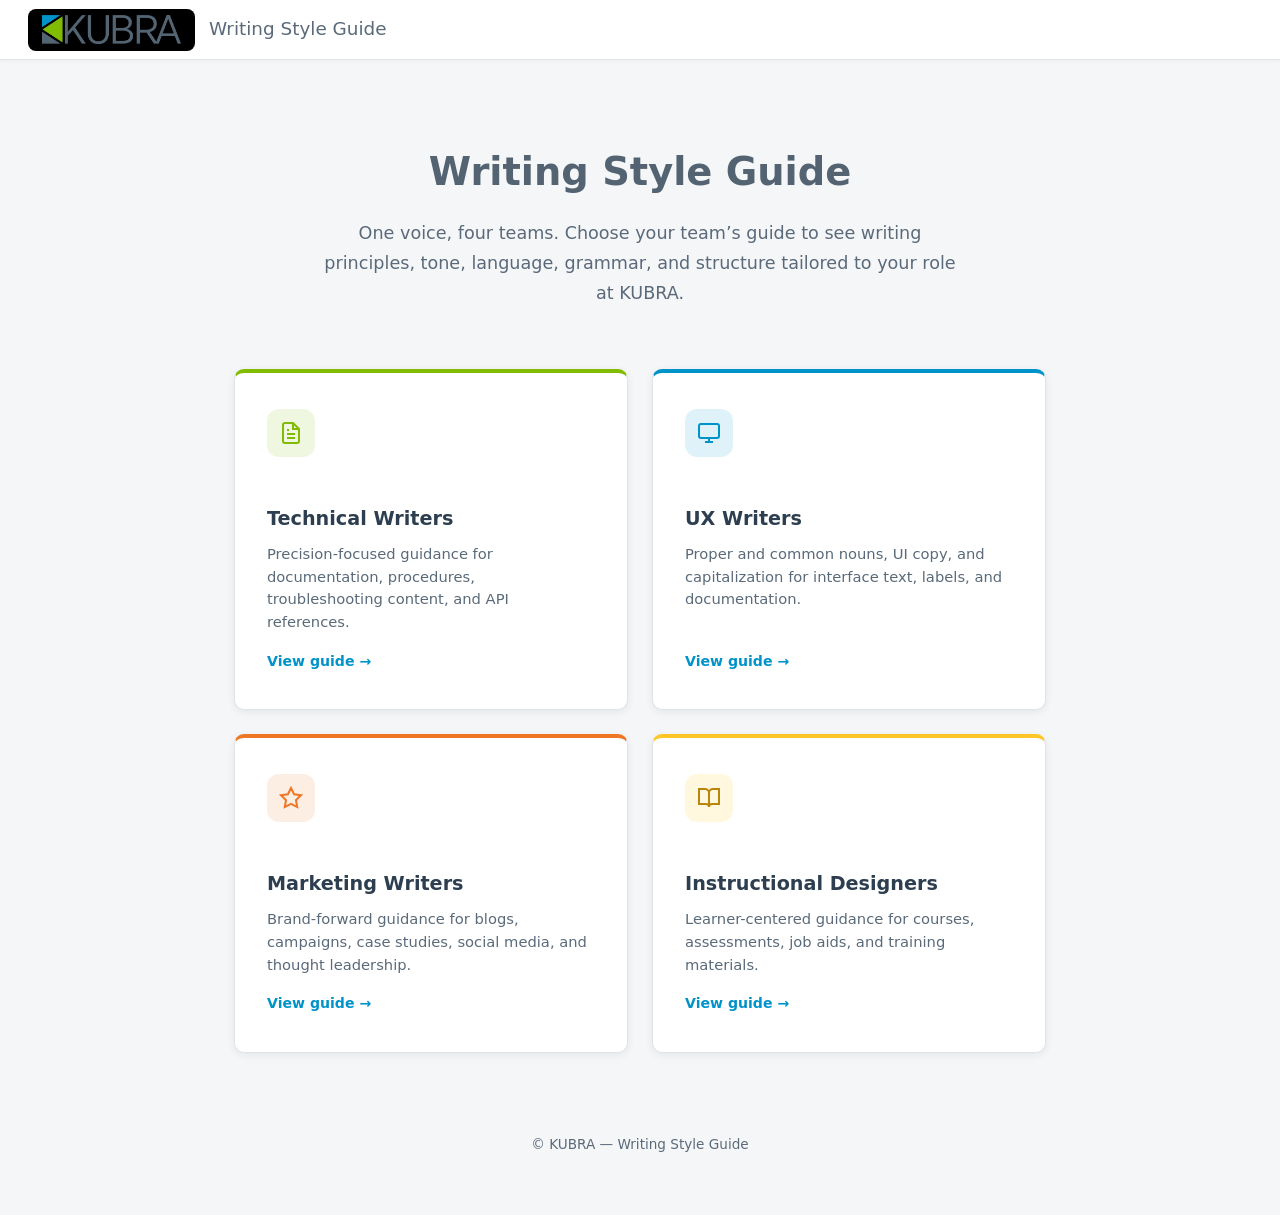
<file: index.html>
<!DOCTYPE html>
<html lang="en">
<head>
    <meta charset="UTF-8" />
    <meta name="viewport" content="width=device-width, initial-scale=1.0" />
    <title>KUBRA Writing Style Guide</title>
    <link rel="stylesheet" href="style.css" />
</head>
<body class="hub-body">
    <header class="hub-header">
        <div class="hub-header__logo">
            <span class="brand-logo-wrap">
                <img class="brand-logo" src="images/kubra-logo.png" alt="KUBRA" width="140" height="36" />
            </span>
            <span class="hub-header__title"><em>Writing Style Guide</em></span>
        </div>
    </header>

    <section class="hub-hero">
        <h1>Writing Style Guide</h1>
        <p>One voice, four teams. Choose your team&rsquo;s guide to see writing principles, tone, language, grammar, and structure tailored to your role at KUBRA.</p>
    </section>

    <div class="hub-grid">
        <a href="tw.html" class="hub-card hub-card--tw">
            <div class="hub-card__icon">
                <svg width="24" height="24" viewBox="0 0 24 24" fill="none" stroke="currentColor" stroke-width="2"><path d="M14 2H6a2 2 0 0 0-2 2v16a2 2 0 0 0 2 2h12a2 2 0 0 0 2-2V8z"/><polyline points="14 2 14 8 20 8"/><line x1="16" y1="13" x2="8" y2="13"/><line x1="16" y1="17" x2="8" y2="17"/><polyline points="10 9 9 9 8 9"/></svg>
            </div>
            <h2>Technical Writers</h2>
            <p>Precision-focused guidance for documentation, procedures, troubleshooting content, and API references.</p>
            <span class="hub-card__link">View guide &rarr;</span>
        </a>

        <a href="ux.html" class="hub-card hub-card--ux">
            <div class="hub-card__icon">
                <svg width="24" height="24" viewBox="0 0 24 24" fill="none" stroke="currentColor" stroke-width="2"><rect x="2" y="3" width="20" height="14" rx="2" ry="2"/><line x1="8" y1="21" x2="16" y2="21"/><line x1="12" y1="17" x2="12" y2="21"/></svg>
            </div>
            <h2>UX Writers</h2>
            <p>Proper and common nouns, UI copy, and capitalization for interface text, labels, and documentation.</p>
            <span class="hub-card__link">View guide &rarr;</span>
        </a>

        <a href="mktg.html" class="hub-card hub-card--mktg">
            <div class="hub-card__icon">
                <svg width="24" height="24" viewBox="0 0 24 24" fill="none" stroke="currentColor" stroke-width="2"><polygon points="12 2 15.09 8.26 22 9.27 17 14.14 18.18 21.02 12 17.77 5.82 21.02 7 14.14 2 9.27 8.91 8.26 12 2"/></svg>
            </div>
            <h2>Marketing Writers</h2>
            <p>Brand-forward guidance for blogs, campaigns, case studies, social media, and thought leadership.</p>
            <span class="hub-card__link">View guide &rarr;</span>
        </a>

        <a href="id.html" class="hub-card hub-card--id">
            <div class="hub-card__icon">
                <svg width="24" height="24" viewBox="0 0 24 24" fill="none" stroke="currentColor" stroke-width="2"><path d="M2 3h6a4 4 0 0 1 4 4v14a3 3 0 0 0-3-3H2z"/><path d="M22 3h-6a4 4 0 0 0-4 4v14a3 3 0 0 1 3-3h7z"/></svg>
            </div>
            <h2>Instructional Designers</h2>
            <p>Learner-centered guidance for courses, assessments, job aids, and training materials.</p>
            <span class="hub-card__link">View guide &rarr;</span>
        </a>
    </div>

    <footer class="hub-footer">
        <p>&copy; KUBRA &mdash; Writing Style Guide</p>
    </footer>
</body>
</html>
</file>
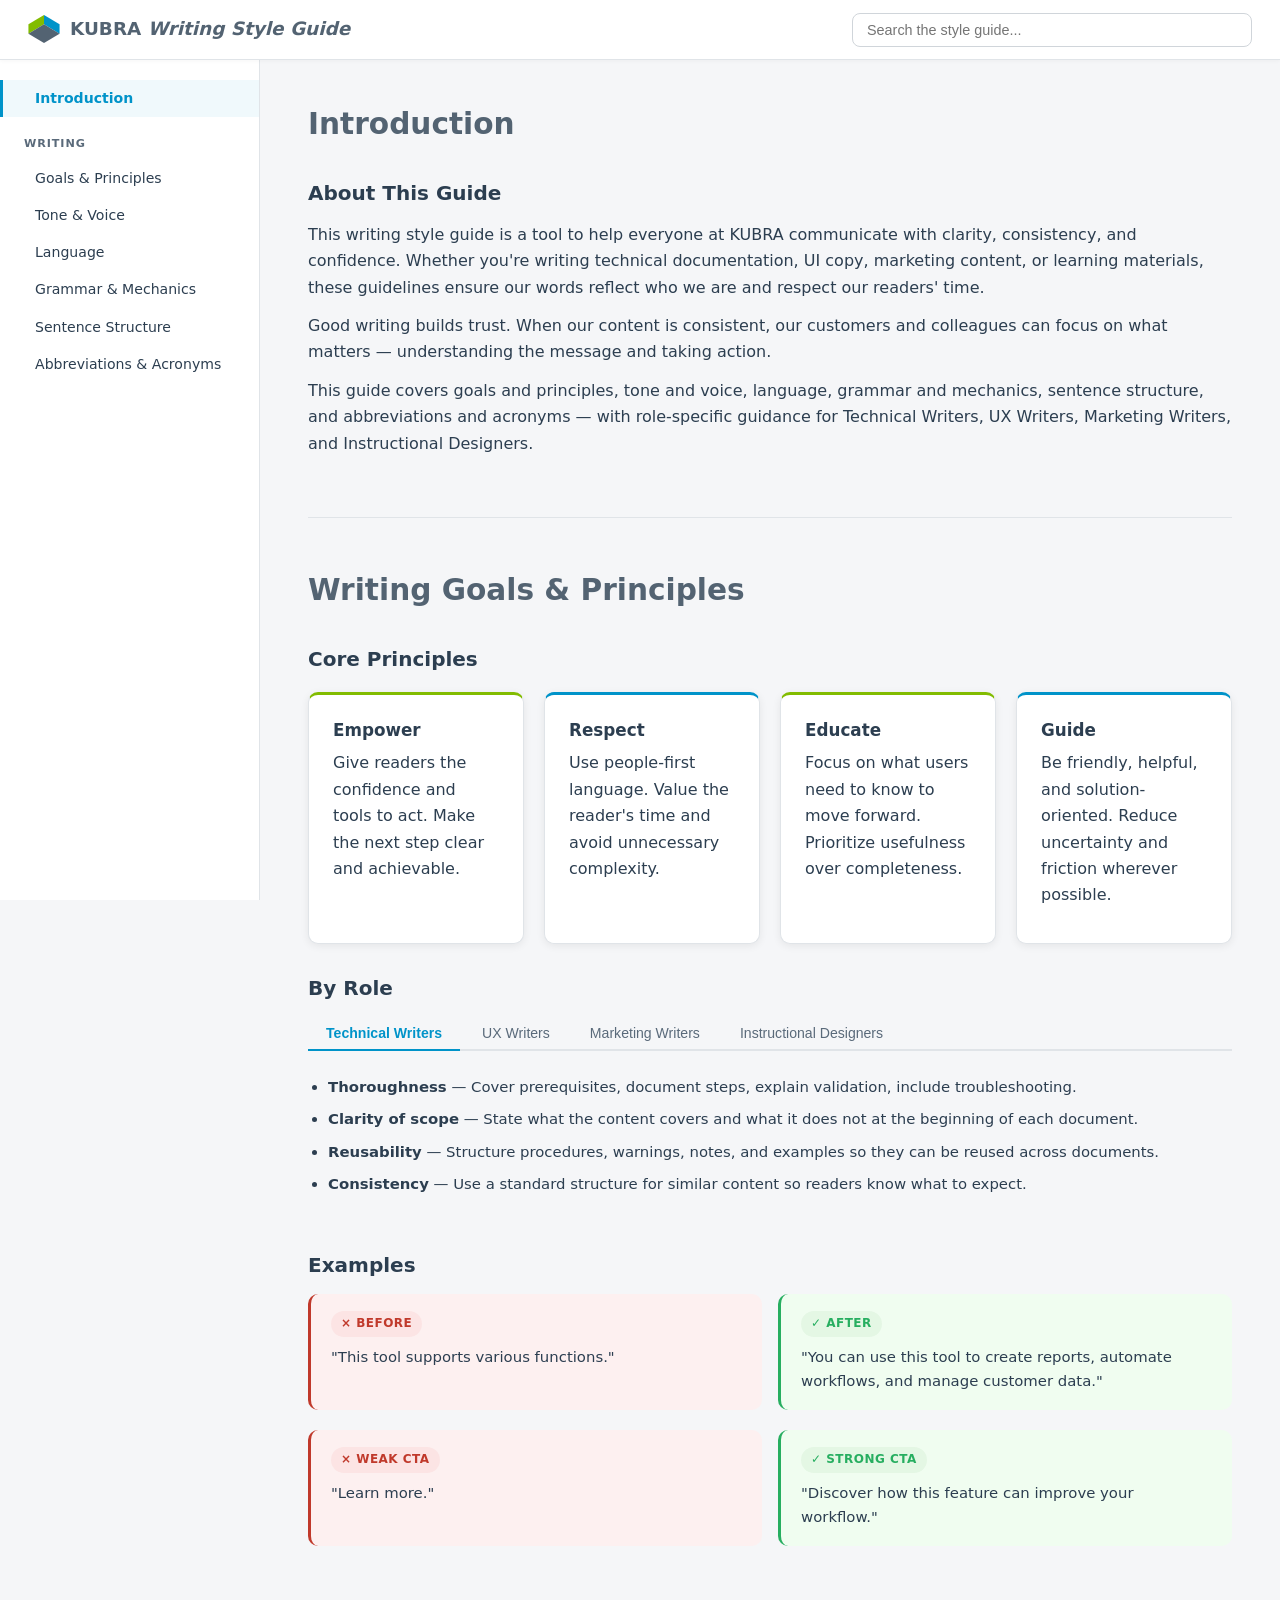
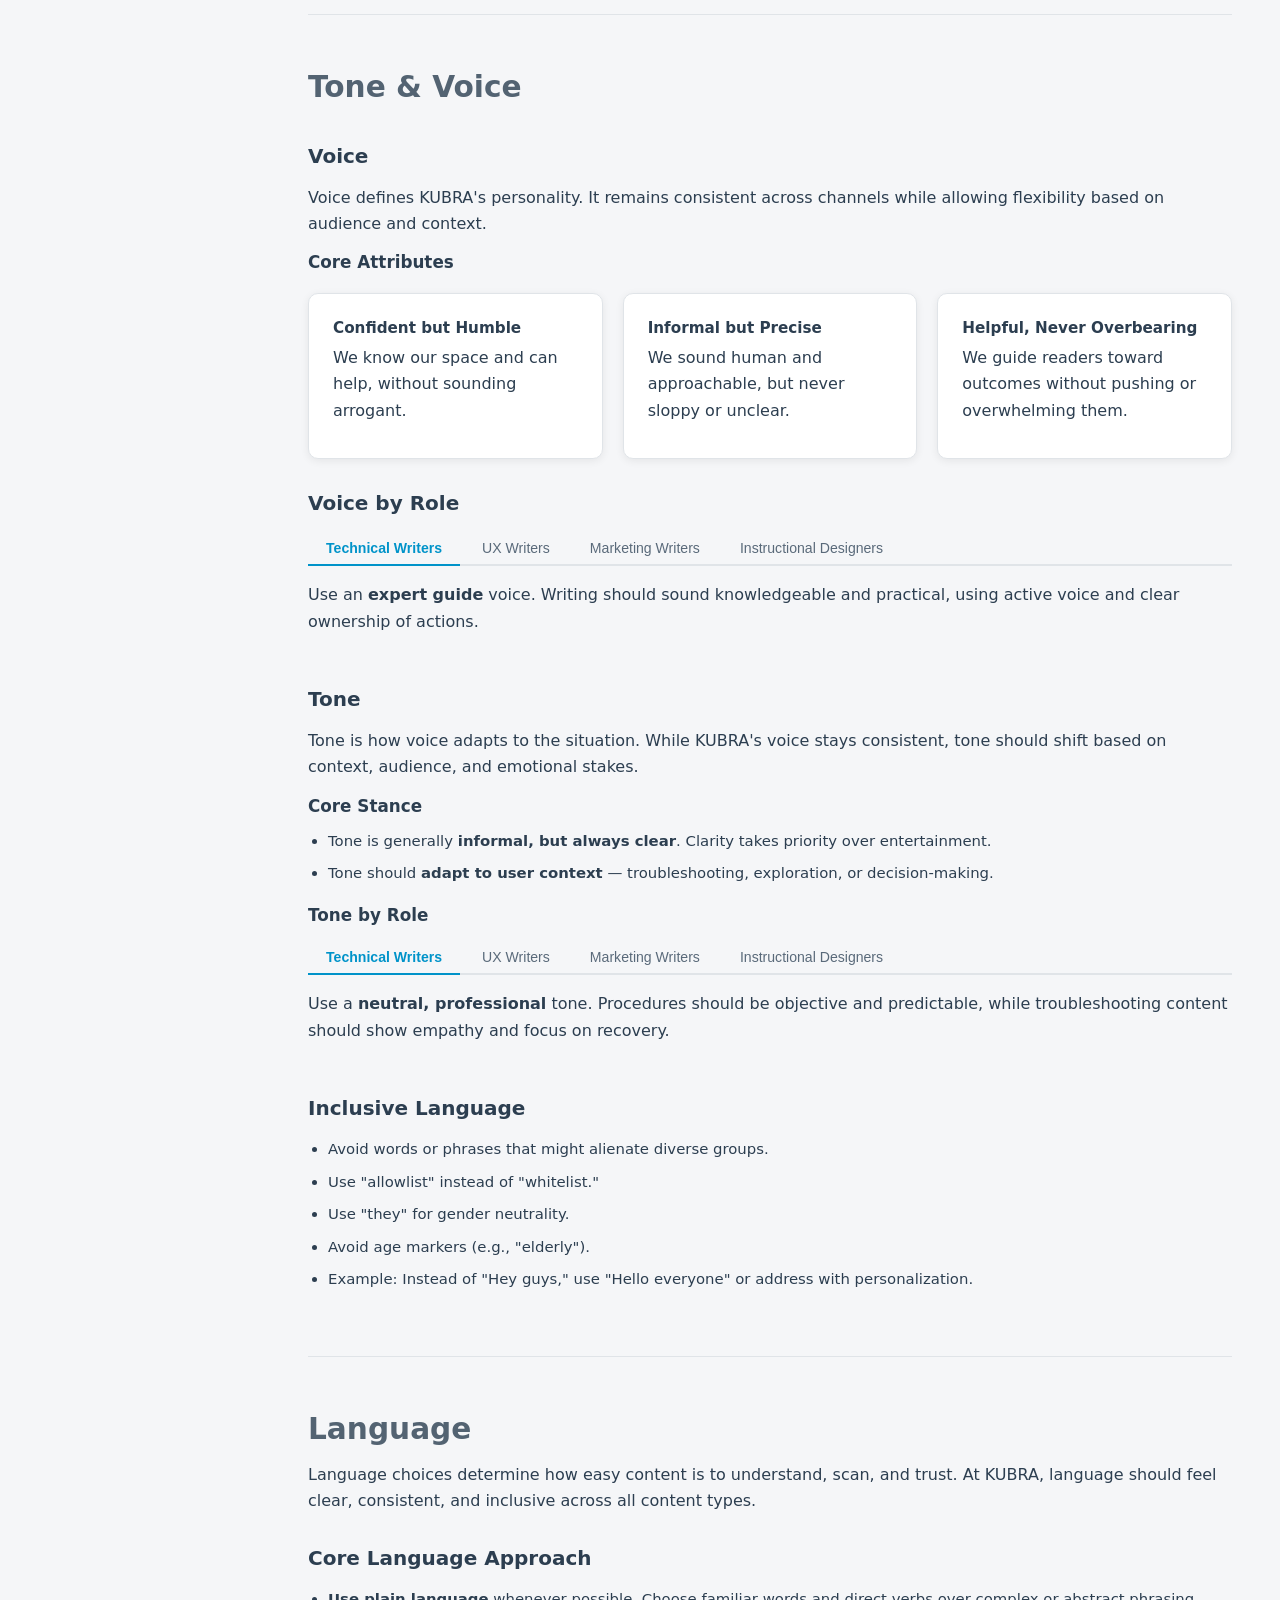
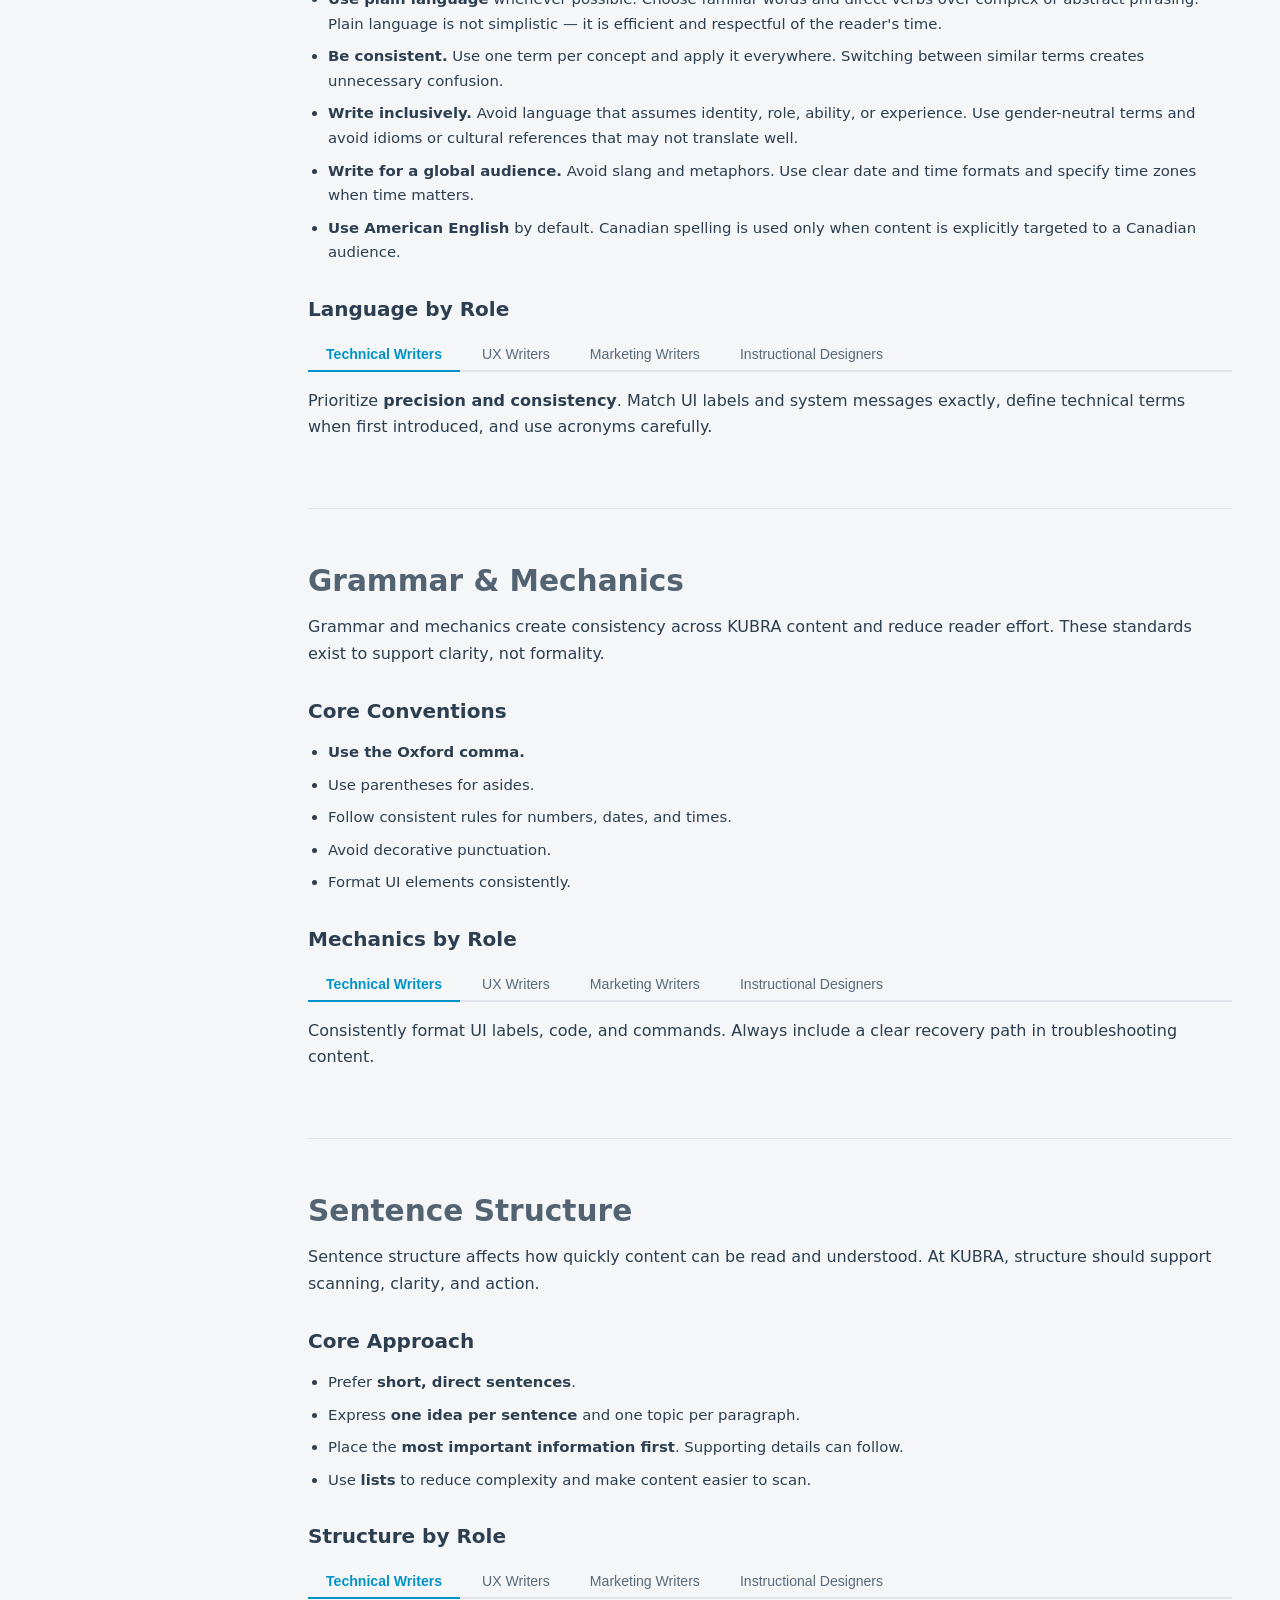
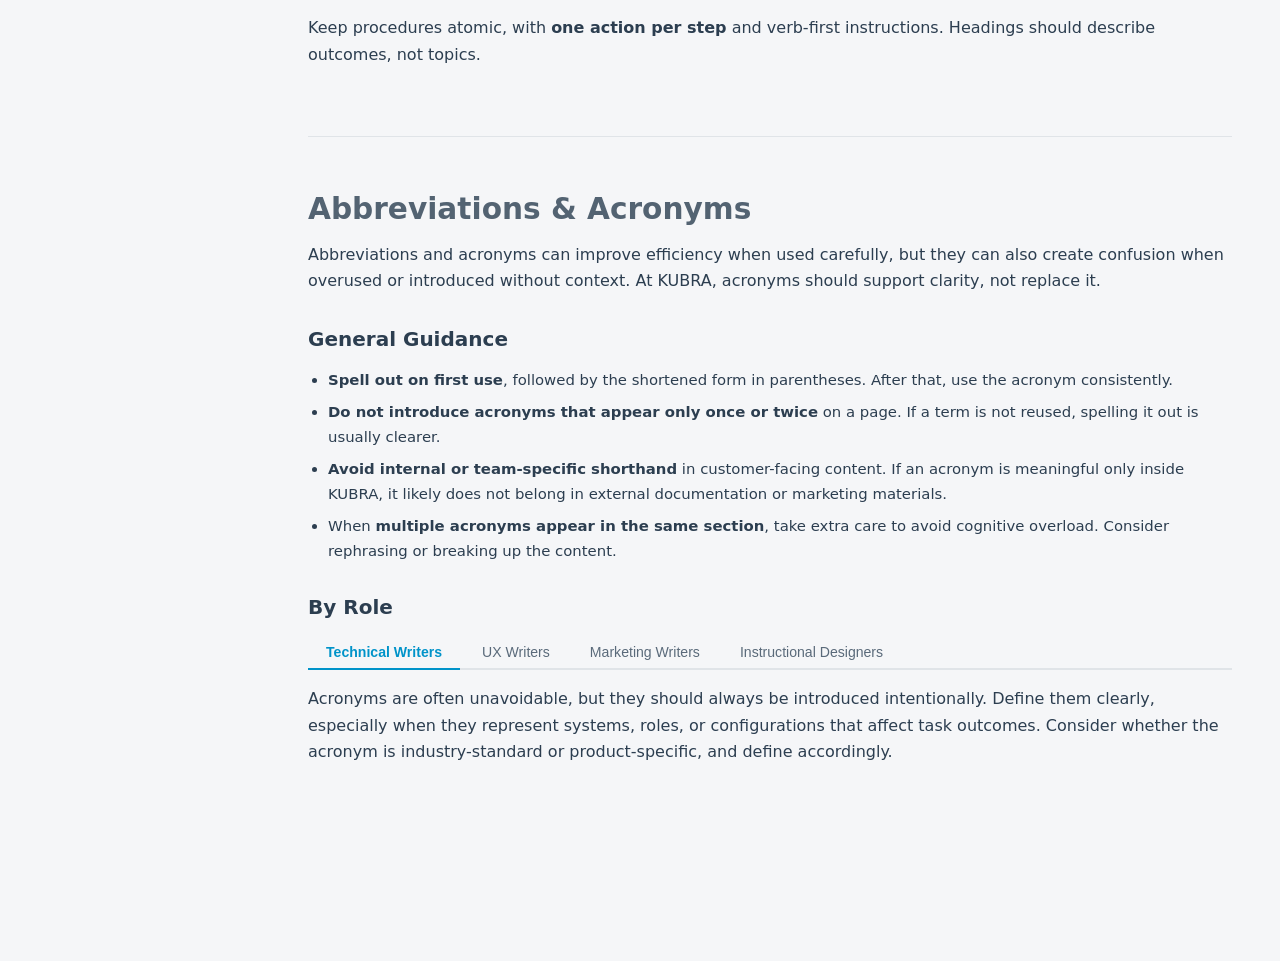
<file: final_index.html>
<!DOCTYPE html>
<html lang="en">
<head>
  <meta charset="UTF-8" />
  <meta name="viewport" content="width=device-width, initial-scale=1.0" />
  <title>KUBRA Writing Style Guide</title>
  <link rel="stylesheet" href="style.css" />
</head>
<body>
  <header class="top-bar">
    <div class="top-bar__logo">
      <svg viewBox="0 0 40 36" width="32" height="28" aria-hidden="true">
        <polygon points="20,0 0,12 0,24 20,12" fill="#82BC00"/>
        <polygon points="20,0 40,12 40,24 20,12" fill="#0093C9"/>
        <polygon points="20,12 0,24 20,36 40,24" fill="#536372"/>
      </svg>
      <span>KUBRA <em>Writing Style Guide</em></span>
    </div>
    <div class="top-bar__search">
      <input type="text" id="searchInput" placeholder="Search the style guide..." autocomplete="off" />
    </div>
  </header>
  <nav class="sidebar" id="sidebar">
    <ul>
      <li><a href="#introduction" class="nav-link active" data-section="introduction">Introduction</a></li>
      <li>
        <span class="nav-group-label">Writing</span>
        <ul>
          <li><a href="#writing-principles" class="nav-link" data-section="writing-principles">Goals &amp; Principles</a></li>
          <li><a href="#tone-voice" class="nav-link" data-section="tone-voice">Tone &amp; Voice</a></li>
          <li><a href="#language" class="nav-link" data-section="language">Language</a></li>
          <li><a href="#grammar" class="nav-link" data-section="grammar">Grammar &amp; Mechanics</a></li>
          <li><a href="#sentence-structure" class="nav-link" data-section="sentence-structure">Sentence Structure</a></li>
          <li><a href="#abbreviations" class="nav-link" data-section="abbreviations">Abbreviations &amp; Acronyms</a></li>
        </ul>
      </li>
    </ul>
  </nav>
  <main class="content" id="content">
    <section id="introduction" class="section">
      <h1>Introduction</h1>
      <h2>About This Guide</h2>
      <p>This writing style guide is a tool to help everyone at KUBRA communicate with clarity, consistency, and confidence. Whether you're writing technical documentation, UI copy, marketing content, or learning materials, these guidelines ensure our words reflect who we are and respect our readers' time.</p>
      <p>Good writing builds trust. When our content is consistent, our customers and colleagues can focus on what matters — understanding the message and taking action.</p>
      <p>This guide covers goals and principles, tone and voice, language, grammar and mechanics, sentence structure, and abbreviations and acronyms — with role-specific guidance for Technical Writers, UX Writers, Marketing Writers, and Instructional Designers.</p>
    </section>
    <section id="writing-principles" class="section">
      <h1>Writing Goals &amp; Principles</h1>
      <h2>Core Principles</h2>
      <div class="card-row card-row--quad">
        <div class="card card--accent-green"><h3>Empower</h3><p>Give readers the confidence and tools to act. Make the next step clear and achievable.</p></div>
        <div class="card card--accent-blue"><h3>Respect</h3><p>Use people-first language. Value the reader's time and avoid unnecessary complexity.</p></div>
        <div class="card card--accent-green"><h3>Educate</h3><p>Focus on what users need to know to move forward. Prioritize usefulness over completeness.</p></div>
        <div class="card card--accent-blue"><h3>Guide</h3><p>Be friendly, helpful, and solution-oriented. Reduce uncertainty and friction wherever possible.</p></div>
      </div>
      <h2>By Role</h2>
      <div class="role-tabs">
        <button class="role-tab active" data-role="tw-principles">Technical Writers</button>
        <button class="role-tab" data-role="ux-principles">UX Writers</button>
        <button class="role-tab" data-role="mktg-principles">Marketing Writers</button>
        <button class="role-tab" data-role="id-principles">Instructional Designers</button>
      </div>
      <div class="role-content" id="tw-principles"><ul class="styled-list"><li><strong>Thoroughness</strong> — Cover prerequisites, document steps, explain validation, include troubleshooting.</li><li><strong>Clarity of scope</strong> — State what the content covers and what it does not at the beginning of each document.</li><li><strong>Reusability</strong> — Structure procedures, warnings, notes, and examples so they can be reused across documents.</li><li><strong>Consistency</strong> — Use a standard structure for similar content so readers know what to expect.</li></ul></div>
      <div class="role-content hidden" id="ux-principles"><ul class="styled-list"><li><strong>Microcopy focus</strong> — Every label, tooltip, and message should help users understand what to do next.</li><li><strong>Context awareness</strong> — Reflect the current UI state and user progress in system messages.</li><li><strong>Brevity</strong> — Keep copy short and focused, especially in constrained spaces.</li><li><strong>Predictive assistance</strong> — Anticipate common questions and address them before they interrupt the flow.</li></ul></div>
      <div class="role-content hidden" id="mktg-principles"><ul class="styled-list"><li><strong>Benefit-first messaging</strong> — Lead with outcomes and value, not features.</li><li><strong>Audience awareness</strong> — Tailor language to the reader's role, goals, and stage in the journey.</li><li><strong>Credibility</strong> — Support claims with examples, data, or customer outcomes.</li><li><strong>Clear calls to action</strong> — Make the next step obvious and easy to take.</li></ul></div>
      <div class="role-content hidden" id="id-principles"><ul class="styled-list"><li><strong>Learning objectives</strong> — Clearly state what learners will be able to do by the end of a section or module.</li><li><strong>Scaffolded learning</strong> — Introduce concepts gradually and build through guided practice.</li><li><strong>Engagement</strong> — Reinforce learning with activities, scenarios, or reflection.</li><li><strong>Accessibility</strong> — Design content that supports different learning styles and abilities.</li></ul></div>
      <h2>Examples</h2>
      <div class="example-block"><div class="example example--dont"><span class="badge badge--dont">× Before</span><p>"This tool supports various functions."</p></div><div class="example example--do"><span class="badge badge--do">✓ After</span><p>"You can use this tool to create reports, automate workflows, and manage customer data."</p></div></div>
      <div class="example-block"><div class="example example--dont"><span class="badge badge--dont">× Weak CTA</span><p>"Learn more."</p></div><div class="example example--do"><span class="badge badge--do">✓ Strong CTA</span><p>"Discover how this feature can improve your workflow."</p></div></div>
    </section>
    <section id="tone-voice" class="section">
      <h1>Tone &amp; Voice</h1>
      <h2>Voice</h2>
      <p>Voice defines KUBRA's personality. It remains consistent across channels while allowing flexibility based on audience and context.</p>
      <h3>Core Attributes</h3>
      <div class="card-row card-row--triple">
        <div class="card"><h4>Confident but Humble</h4><p>We know our space and can help, without sounding arrogant.</p></div>
        <div class="card"><h4>Informal but Precise</h4><p>We sound human and approachable, but never sloppy or unclear.</p></div>
        <div class="card"><h4>Helpful, Never Overbearing</h4><p>We guide readers toward outcomes without pushing or overwhelming them.</p></div>
      </div>
      <h2>Voice by Role</h2>
      <div class="role-tabs">
        <button class="role-tab active" data-role="tw-voice">Technical Writers</button>
        <button class="role-tab" data-role="ux-voice">UX Writers</button>
        <button class="role-tab" data-role="mktg-voice">Marketing Writers</button>
        <button class="role-tab" data-role="id-voice">Instructional Designers</button>
      </div>
      <div class="role-content" id="tw-voice"><p>Use an <strong>expert guide</strong> voice. Writing should sound knowledgeable and practical, using active voice and clear ownership of actions.</p></div>
      <div class="role-content hidden" id="ux-voice"><p>Act as a <strong>friendly companion</strong> in the interface. Writing should feel conversational, supportive, and focused on helping users move forward.</p></div>
      <div class="role-content hidden" id="mktg-voice"><p>Act as <strong>brand ambassadors</strong>. Writing should reflect KUBRA's energy and confidence while staying grounded in real customer needs and outcomes.</p></div>
      <div class="role-content hidden" id="id-voice"><p>Act as <strong>encouraging coaches</strong>. Writing should build confidence, normalize challenge, and help learners feel capable as they progress.</p></div>
      <h2>Tone</h2>
      <p>Tone is how voice adapts to the situation. While KUBRA's voice stays consistent, tone should shift based on context, audience, and emotional stakes.</p>
      <h3>Core Stance</h3>
      <ul class="styled-list">
        <li>Tone is generally <strong>informal, but always clear</strong>. Clarity takes priority over entertainment.</li>
        <li>Tone should <strong>adapt to user context</strong> — troubleshooting, exploration, or decision-making.</li>
      </ul>
      <h3>Tone by Role</h3>
      <div class="role-tabs">
        <button class="role-tab active" data-role="tw-tone">Technical Writers</button>
        <button class="role-tab" data-role="ux-tone">UX Writers</button>
        <button class="role-tab" data-role="mktg-tone">Marketing Writers</button>
        <button class="role-tab" data-role="id-tone">Instructional Designers</button>
      </div>
      <div class="role-content" id="tw-tone"><p>Use a <strong>neutral, professional</strong> tone. Procedures should be objective and predictable, while troubleshooting content should show empathy and focus on recovery.</p></div>
      <div class="role-content hidden" id="ux-tone"><p>Use a <strong>conversational</strong> tone in normal flows, a <strong>calm and reassuring</strong> tone in error states, and a <strong>brief, positive</strong> tone in success messages.</p></div>
      <div class="role-content hidden" id="mktg-tone"><p>Vary tone by content type. Blogs, social posts, and most emails are <strong>informal and approachable</strong>. White papers are more <strong>formal and focused on thought leadership</strong>. Case studies are <strong>factual and client-approved</strong>. Press releases are <strong>concise, factual, and energetic</strong>.</p></div>
      <div class="role-content hidden" id="id-tone"><p>Use a <strong>supportive and motivational</strong> tone. Learning content should feel encouraging, while assessments should be clear and direct.</p><p><em>Example:</em> "Great start! Let's move on to more advanced techniques."</p></div>
      <h2>Inclusive Language</h2>
      <ul class="styled-list">
        <li>Avoid words or phrases that might alienate diverse groups.</li>
        <li>Use "allowlist" instead of "whitelist."</li>
        <li>Use "they" for gender neutrality.</li>
        <li>Avoid age markers (e.g., "elderly").</li>
        <li>Example: Instead of "Hey guys," use "Hello everyone" or address with personalization.</li>
      </ul>
    </section>
    <section id="language" class="section">
      <h1>Language</h1>
      <p>Language choices determine how easy content is to understand, scan, and trust. At KUBRA, language should feel clear, consistent, and inclusive across all content types.</p>
      <h2>Core Language Approach</h2>
      <ul class="styled-list">
        <li><strong>Use plain language</strong> whenever possible. Choose familiar words and direct verbs over complex or abstract phrasing. Plain language is not simplistic — it is efficient and respectful of the reader's time.</li>
        <li><strong>Be consistent.</strong> Use one term per concept and apply it everywhere. Switching between similar terms creates unnecessary confusion.</li>
        <li><strong>Write inclusively.</strong> Avoid language that assumes identity, role, ability, or experience. Use gender-neutral terms and avoid idioms or cultural references that may not translate well.</li>
        <li><strong>Write for a global audience.</strong> Avoid slang and metaphors. Use clear date and time formats and specify time zones when time matters.</li>
        <li><strong>Use American English</strong> by default. Canadian spelling is used only when content is explicitly targeted to a Canadian audience.</li>
      </ul>
      <h2>Language by Role</h2>
      <div class="role-tabs">
        <button class="role-tab active" data-role="tw-lang">Technical Writers</button>
        <button class="role-tab" data-role="ux-lang">UX Writers</button>
        <button class="role-tab" data-role="mktg-lang">Marketing Writers</button>
        <button class="role-tab" data-role="id-lang">Instructional Designers</button>
      </div>
      <div class="role-content" id="tw-lang"><p>Prioritize <strong>precision and consistency</strong>. Match UI labels and system messages exactly, define technical terms when first introduced, and use acronyms carefully.</p></div>
      <div class="role-content hidden" id="ux-lang"><p>Mirror how users <strong>think and speak</strong>. Use familiar language, clear action verbs, and concise phrasing that supports quick decision-making in the interface.</p></div>
      <div class="role-content hidden" id="mktg-lang"><p>Translate product capabilities into <strong>customer value</strong>. Language should be conversational, accurate, and empathetic — avoiding hype or unsupported claims.</p></div>
      <div class="role-content hidden" id="id-lang"><p>Use <strong>learner-centered language</strong>. Address learners directly, use consistent instructional verbs, and reinforce terminology through repetition and practice.</p></div>
    </section>
    <section id="grammar" class="section">
      <h1>Grammar &amp; Mechanics</h1>
      <p>Grammar and mechanics create consistency across KUBRA content and reduce reader effort. These standards exist to support clarity, not formality.</p>
      <h2>Core Conventions</h2>
      <ul class="styled-list">
        <li><strong>Use the Oxford comma.</strong></li>
        <li>Use parentheses for asides.</li>
        <li>Follow consistent rules for numbers, dates, and times.</li>
        <li>Avoid decorative punctuation.</li>
        <li>Format UI elements consistently.</li>
      </ul>
      <h2>Mechanics by Role</h2>
      <div class="role-tabs">
        <button class="role-tab active" data-role="tw-grammar">Technical Writers</button>
        <button class="role-tab" data-role="ux-grammar">UX Writers</button>
        <button class="role-tab" data-role="mktg-grammar">Marketing Writers</button>
        <button class="role-tab" data-role="id-grammar">Instructional Designers</button>
      </div>
      <div class="role-content" id="tw-grammar"><p>Consistently format UI labels, code, and commands. Always include a clear recovery path in troubleshooting content.</p></div>
      <div class="role-content hidden" id="ux-grammar"><p>Use sentence case for UI text, keep punctuation minimal, and maintain consistent message patterns across similar interactions.</p></div>
      <div class="role-content hidden" id="mktg-grammar"><p>Optimize mechanics for readability and scanning, using numerals and formatting where they improve clarity.</p></div>
      <div class="role-content hidden" id="id-grammar"><p>Use consistent labeling for modules and activities, parallel structure in objectives, and clear, supportive feedback.</p></div>
    </section>
    <section id="sentence-structure" class="section">
      <h1>Sentence Structure</h1>
      <p>Sentence structure affects how quickly content can be read and understood. At KUBRA, structure should support scanning, clarity, and action.</p>
      <h2>Core Approach</h2>
      <ul class="styled-list">
        <li>Prefer <strong>short, direct sentences</strong>.</li>
        <li>Express <strong>one idea per sentence</strong> and one topic per paragraph.</li>
        <li>Place the <strong>most important information first</strong>. Supporting details can follow.</li>
        <li>Use <strong>lists</strong> to reduce complexity and make content easier to scan.</li>
      </ul>
      <h2>Structure by Role</h2>
      <div class="role-tabs">
        <button class="role-tab active" data-role="tw-sentence">Technical Writers</button>
        <button class="role-tab" data-role="ux-sentence">UX Writers</button>
        <button class="role-tab" data-role="mktg-sentence">Marketing Writers</button>
        <button class="role-tab" data-role="id-sentence">Instructional Designers</button>
      </div>
      <div class="role-content" id="tw-sentence"><p>Keep procedures atomic, with <strong>one action per step</strong> and verb-first instructions. Headings should describe outcomes, not topics.</p></div>
      <div class="role-content hidden" id="ux-sentence"><p>Keep labels and messages short. <strong>Sentence fragments are acceptable</strong> when context makes meaning clear.</p></div>
      <div class="role-content hidden" id="mktg-sentence"><p>Favor <strong>short sentences, clear subheadings, and white space</strong>. Dense paragraphs should be avoided.</p></div>
      <div class="role-content hidden" id="id-sentence"><p>Introduce a concept briefly, then move quickly into application. <strong>Instructions and explanations should be clearly separated.</strong></p></div>
    </section>
    <section id="abbreviations" class="section">
      <h1>Abbreviations &amp; Acronyms</h1>
      <p>Abbreviations and acronyms can improve efficiency when used carefully, but they can also create confusion when overused or introduced without context. At KUBRA, acronyms should support clarity, not replace it.</p>
      <h2>General Guidance</h2>
      <ul class="styled-list">
        <li><strong>Spell out on first use</strong>, followed by the shortened form in parentheses. After that, use the acronym consistently.</li>
        <li><strong>Do not introduce acronyms that appear only once or twice</strong> on a page. If a term is not reused, spelling it out is usually clearer.</li>
        <li><strong>Avoid internal or team-specific shorthand</strong> in customer-facing content. If an acronym is meaningful only inside KUBRA, it likely does not belong in external documentation or marketing materials.</li>
        <li>When <strong>multiple acronyms appear in the same section</strong>, take extra care to avoid cognitive overload. Consider rephrasing or breaking up the content.</li>
      </ul>
      <h2>By Role</h2>
      <div class="role-tabs">
        <button class="role-tab active" data-role="tw-abbr">Technical Writers</button>
        <button class="role-tab" data-role="ux-abbr">UX Writers</button>
        <button class="role-tab" data-role="mktg-abbr">Marketing Writers</button>
        <button class="role-tab" data-role="id-abbr">Instructional Designers</button>
      </div>
      <div class="role-content" id="tw-abbr"><p>Acronyms are often unavoidable, but they should always be introduced intentionally. Define them clearly, especially when they represent systems, roles, or configurations that affect task outcomes. Consider whether the acronym is industry-standard or product-specific, and define accordingly.</p></div>
      <div class="role-content hidden" id="ux-abbr"><p>Avoid acronyms in UI text whenever possible. Short interface copy should prioritize immediate understanding. Acronyms may be appropriate in tables, advanced settings, or constrained spaces only when the audience is familiar with them.</p></div>
      <div class="role-content hidden" id="mktg-abbr"><p>Use acronyms sparingly and only when they are well known to the intended audience. When in doubt, spell it out. Acronyms should never make messaging feel exclusive or overly technical.</p></div>
      <div class="role-content hidden" id="id-abbr"><p>Introduce acronyms early in a course and reinforce them consistently. Avoid introducing multiple new acronyms at once. If learners must remember an acronym, ensure it is reused in activities and assessments.</p></div>
    </section>
    <div id="noResults" class="no-results hidden">
      <svg width="48" height="48" viewBox="0 0 24 24" fill="none" stroke="#536372" stroke-width="1.5"><circle cx="11" cy="11" r="8"/><line x1="21" y1="21" x2="16.65" y2="16.65"/></svg>
      <p>No sections match your search. Try a different keyword.</p>
    </div>
  </main>
  <button class="back-to-top" id="backToTop" title="Back to top" aria-label="Back to top">↑</button>
  <script src="script.js"></script>
</body>
</html>
</file>
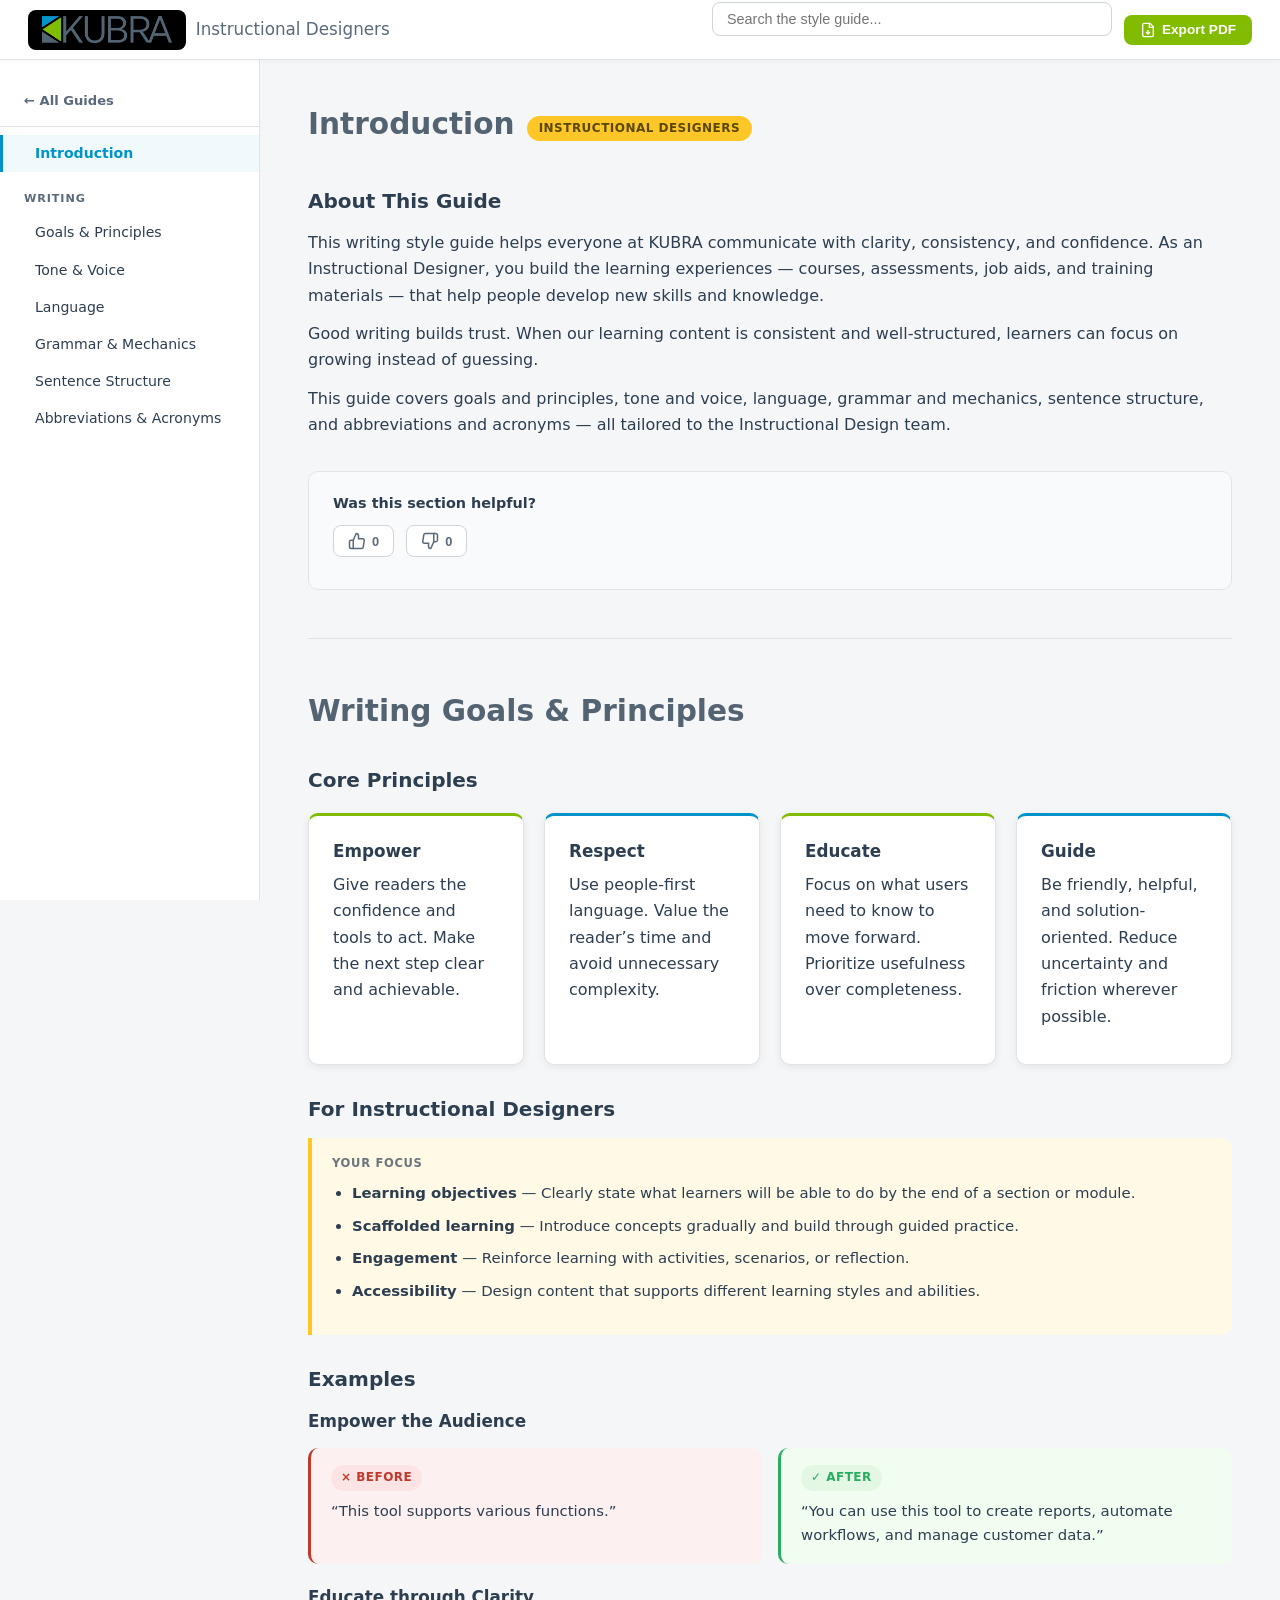
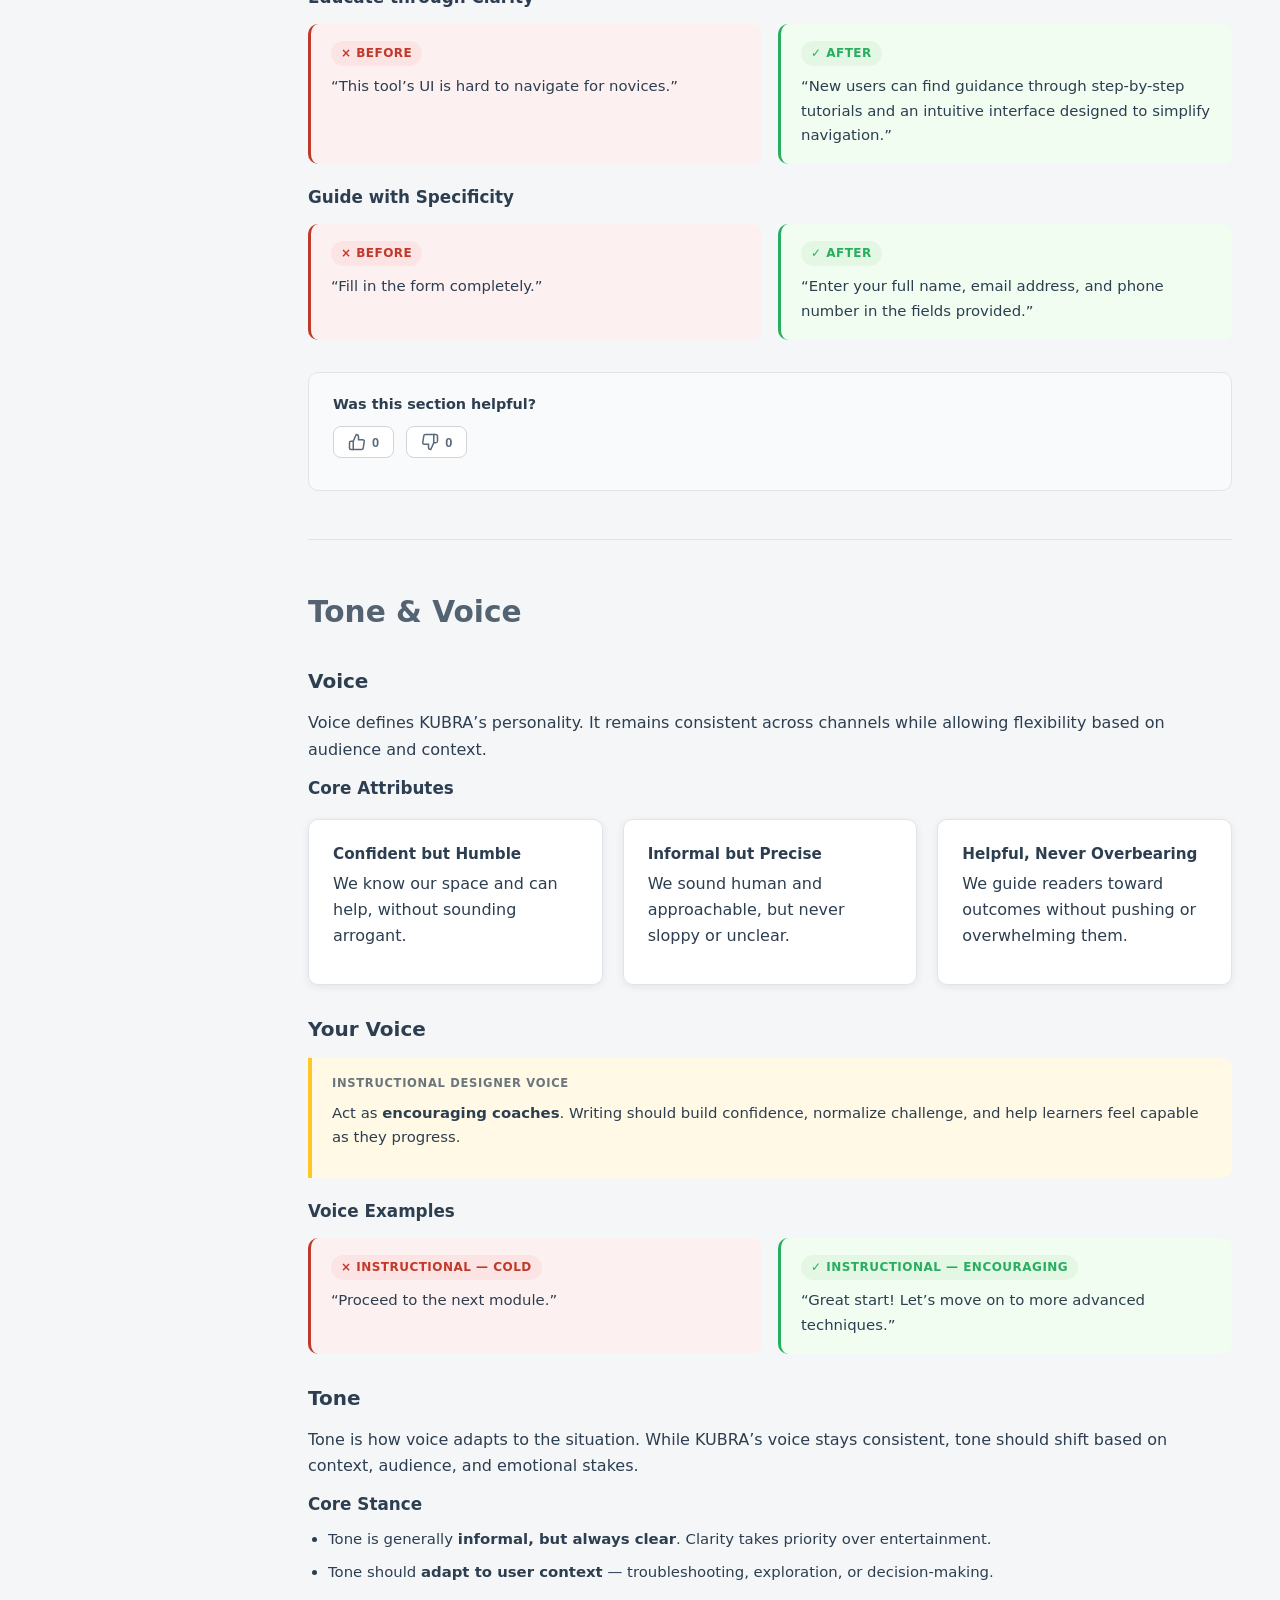
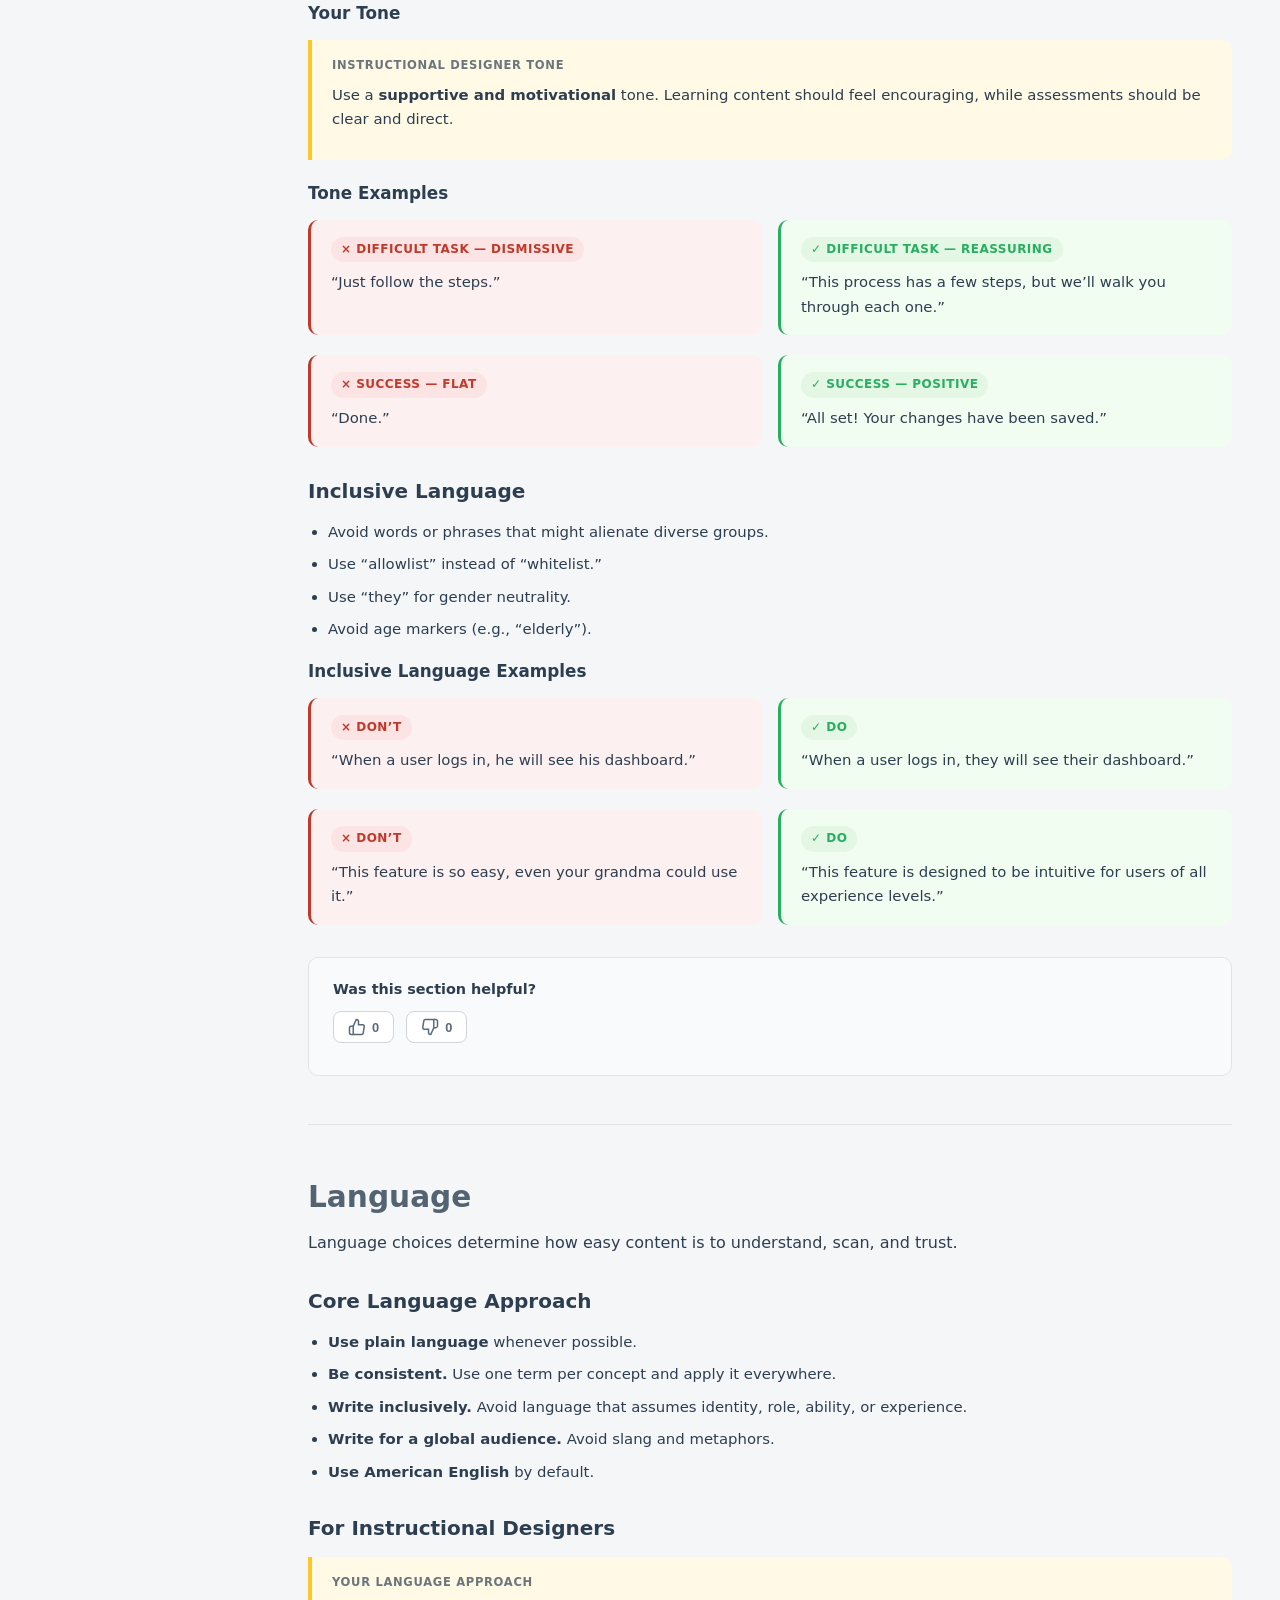
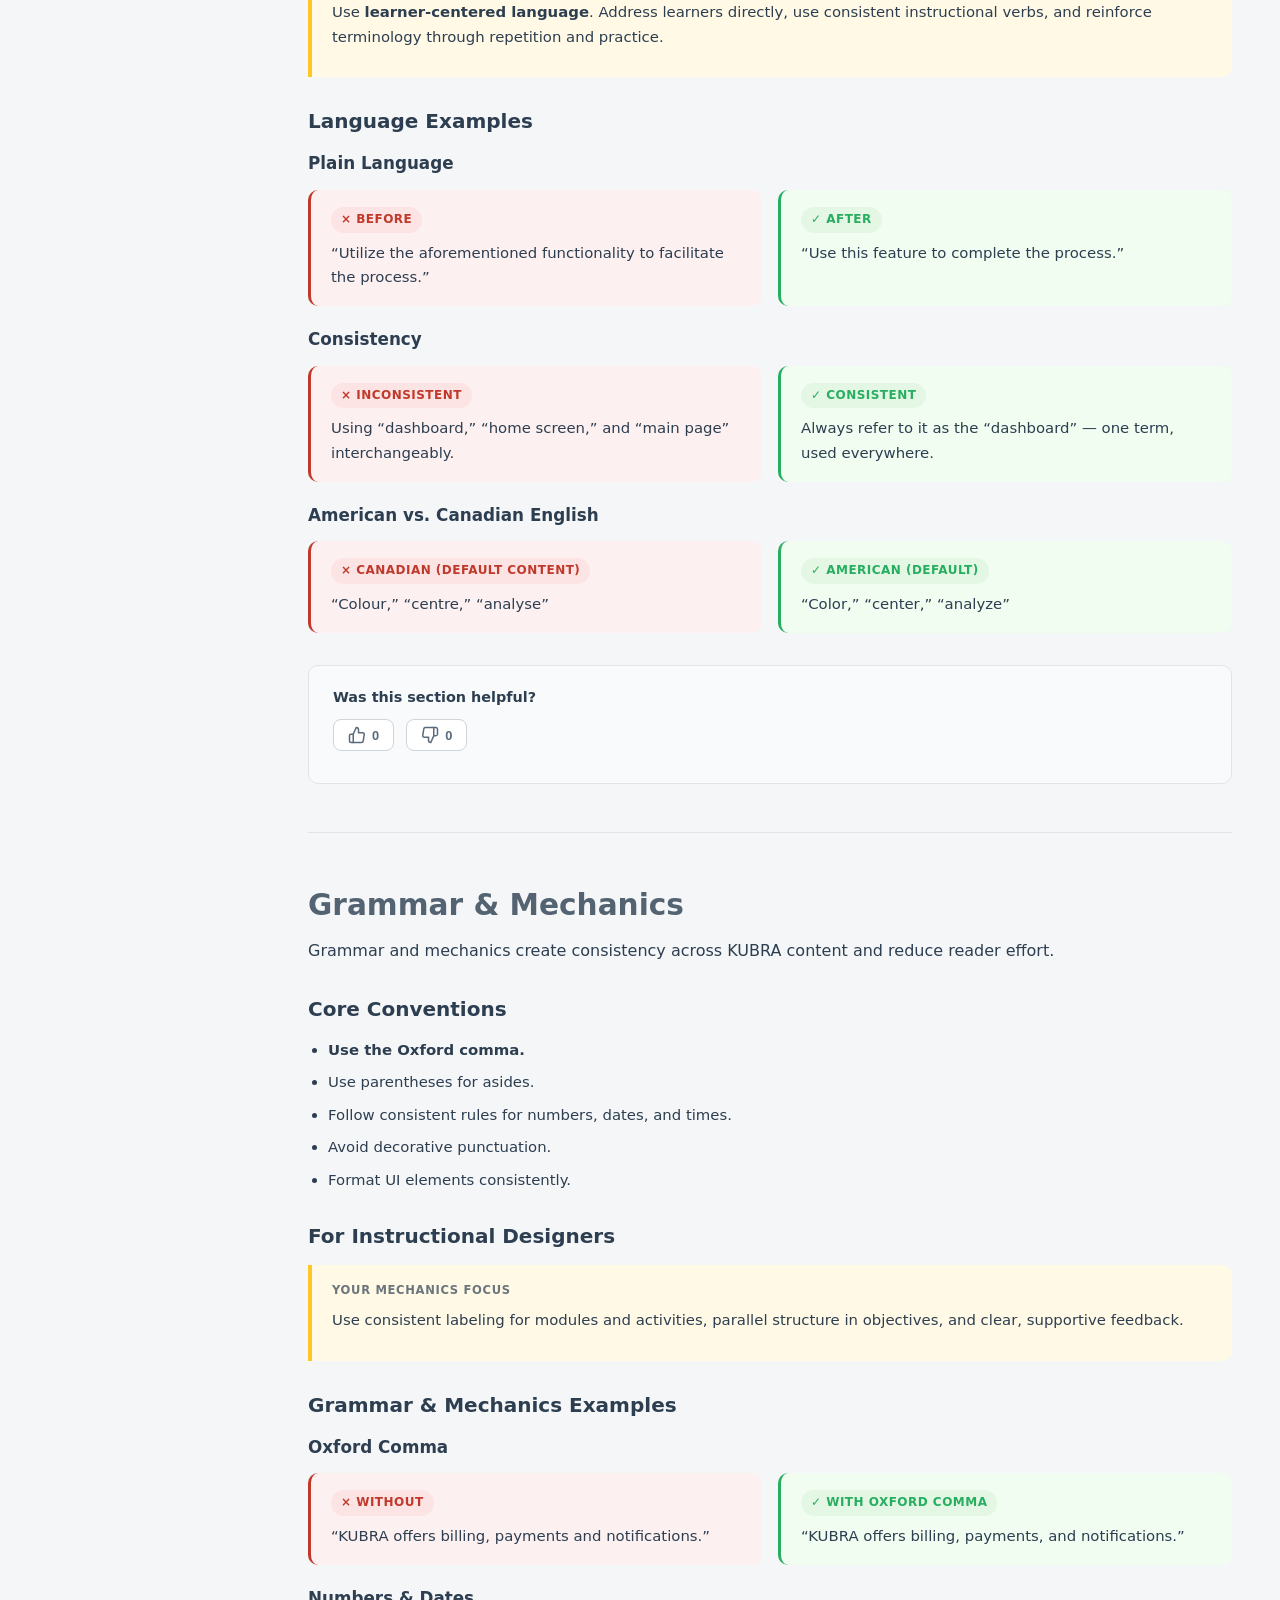
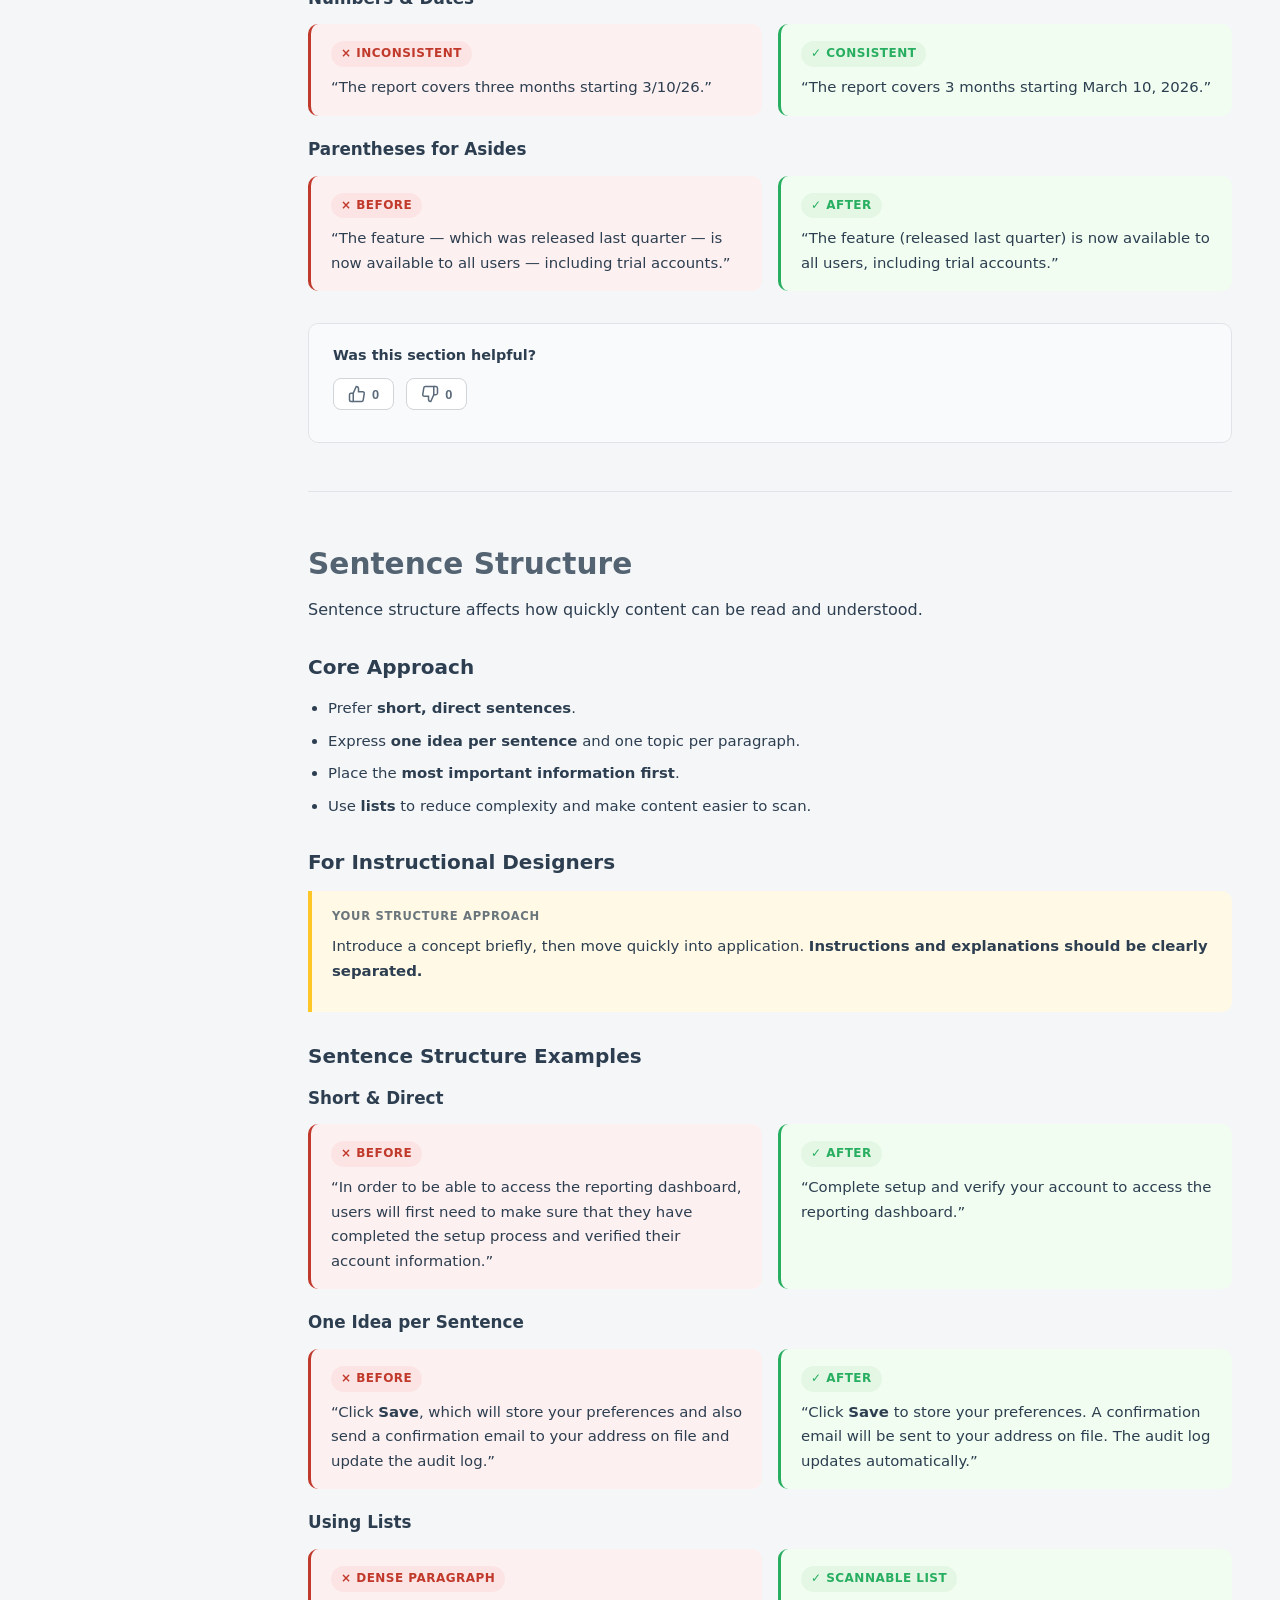
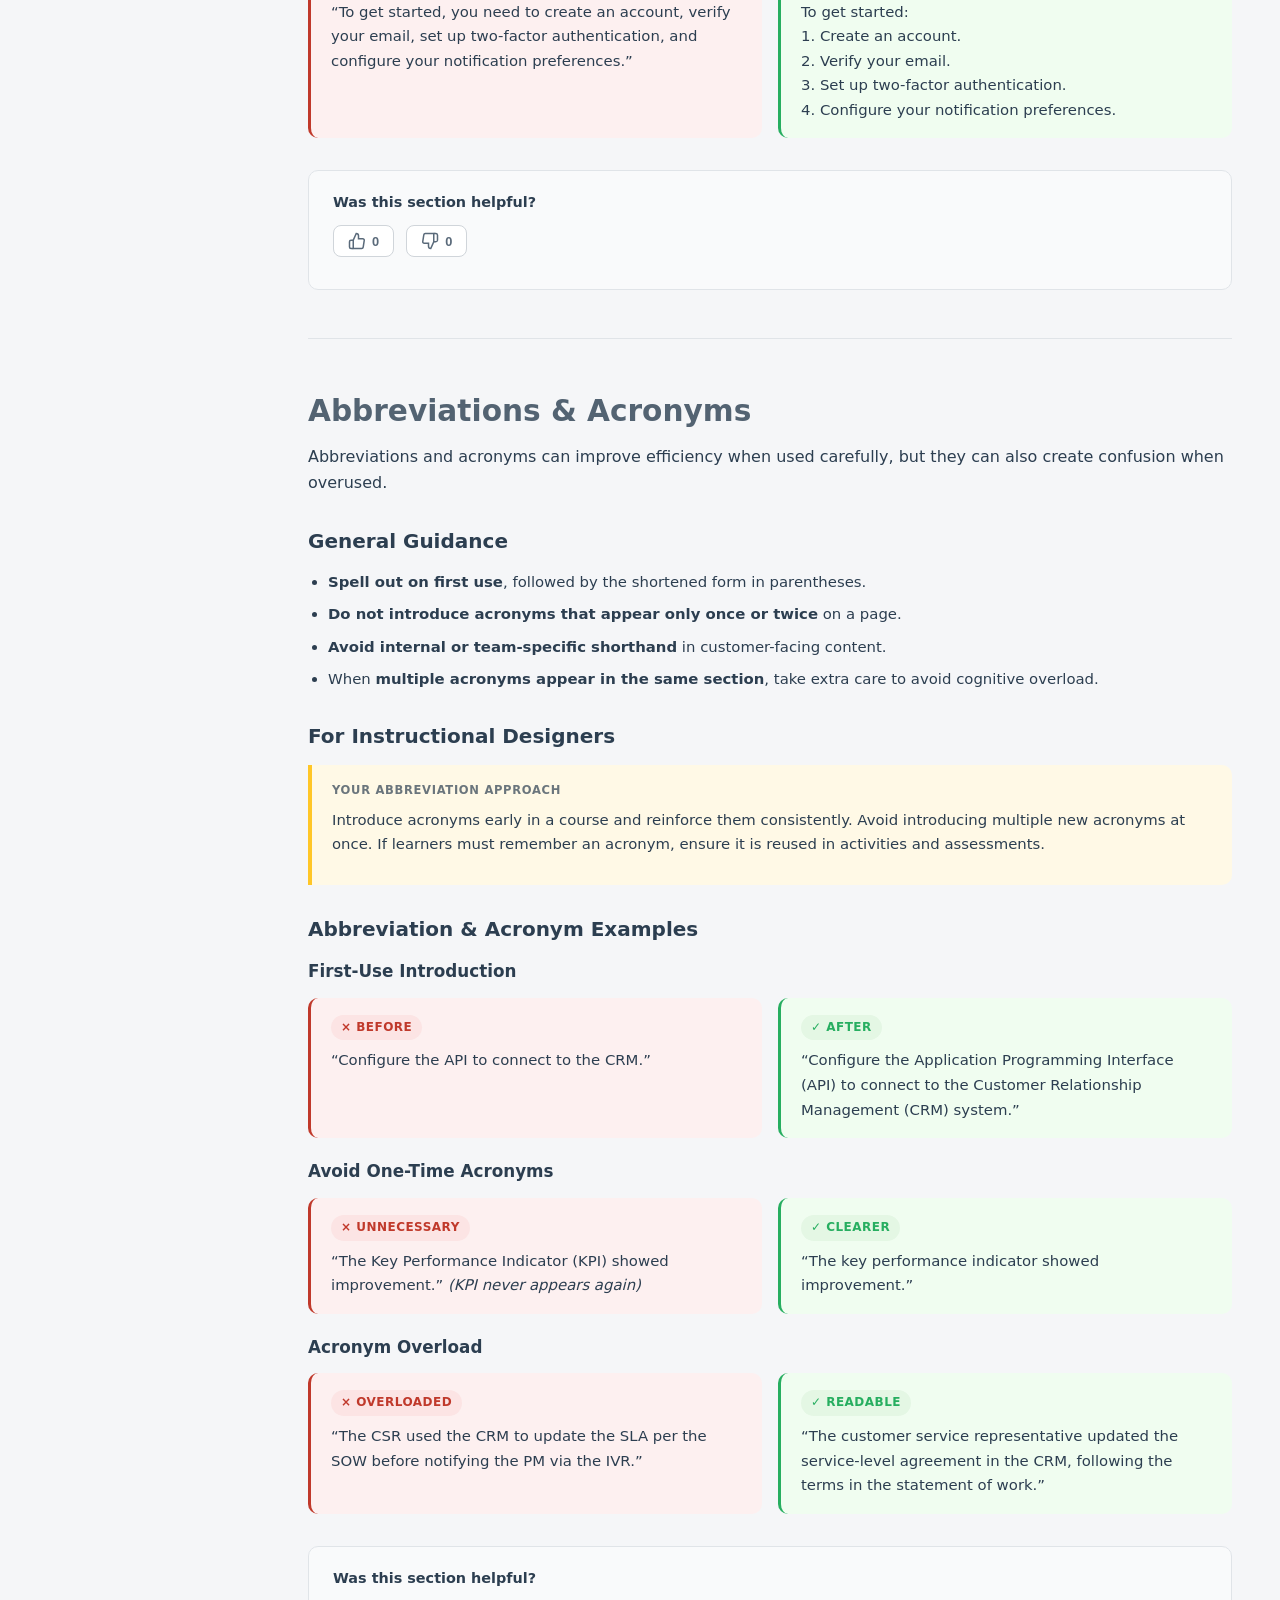
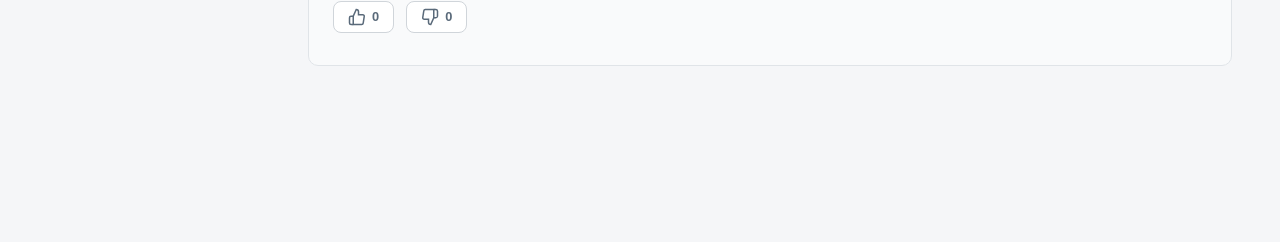
<file: id.html>
<!DOCTYPE html>
<html lang="en">
<head>
    <meta charset="UTF-8" />
    <meta name="viewport" content="width=device-width, initial-scale=1.0" />
    <title>KUBRA Style Guide &mdash; Instructional Designers</title>
    <link rel="stylesheet" href="style.css" />
</head>
<body>
    <div class="print-header">
        <div class="print-header__brand">
            <img src="images/kubra-logo.png" alt="KUBRA" class="print-header__logo" width="180" height="44" />
        </div>
        <h1>KUBRA Writing Style Guide</h1>
        <p>Instructional Designers</p>
    </div>

    <header class="top-bar">
        <a href="index.html" class="top-bar__logo">
            <span class="brand-logo-wrap">
                <img class="brand-logo" src="images/kubra-logo.png" alt="KUBRA" width="140" height="36" />
            </span>
            <span class="top-bar__team-label">Instructional Designers</span>
        </a>
        <div class="top-bar__actions">
            <div class="top-bar__search">
                <input type="text" id="searchInput" placeholder="Search the style guide..." autocomplete="off" />
                <button class="search-clear" id="searchClear" aria-label="Clear search">&times;</button>
                <div class="search-meta" id="searchMeta"></div>
            </div>
            <button class="export-pdf-btn" id="exportPdf" title="Export to PDF">
                <svg width="16" height="16" viewBox="0 0 24 24" fill="none" stroke="currentColor" stroke-width="2"><path d="M6 2h9l5 5v13a2 2 0 0 1-2 2H6a2 2 0 0 1-2-2V4a2 2 0 0 1 2-2z"/><polyline points="14 2 14 8 20 8"/><line x1="12" y1="18" x2="12" y2="12"/><polyline points="9 15 12 18 15 15"/></svg>
                <span>Export PDF</span>
            </button>
        </div>
    </header>

    <nav class="sidebar" id="sidebar">
        <a href="index.html" class="sidebar-back">&larr; All Guides</a>
        <ul>
            <li><a href="#introduction" class="nav-link active" data-section="introduction">Introduction</a></li>
            <li>
                <span class="nav-group-label">Writing</span>
                <ul>
                    <li><a href="#writing-principles" class="nav-link" data-section="writing-principles">Goals &amp; Principles</a></li>
                    <li><a href="#tone-voice" class="nav-link" data-section="tone-voice">Tone &amp; Voice</a></li>
                    <li><a href="#language" class="nav-link" data-section="language">Language</a></li>
                    <li><a href="#grammar" class="nav-link" data-section="grammar">Grammar &amp; Mechanics</a></li>
                    <li><a href="#sentence-structure" class="nav-link" data-section="sentence-structure">Sentence Structure</a></li>
                    <li><a href="#abbreviations" class="nav-link" data-section="abbreviations">Abbreviations &amp; Acronyms</a></li>
                </ul>
            </li>
        </ul>
    </nav>

    <main class="content" id="content">

        <!-- ===== INTRODUCTION ===== -->
        <section id="introduction" class="section">
            <div class="team-page-heading">
                <h1>Introduction</h1>
                <span class="team-badge team-badge--id">Instructional Designers</span>
            </div>
            <h2>About This Guide</h2>
            <p>This writing style guide helps everyone at KUBRA communicate with clarity, consistency, and confidence. As an Instructional Designer, you build the learning experiences &mdash; courses, assessments, job aids, and training materials &mdash; that help people develop new skills and knowledge.</p>
            <p>Good writing builds trust. When our learning content is consistent and well-structured, learners can focus on growing instead of guessing.</p>
            <p>This guide covers goals and principles, tone and voice, language, grammar and mechanics, sentence structure, and abbreviations and acronyms &mdash; all tailored to the Instructional Design team.</p>
            <div class="feedback-widget" data-section="id-introduction">
                <div class="feedback-prompt">Was this section helpful?</div>
                <div class="feedback-buttons">
                    <button class="feedback-btn feedback-btn--like" data-type="like" title="Helpful"><svg width="18" height="18" viewBox="0 0 24 24" fill="none" stroke="currentColor" stroke-width="2"><path d="M14 9V5a3 3 0 0 0-3-3l-4 9v11h11.28a2 2 0 0 0 2-1.7l1.38-9a2 2 0 0 0-2-2.3H14z" /><path d="M7 22H4a2 2 0 0 1-2-2v-7a2 2 0 0 1 2-2h3" /></svg><span class="feedback-count" data-count="like">0</span></button>
                    <button class="feedback-btn feedback-btn--dislike" data-type="dislike" title="Not helpful"><svg width="18" height="18" viewBox="0 0 24 24" fill="none" stroke="currentColor" stroke-width="2"><path d="M10 15v4a3 3 0 0 0 3 3l4-9V2H5.72a2 2 0 0 0-2 1.7l-1.38 9a2 2 0 0 0 2 2.3H10z" /><path d="M17 2h2.67A2.31 2.31 0 0 1 22 4v7a2.31 2.31 0 0 1-2.33 2H17" /></svg><span class="feedback-count" data-count="dislike">0</span></button>
                </div>
                <div class="feedback-comment-area hidden">
                    <textarea class="feedback-textarea" placeholder="Share your feedback on this section..." rows="3"></textarea>
                    <div class="feedback-comment-actions"><button class="feedback-submit">Submit</button><button class="feedback-cancel">Cancel</button></div>
                </div>
                <div class="feedback-comments-list"></div>
            </div>
        </section>

        <!-- ===== WRITING GOALS & PRINCIPLES ===== -->
        <section id="writing-principles" class="section">
            <h1>Writing Goals &amp; Principles</h1>
            <h2>Core Principles</h2>
            <div class="card-row card-row--quad">
                <div class="card card--accent-green"><h3>Empower</h3><p>Give readers the confidence and tools to act. Make the next step clear and achievable.</p></div>
                <div class="card card--accent-blue"><h3>Respect</h3><p>Use people-first language. Value the reader&rsquo;s time and avoid unnecessary complexity.</p></div>
                <div class="card card--accent-green"><h3>Educate</h3><p>Focus on what users need to know to move forward. Prioritize usefulness over completeness.</p></div>
                <div class="card card--accent-blue"><h3>Guide</h3><p>Be friendly, helpful, and solution-oriented. Reduce uncertainty and friction wherever possible.</p></div>
            </div>

            <h2>For Instructional Designers</h2>
            <div class="role-guidance role-guidance--id">
                <div class="role-guidance__label">Your Focus</div>
                <ul class="styled-list">
                    <li><strong>Learning objectives</strong> &mdash; Clearly state what learners will be able to do by the end of a section or module.</li>
                    <li><strong>Scaffolded learning</strong> &mdash; Introduce concepts gradually and build through guided practice.</li>
                    <li><strong>Engagement</strong> &mdash; Reinforce learning with activities, scenarios, or reflection.</li>
                    <li><strong>Accessibility</strong> &mdash; Design content that supports different learning styles and abilities.</li>
                </ul>
            </div>

            <h2>Examples</h2>
            <h3>Empower the Audience</h3>
            <div class="example-block"><div class="example example--dont"><span class="badge badge--dont">&times; Before</span><p>&ldquo;This tool supports various functions.&rdquo;</p></div><div class="example example--do"><span class="badge badge--do">&check; After</span><p>&ldquo;You can use this tool to create reports, automate workflows, and manage customer data.&rdquo;</p></div></div>
            <h3>Educate through Clarity</h3>
            <div class="example-block"><div class="example example--dont"><span class="badge badge--dont">&times; Before</span><p>&ldquo;This tool&rsquo;s UI is hard to navigate for novices.&rdquo;</p></div><div class="example example--do"><span class="badge badge--do">&check; After</span><p>&ldquo;New users can find guidance through step-by-step tutorials and an intuitive interface designed to simplify navigation.&rdquo;</p></div></div>
            <h3>Guide with Specificity</h3>
            <div class="example-block"><div class="example example--dont"><span class="badge badge--dont">&times; Before</span><p>&ldquo;Fill in the form completely.&rdquo;</p></div><div class="example example--do"><span class="badge badge--do">&check; After</span><p>&ldquo;Enter your full name, email address, and phone number in the fields provided.&rdquo;</p></div></div>

            <div class="feedback-widget" data-section="id-writing-principles">
                <div class="feedback-prompt">Was this section helpful?</div>
                <div class="feedback-buttons">
                    <button class="feedback-btn feedback-btn--like" data-type="like" title="Helpful"><svg width="18" height="18" viewBox="0 0 24 24" fill="none" stroke="currentColor" stroke-width="2"><path d="M14 9V5a3 3 0 0 0-3-3l-4 9v11h11.28a2 2 0 0 0 2-1.7l1.38-9a2 2 0 0 0-2-2.3H14z" /><path d="M7 22H4a2 2 0 0 1-2-2v-7a2 2 0 0 1 2-2h3" /></svg><span class="feedback-count" data-count="like">0</span></button>
                    <button class="feedback-btn feedback-btn--dislike" data-type="dislike" title="Not helpful"><svg width="18" height="18" viewBox="0 0 24 24" fill="none" stroke="currentColor" stroke-width="2"><path d="M10 15v4a3 3 0 0 0 3 3l4-9V2H5.72a2 2 0 0 0-2 1.7l-1.38 9a2 2 0 0 0 2 2.3H10z" /><path d="M17 2h2.67A2.31 2.31 0 0 1 22 4v7a2.31 2.31 0 0 1-2.33 2H17" /></svg><span class="feedback-count" data-count="dislike">0</span></button>
                </div>
                <div class="feedback-comment-area hidden">
                    <textarea class="feedback-textarea" placeholder="Share your feedback on this section..." rows="3"></textarea>
                    <div class="feedback-comment-actions"><button class="feedback-submit">Submit</button><button class="feedback-cancel">Cancel</button></div>
                </div>
                <div class="feedback-comments-list"></div>
            </div>
        </section>

        <!-- ===== TONE & VOICE ===== -->
        <section id="tone-voice" class="section">
            <h1>Tone &amp; Voice</h1>

            <h2>Voice</h2>
            <p>Voice defines KUBRA&rsquo;s personality. It remains consistent across channels while allowing flexibility based on audience and context.</p>
            <h3>Core Attributes</h3>
            <div class="card-row card-row--triple">
                <div class="card"><h4>Confident but Humble</h4><p>We know our space and can help, without sounding arrogant.</p></div>
                <div class="card"><h4>Informal but Precise</h4><p>We sound human and approachable, but never sloppy or unclear.</p></div>
                <div class="card"><h4>Helpful, Never Overbearing</h4><p>We guide readers toward outcomes without pushing or overwhelming them.</p></div>
            </div>

            <h2>Your Voice</h2>
            <div class="role-guidance role-guidance--id">
                <div class="role-guidance__label">Instructional Designer Voice</div>
                <p>Act as <strong>encouraging coaches</strong>. Writing should build confidence, normalize challenge, and help learners feel capable as they progress.</p>
            </div>

            <h3>Voice Examples</h3>
            <div class="example-block"><div class="example example--dont"><span class="badge badge--dont">&times; Instructional &mdash; Cold</span><p>&ldquo;Proceed to the next module.&rdquo;</p></div><div class="example example--do"><span class="badge badge--do">&check; Instructional &mdash; Encouraging</span><p>&ldquo;Great start! Let&rsquo;s move on to more advanced techniques.&rdquo;</p></div></div>

            <h2>Tone</h2>
            <p>Tone is how voice adapts to the situation. While KUBRA&rsquo;s voice stays consistent, tone should shift based on context, audience, and emotional stakes.</p>
            <h3>Core Stance</h3>
            <ul class="styled-list">
                <li>Tone is generally <strong>informal, but always clear</strong>. Clarity takes priority over entertainment.</li>
                <li>Tone should <strong>adapt to user context</strong> &mdash; troubleshooting, exploration, or decision-making.</li>
            </ul>

            <h3>Your Tone</h3>
            <div class="role-guidance role-guidance--id">
                <div class="role-guidance__label">Instructional Designer Tone</div>
                <p>Use a <strong>supportive and motivational</strong> tone. Learning content should feel encouraging, while assessments should be clear and direct.</p>
            </div>

            <h3>Tone Examples</h3>
            <div class="example-block"><div class="example example--dont"><span class="badge badge--dont">&times; Difficult Task &mdash; Dismissive</span><p>&ldquo;Just follow the steps.&rdquo;</p></div><div class="example example--do"><span class="badge badge--do">&check; Difficult Task &mdash; Reassuring</span><p>&ldquo;This process has a few steps, but we&rsquo;ll walk you through each one.&rdquo;</p></div></div>
            <div class="example-block"><div class="example example--dont"><span class="badge badge--dont">&times; Success &mdash; Flat</span><p>&ldquo;Done.&rdquo;</p></div><div class="example example--do"><span class="badge badge--do">&check; Success &mdash; Positive</span><p>&ldquo;All set! Your changes have been saved.&rdquo;</p></div></div>

            <h2>Inclusive Language</h2>
            <ul class="styled-list">
                <li>Avoid words or phrases that might alienate diverse groups.</li>
                <li>Use &ldquo;allowlist&rdquo; instead of &ldquo;whitelist.&rdquo;</li>
                <li>Use &ldquo;they&rdquo; for gender neutrality.</li>
                <li>Avoid age markers (e.g., &ldquo;elderly&rdquo;).</li>
            </ul>
            <h3>Inclusive Language Examples</h3>
            <div class="example-block"><div class="example example--dont"><span class="badge badge--dont">&times; Don&rsquo;t</span><p>&ldquo;When a user logs in, he will see his dashboard.&rdquo;</p></div><div class="example example--do"><span class="badge badge--do">&check; Do</span><p>&ldquo;When a user logs in, they will see their dashboard.&rdquo;</p></div></div>
            <div class="example-block"><div class="example example--dont"><span class="badge badge--dont">&times; Don&rsquo;t</span><p>&ldquo;This feature is so easy, even your grandma could use it.&rdquo;</p></div><div class="example example--do"><span class="badge badge--do">&check; Do</span><p>&ldquo;This feature is designed to be intuitive for users of all experience levels.&rdquo;</p></div></div>

            <div class="feedback-widget" data-section="id-tone-voice">
                <div class="feedback-prompt">Was this section helpful?</div>
                <div class="feedback-buttons">
                    <button class="feedback-btn feedback-btn--like" data-type="like" title="Helpful"><svg width="18" height="18" viewBox="0 0 24 24" fill="none" stroke="currentColor" stroke-width="2"><path d="M14 9V5a3 3 0 0 0-3-3l-4 9v11h11.28a2 2 0 0 0 2-1.7l1.38-9a2 2 0 0 0-2-2.3H14z" /><path d="M7 22H4a2 2 0 0 1-2-2v-7a2 2 0 0 1 2-2h3" /></svg><span class="feedback-count" data-count="like">0</span></button>
                    <button class="feedback-btn feedback-btn--dislike" data-type="dislike" title="Not helpful"><svg width="18" height="18" viewBox="0 0 24 24" fill="none" stroke="currentColor" stroke-width="2"><path d="M10 15v4a3 3 0 0 0 3 3l4-9V2H5.72a2 2 0 0 0-2 1.7l-1.38 9a2 2 0 0 0 2 2.3H10z" /><path d="M17 2h2.67A2.31 2.31 0 0 1 22 4v7a2.31 2.31 0 0 1-2.33 2H17" /></svg><span class="feedback-count" data-count="dislike">0</span></button>
                </div>
                <div class="feedback-comment-area hidden">
                    <textarea class="feedback-textarea" placeholder="Share your feedback on this section..." rows="3"></textarea>
                    <div class="feedback-comment-actions"><button class="feedback-submit">Submit</button><button class="feedback-cancel">Cancel</button></div>
                </div>
                <div class="feedback-comments-list"></div>
            </div>
        </section>

        <!-- ===== LANGUAGE ===== -->
        <section id="language" class="section">
            <h1>Language</h1>
            <p>Language choices determine how easy content is to understand, scan, and trust.</p>

            <h2>Core Language Approach</h2>
            <ul class="styled-list">
                <li><strong>Use plain language</strong> whenever possible.</li>
                <li><strong>Be consistent.</strong> Use one term per concept and apply it everywhere.</li>
                <li><strong>Write inclusively.</strong> Avoid language that assumes identity, role, ability, or experience.</li>
                <li><strong>Write for a global audience.</strong> Avoid slang and metaphors.</li>
                <li><strong>Use American English</strong> by default.</li>
            </ul>

            <h2>For Instructional Designers</h2>
            <div class="role-guidance role-guidance--id">
                <div class="role-guidance__label">Your Language Approach</div>
                <p>Use <strong>learner-centered language</strong>. Address learners directly, use consistent instructional verbs, and reinforce terminology through repetition and practice.</p>
            </div>

            <h2>Language Examples</h2>
            <h3>Plain Language</h3>
            <div class="example-block"><div class="example example--dont"><span class="badge badge--dont">&times; Before</span><p>&ldquo;Utilize the aforementioned functionality to facilitate the process.&rdquo;</p></div><div class="example example--do"><span class="badge badge--do">&check; After</span><p>&ldquo;Use this feature to complete the process.&rdquo;</p></div></div>
            <h3>Consistency</h3>
            <div class="example-block"><div class="example example--dont"><span class="badge badge--dont">&times; Inconsistent</span><p>Using &ldquo;dashboard,&rdquo; &ldquo;home screen,&rdquo; and &ldquo;main page&rdquo; interchangeably.</p></div><div class="example example--do"><span class="badge badge--do">&check; Consistent</span><p>Always refer to it as the &ldquo;dashboard&rdquo; &mdash; one term, used everywhere.</p></div></div>
            <h3>American vs. Canadian English</h3>
            <div class="example-block"><div class="example example--dont"><span class="badge badge--dont">&times; Canadian (default content)</span><p>&ldquo;Colour,&rdquo; &ldquo;centre,&rdquo; &ldquo;analyse&rdquo;</p></div><div class="example example--do"><span class="badge badge--do">&check; American (default)</span><p>&ldquo;Color,&rdquo; &ldquo;center,&rdquo; &ldquo;analyze&rdquo;</p></div></div>

            <div class="feedback-widget" data-section="id-language">
                <div class="feedback-prompt">Was this section helpful?</div>
                <div class="feedback-buttons">
                    <button class="feedback-btn feedback-btn--like" data-type="like" title="Helpful"><svg width="18" height="18" viewBox="0 0 24 24" fill="none" stroke="currentColor" stroke-width="2"><path d="M14 9V5a3 3 0 0 0-3-3l-4 9v11h11.28a2 2 0 0 0 2-1.7l1.38-9a2 2 0 0 0-2-2.3H14z" /><path d="M7 22H4a2 2 0 0 1-2-2v-7a2 2 0 0 1 2-2h3" /></svg><span class="feedback-count" data-count="like">0</span></button>
                    <button class="feedback-btn feedback-btn--dislike" data-type="dislike" title="Not helpful"><svg width="18" height="18" viewBox="0 0 24 24" fill="none" stroke="currentColor" stroke-width="2"><path d="M10 15v4a3 3 0 0 0 3 3l4-9V2H5.72a2 2 0 0 0-2 1.7l-1.38 9a2 2 0 0 0 2 2.3H10z" /><path d="M17 2h2.67A2.31 2.31 0 0 1 22 4v7a2.31 2.31 0 0 1-2.33 2H17" /></svg><span class="feedback-count" data-count="dislike">0</span></button>
                </div>
                <div class="feedback-comment-area hidden">
                    <textarea class="feedback-textarea" placeholder="Share your feedback on this section..." rows="3"></textarea>
                    <div class="feedback-comment-actions"><button class="feedback-submit">Submit</button><button class="feedback-cancel">Cancel</button></div>
                </div>
                <div class="feedback-comments-list"></div>
            </div>
        </section>

        <!-- ===== GRAMMAR & MECHANICS ===== -->
        <section id="grammar" class="section">
            <h1>Grammar &amp; Mechanics</h1>
            <p>Grammar and mechanics create consistency across KUBRA content and reduce reader effort.</p>

            <h2>Core Conventions</h2>
            <ul class="styled-list">
                <li><strong>Use the Oxford comma.</strong></li>
                <li>Use parentheses for asides.</li>
                <li>Follow consistent rules for numbers, dates, and times.</li>
                <li>Avoid decorative punctuation.</li>
                <li>Format UI elements consistently.</li>
            </ul>

            <h2>For Instructional Designers</h2>
            <div class="role-guidance role-guidance--id">
                <div class="role-guidance__label">Your Mechanics Focus</div>
                <p>Use consistent labeling for modules and activities, parallel structure in objectives, and clear, supportive feedback.</p>
            </div>

            <h2>Grammar &amp; Mechanics Examples</h2>
            <h3>Oxford Comma</h3>
            <div class="example-block"><div class="example example--dont"><span class="badge badge--dont">&times; Without</span><p>&ldquo;KUBRA offers billing, payments and notifications.&rdquo;</p></div><div class="example example--do"><span class="badge badge--do">&check; With Oxford Comma</span><p>&ldquo;KUBRA offers billing, payments, and notifications.&rdquo;</p></div></div>
            <h3>Numbers &amp; Dates</h3>
            <div class="example-block"><div class="example example--dont"><span class="badge badge--dont">&times; Inconsistent</span><p>&ldquo;The report covers three months starting 3/10/26.&rdquo;</p></div><div class="example example--do"><span class="badge badge--do">&check; Consistent</span><p>&ldquo;The report covers 3 months starting March 10, 2026.&rdquo;</p></div></div>
            <h3>Parentheses for Asides</h3>
            <div class="example-block"><div class="example example--dont"><span class="badge badge--dont">&times; Before</span><p>&ldquo;The feature &mdash; which was released last quarter &mdash; is now available to all users &mdash; including trial accounts.&rdquo;</p></div><div class="example example--do"><span class="badge badge--do">&check; After</span><p>&ldquo;The feature (released last quarter) is now available to all users, including trial accounts.&rdquo;</p></div></div>

            <div class="feedback-widget" data-section="id-grammar">
                <div class="feedback-prompt">Was this section helpful?</div>
                <div class="feedback-buttons">
                    <button class="feedback-btn feedback-btn--like" data-type="like" title="Helpful"><svg width="18" height="18" viewBox="0 0 24 24" fill="none" stroke="currentColor" stroke-width="2"><path d="M14 9V5a3 3 0 0 0-3-3l-4 9v11h11.28a2 2 0 0 0 2-1.7l1.38-9a2 2 0 0 0-2-2.3H14z" /><path d="M7 22H4a2 2 0 0 1-2-2v-7a2 2 0 0 1 2-2h3" /></svg><span class="feedback-count" data-count="like">0</span></button>
                    <button class="feedback-btn feedback-btn--dislike" data-type="dislike" title="Not helpful"><svg width="18" height="18" viewBox="0 0 24 24" fill="none" stroke="currentColor" stroke-width="2"><path d="M10 15v4a3 3 0 0 0 3 3l4-9V2H5.72a2 2 0 0 0-2 1.7l-1.38 9a2 2 0 0 0 2 2.3H10z" /><path d="M17 2h2.67A2.31 2.31 0 0 1 22 4v7a2.31 2.31 0 0 1-2.33 2H17" /></svg><span class="feedback-count" data-count="dislike">0</span></button>
                </div>
                <div class="feedback-comment-area hidden">
                    <textarea class="feedback-textarea" placeholder="Share your feedback on this section..." rows="3"></textarea>
                    <div class="feedback-comment-actions"><button class="feedback-submit">Submit</button><button class="feedback-cancel">Cancel</button></div>
                </div>
                <div class="feedback-comments-list"></div>
            </div>
        </section>

        <!-- ===== SENTENCE STRUCTURE ===== -->
        <section id="sentence-structure" class="section">
            <h1>Sentence Structure</h1>
            <p>Sentence structure affects how quickly content can be read and understood.</p>

            <h2>Core Approach</h2>
            <ul class="styled-list">
                <li>Prefer <strong>short, direct sentences</strong>.</li>
                <li>Express <strong>one idea per sentence</strong> and one topic per paragraph.</li>
                <li>Place the <strong>most important information first</strong>.</li>
                <li>Use <strong>lists</strong> to reduce complexity and make content easier to scan.</li>
            </ul>

            <h2>For Instructional Designers</h2>
            <div class="role-guidance role-guidance--id">
                <div class="role-guidance__label">Your Structure Approach</div>
                <p>Introduce a concept briefly, then move quickly into application. <strong>Instructions and explanations should be clearly separated.</strong></p>
            </div>

            <h2>Sentence Structure Examples</h2>
            <h3>Short &amp; Direct</h3>
            <div class="example-block"><div class="example example--dont"><span class="badge badge--dont">&times; Before</span><p>&ldquo;In order to be able to access the reporting dashboard, users will first need to make sure that they have completed the setup process and verified their account information.&rdquo;</p></div><div class="example example--do"><span class="badge badge--do">&check; After</span><p>&ldquo;Complete setup and verify your account to access the reporting dashboard.&rdquo;</p></div></div>
            <h3>One Idea per Sentence</h3>
            <div class="example-block"><div class="example example--dont"><span class="badge badge--dont">&times; Before</span><p>&ldquo;Click <strong>Save</strong>, which will store your preferences and also send a confirmation email to your address on file and update the audit log.&rdquo;</p></div><div class="example example--do"><span class="badge badge--do">&check; After</span><p>&ldquo;Click <strong>Save</strong> to store your preferences. A confirmation email will be sent to your address on file. The audit log updates automatically.&rdquo;</p></div></div>
            <h3>Using Lists</h3>
            <div class="example-block"><div class="example example--dont"><span class="badge badge--dont">&times; Dense Paragraph</span><p>&ldquo;To get started, you need to create an account, verify your email, set up two-factor authentication, and configure your notification preferences.&rdquo;</p></div><div class="example example--do"><span class="badge badge--do">&check; Scannable List</span><p>To get started:<br>1. Create an account.<br>2. Verify your email.<br>3. Set up two-factor authentication.<br>4. Configure your notification preferences.</p></div></div>

            <div class="feedback-widget" data-section="id-sentence-structure">
                <div class="feedback-prompt">Was this section helpful?</div>
                <div class="feedback-buttons">
                    <button class="feedback-btn feedback-btn--like" data-type="like" title="Helpful"><svg width="18" height="18" viewBox="0 0 24 24" fill="none" stroke="currentColor" stroke-width="2"><path d="M14 9V5a3 3 0 0 0-3-3l-4 9v11h11.28a2 2 0 0 0 2-1.7l1.38-9a2 2 0 0 0-2-2.3H14z" /><path d="M7 22H4a2 2 0 0 1-2-2v-7a2 2 0 0 1 2-2h3" /></svg><span class="feedback-count" data-count="like">0</span></button>
                    <button class="feedback-btn feedback-btn--dislike" data-type="dislike" title="Not helpful"><svg width="18" height="18" viewBox="0 0 24 24" fill="none" stroke="currentColor" stroke-width="2"><path d="M10 15v4a3 3 0 0 0 3 3l4-9V2H5.72a2 2 0 0 0-2 1.7l-1.38 9a2 2 0 0 0 2 2.3H10z" /><path d="M17 2h2.67A2.31 2.31 0 0 1 22 4v7a2.31 2.31 0 0 1-2.33 2H17" /></svg><span class="feedback-count" data-count="dislike">0</span></button>
                </div>
                <div class="feedback-comment-area hidden">
                    <textarea class="feedback-textarea" placeholder="Share your feedback on this section..." rows="3"></textarea>
                    <div class="feedback-comment-actions"><button class="feedback-submit">Submit</button><button class="feedback-cancel">Cancel</button></div>
                </div>
                <div class="feedback-comments-list"></div>
            </div>
        </section>

        <!-- ===== ABBREVIATIONS & ACRONYMS ===== -->
        <section id="abbreviations" class="section">
            <h1>Abbreviations &amp; Acronyms</h1>
            <p>Abbreviations and acronyms can improve efficiency when used carefully, but they can also create confusion when overused.</p>

            <h2>General Guidance</h2>
            <ul class="styled-list">
                <li><strong>Spell out on first use</strong>, followed by the shortened form in parentheses.</li>
                <li><strong>Do not introduce acronyms that appear only once or twice</strong> on a page.</li>
                <li><strong>Avoid internal or team-specific shorthand</strong> in customer-facing content.</li>
                <li>When <strong>multiple acronyms appear in the same section</strong>, take extra care to avoid cognitive overload.</li>
            </ul>

            <h2>For Instructional Designers</h2>
            <div class="role-guidance role-guidance--id">
                <div class="role-guidance__label">Your Abbreviation Approach</div>
                <p>Introduce acronyms early in a course and reinforce them consistently. Avoid introducing multiple new acronyms at once. If learners must remember an acronym, ensure it is reused in activities and assessments.</p>
            </div>

            <h2>Abbreviation &amp; Acronym Examples</h2>
            <h3>First-Use Introduction</h3>
            <div class="example-block"><div class="example example--dont"><span class="badge badge--dont">&times; Before</span><p>&ldquo;Configure the API to connect to the CRM.&rdquo;</p></div><div class="example example--do"><span class="badge badge--do">&check; After</span><p>&ldquo;Configure the Application Programming Interface (API) to connect to the Customer Relationship Management (CRM) system.&rdquo;</p></div></div>
            <h3>Avoid One-Time Acronyms</h3>
            <div class="example-block"><div class="example example--dont"><span class="badge badge--dont">&times; Unnecessary</span><p>&ldquo;The Key Performance Indicator (KPI) showed improvement.&rdquo; <em>(KPI never appears again)</em></p></div><div class="example example--do"><span class="badge badge--do">&check; Clearer</span><p>&ldquo;The key performance indicator showed improvement.&rdquo;</p></div></div>
            <h3>Acronym Overload</h3>
            <div class="example-block"><div class="example example--dont"><span class="badge badge--dont">&times; Overloaded</span><p>&ldquo;The CSR used the CRM to update the SLA per the SOW before notifying the PM via the IVR.&rdquo;</p></div><div class="example example--do"><span class="badge badge--do">&check; Readable</span><p>&ldquo;The customer service representative updated the service-level agreement in the CRM, following the terms in the statement of work.&rdquo;</p></div></div>

            <div class="feedback-widget" data-section="id-abbreviations">
                <div class="feedback-prompt">Was this section helpful?</div>
                <div class="feedback-buttons">
                    <button class="feedback-btn feedback-btn--like" data-type="like" title="Helpful"><svg width="18" height="18" viewBox="0 0 24 24" fill="none" stroke="currentColor" stroke-width="2"><path d="M14 9V5a3 3 0 0 0-3-3l-4 9v11h11.28a2 2 0 0 0 2-1.7l1.38-9a2 2 0 0 0-2-2.3H14z" /><path d="M7 22H4a2 2 0 0 1-2-2v-7a2 2 0 0 1 2-2h3" /></svg><span class="feedback-count" data-count="like">0</span></button>
                    <button class="feedback-btn feedback-btn--dislike" data-type="dislike" title="Not helpful"><svg width="18" height="18" viewBox="0 0 24 24" fill="none" stroke="currentColor" stroke-width="2"><path d="M10 15v4a3 3 0 0 0 3 3l4-9V2H5.72a2 2 0 0 0-2 1.7l-1.38 9a2 2 0 0 0 2 2.3H10z" /><path d="M17 2h2.67A2.31 2.31 0 0 1 22 4v7a2.31 2.31 0 0 1-2.33 2H17" /></svg><span class="feedback-count" data-count="dislike">0</span></button>
                </div>
                <div class="feedback-comment-area hidden">
                    <textarea class="feedback-textarea" placeholder="Share your feedback on this section..." rows="3"></textarea>
                    <div class="feedback-comment-actions"><button class="feedback-submit">Submit</button><button class="feedback-cancel">Cancel</button></div>
                </div>
                <div class="feedback-comments-list"></div>
            </div>
        </section>

        <div id="noResults" class="no-results hidden">
            <svg width="48" height="48" viewBox="0 0 24 24" fill="none" stroke="#536372" stroke-width="1.5"><circle cx="11" cy="11" r="8" /><line x1="21" y1="21" x2="16.65" y2="16.65" /></svg>
            <p>No sections match your search. Try a different keyword.</p>
        </div>
    </main>

    <button class="back-to-top" id="backToTop" title="Back to top" aria-label="Back to top">&uarr;</button>
    <script src="script.js"></script>
</body>
</html>
</file>
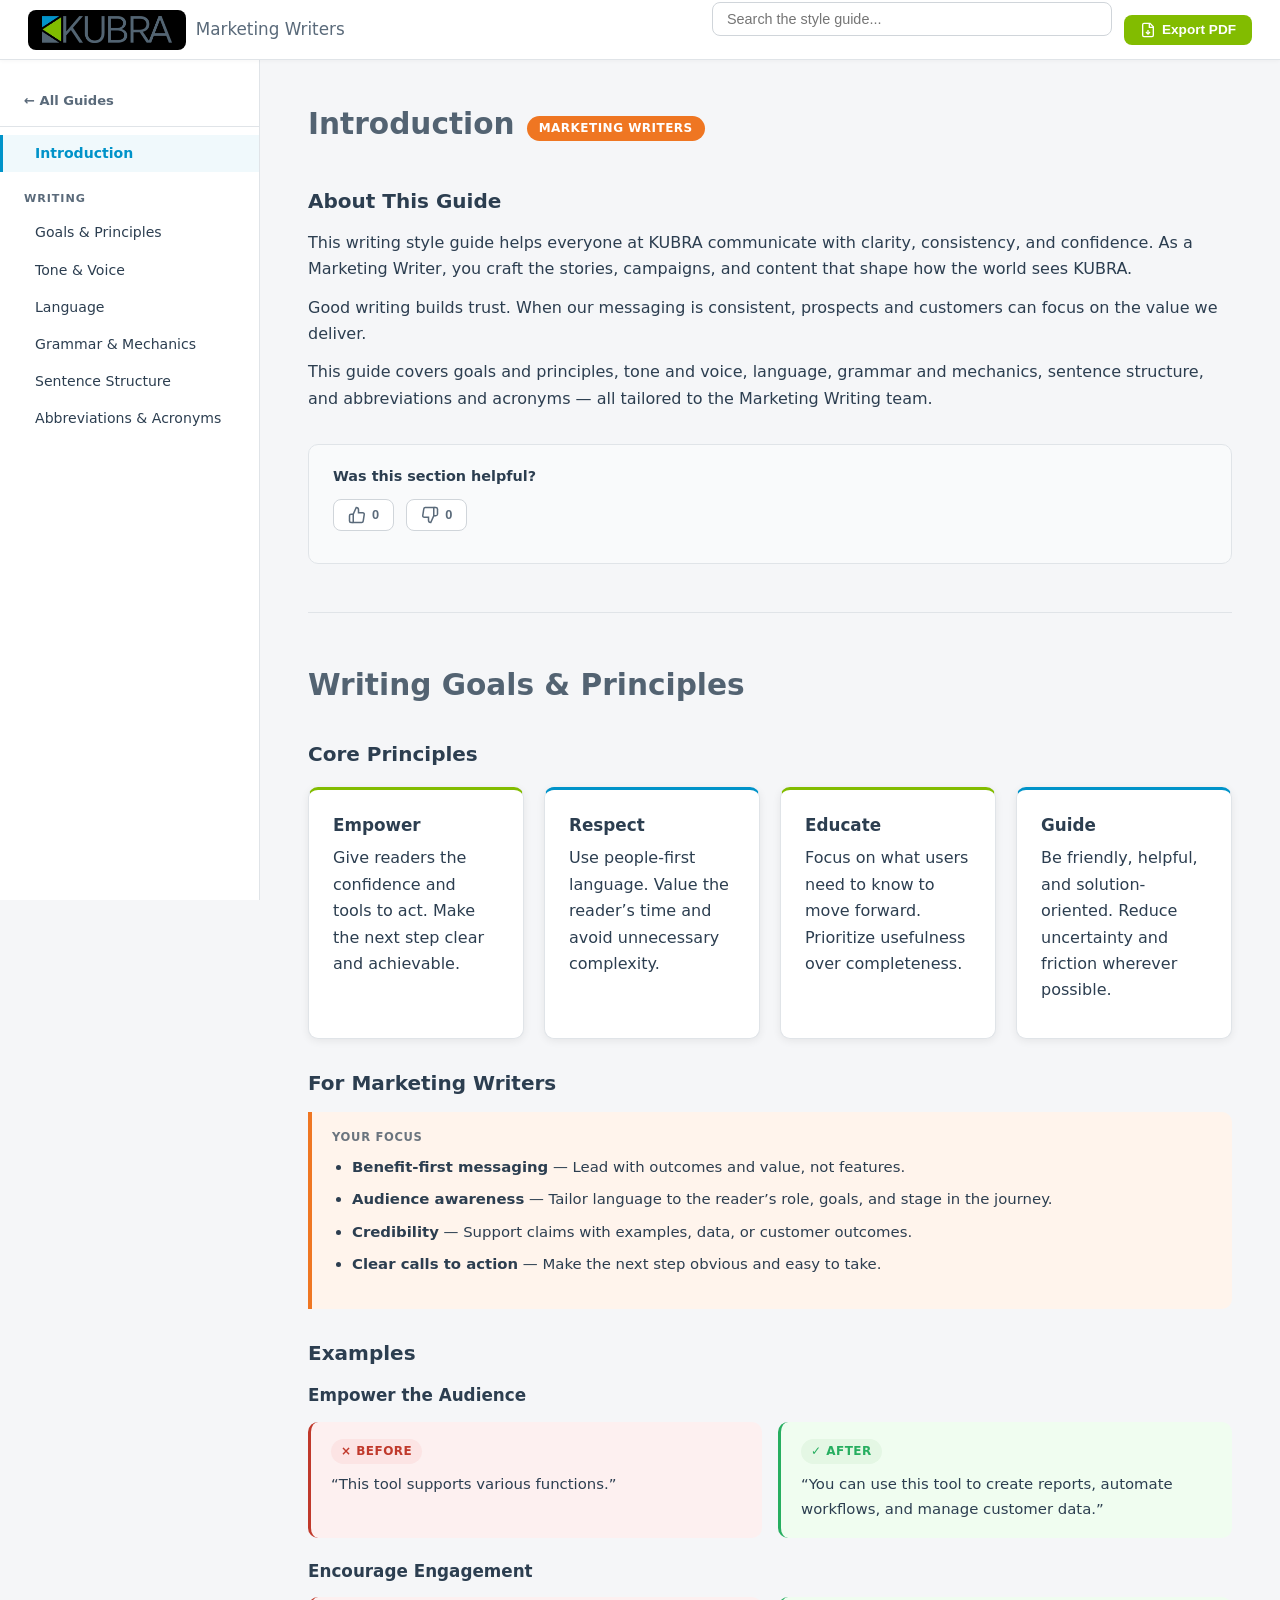
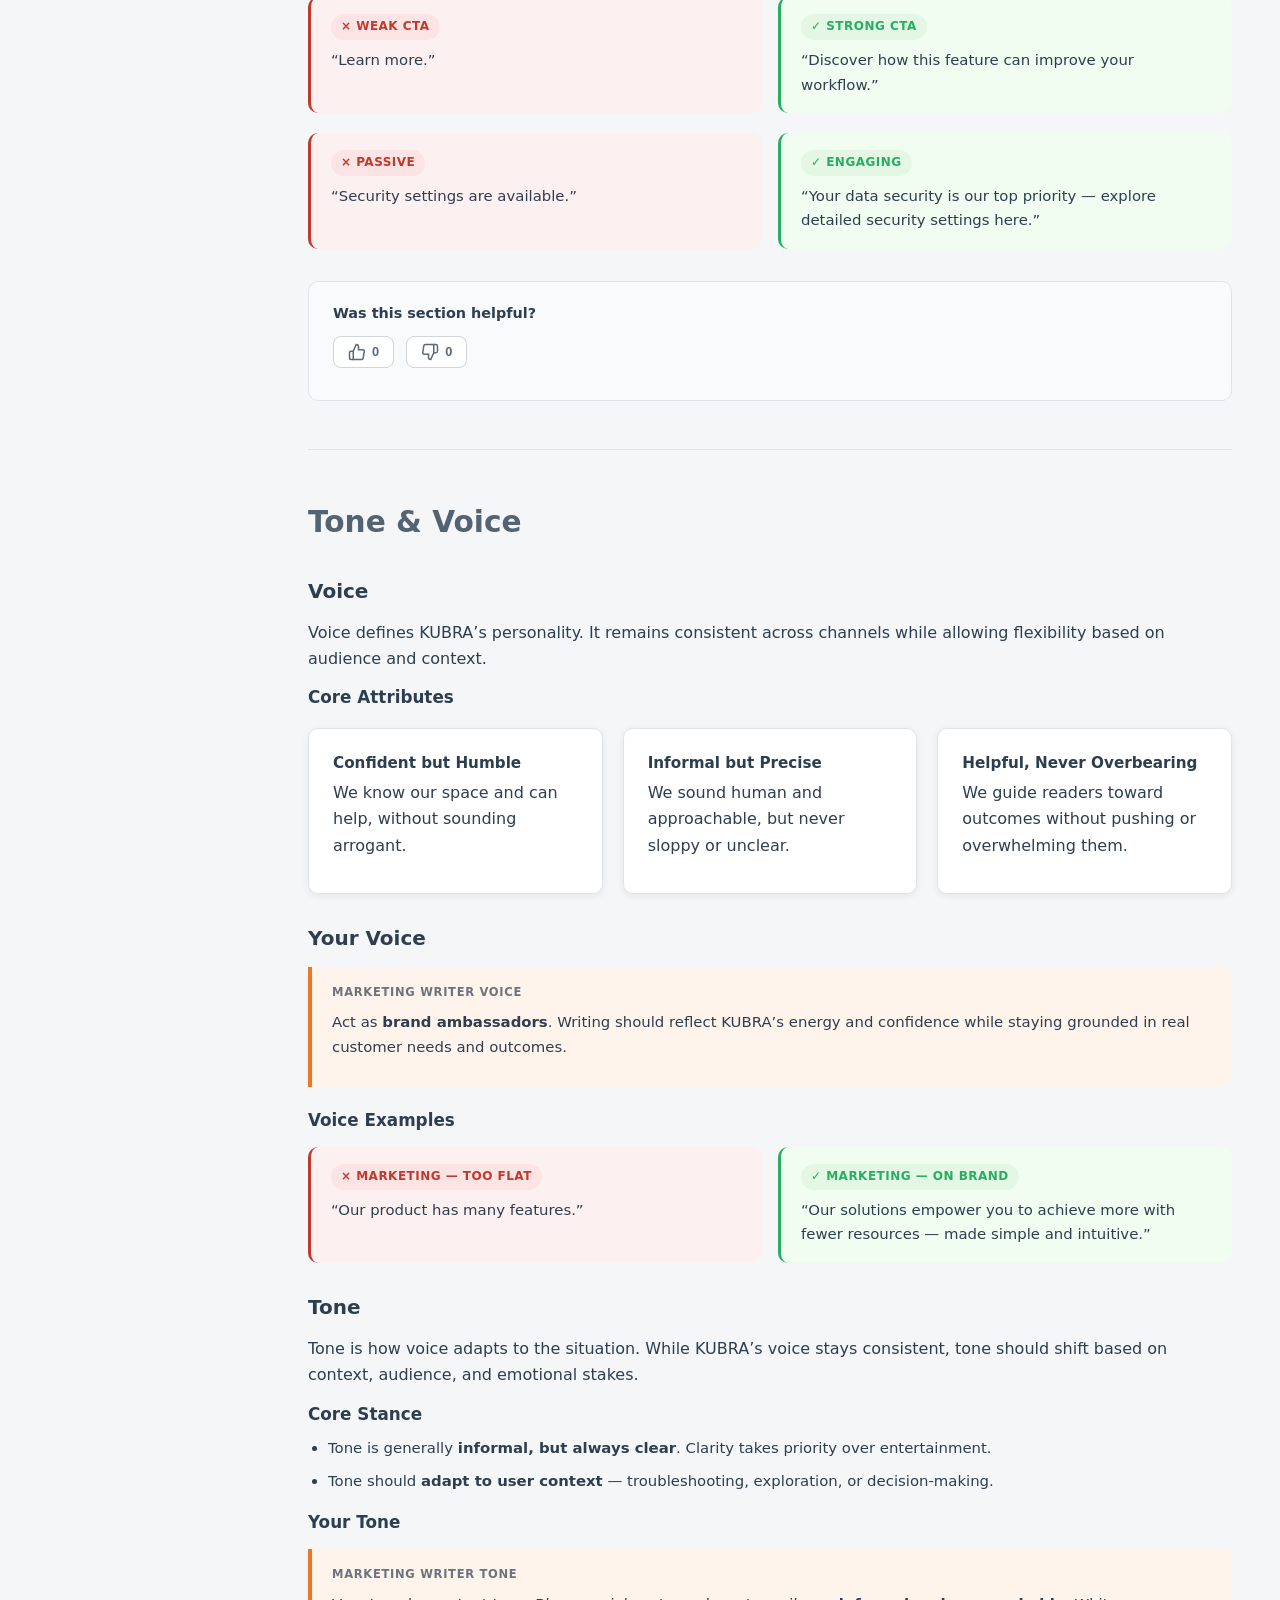
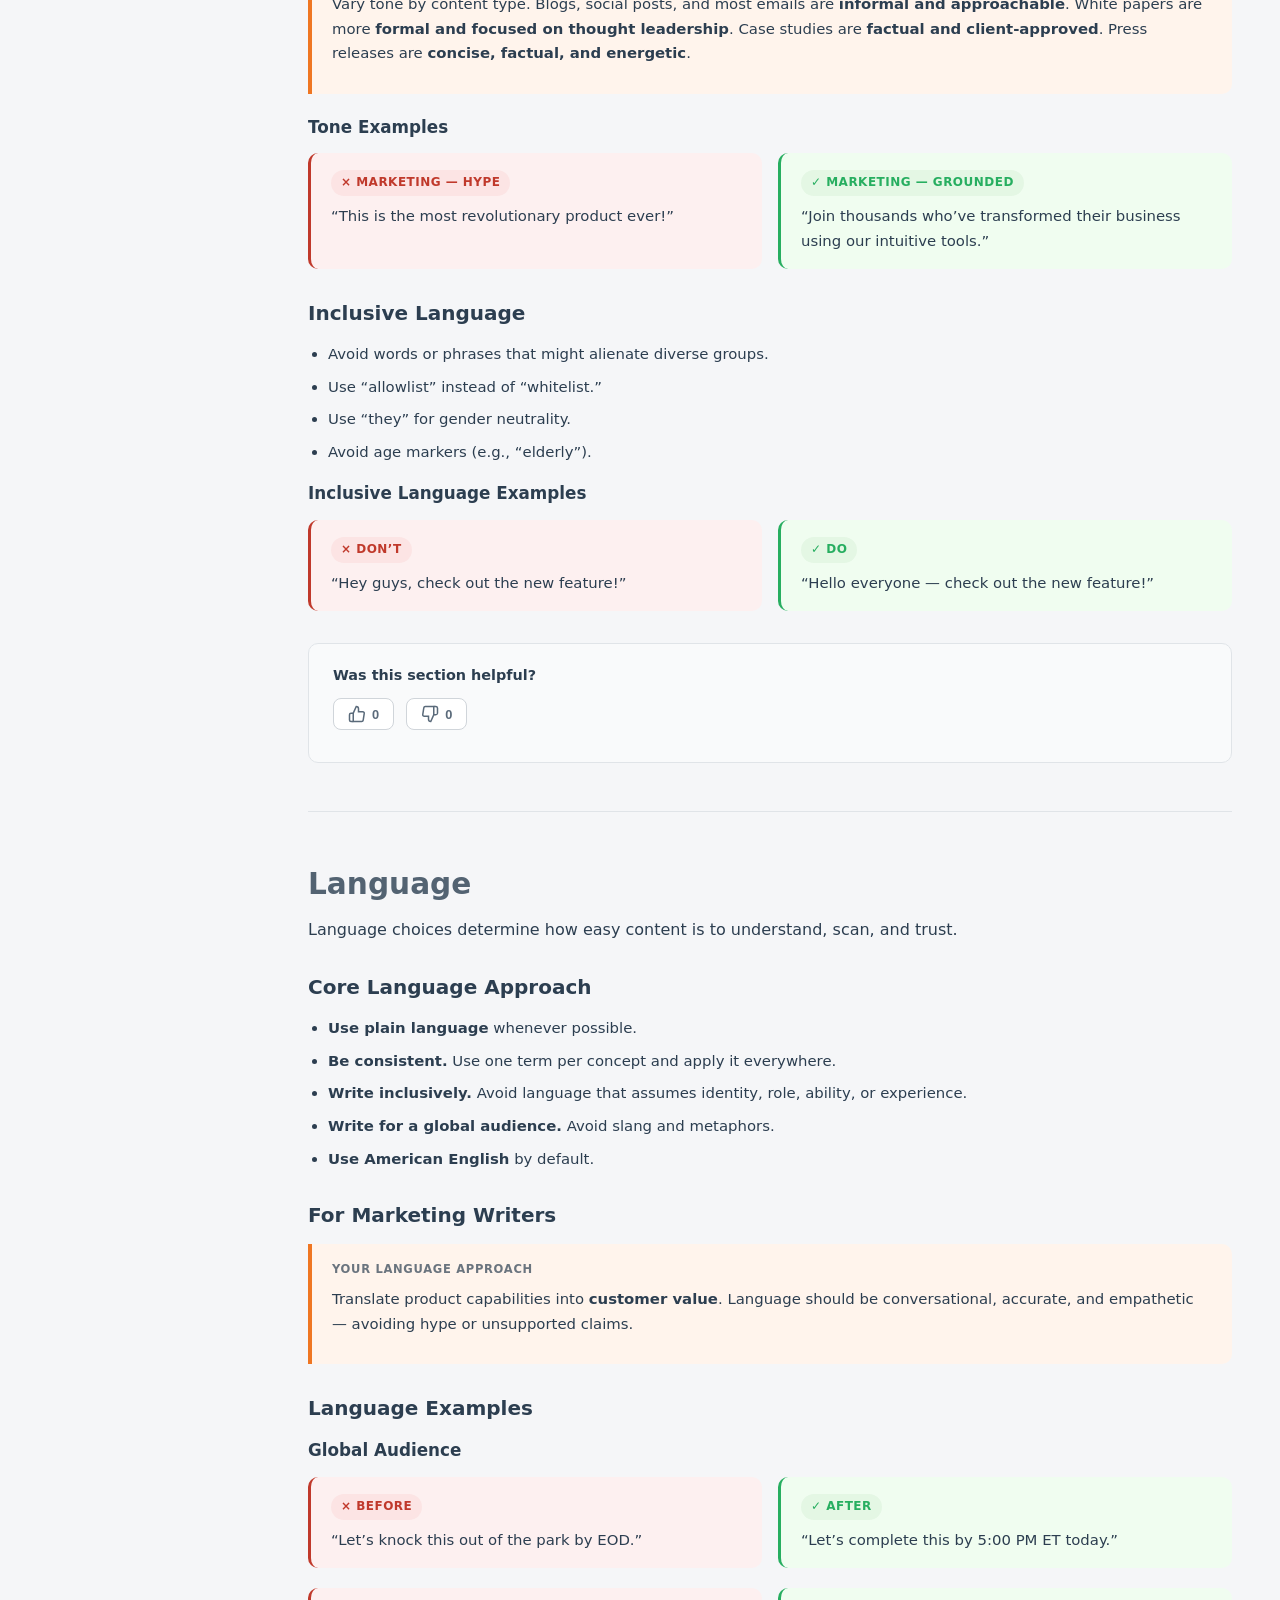
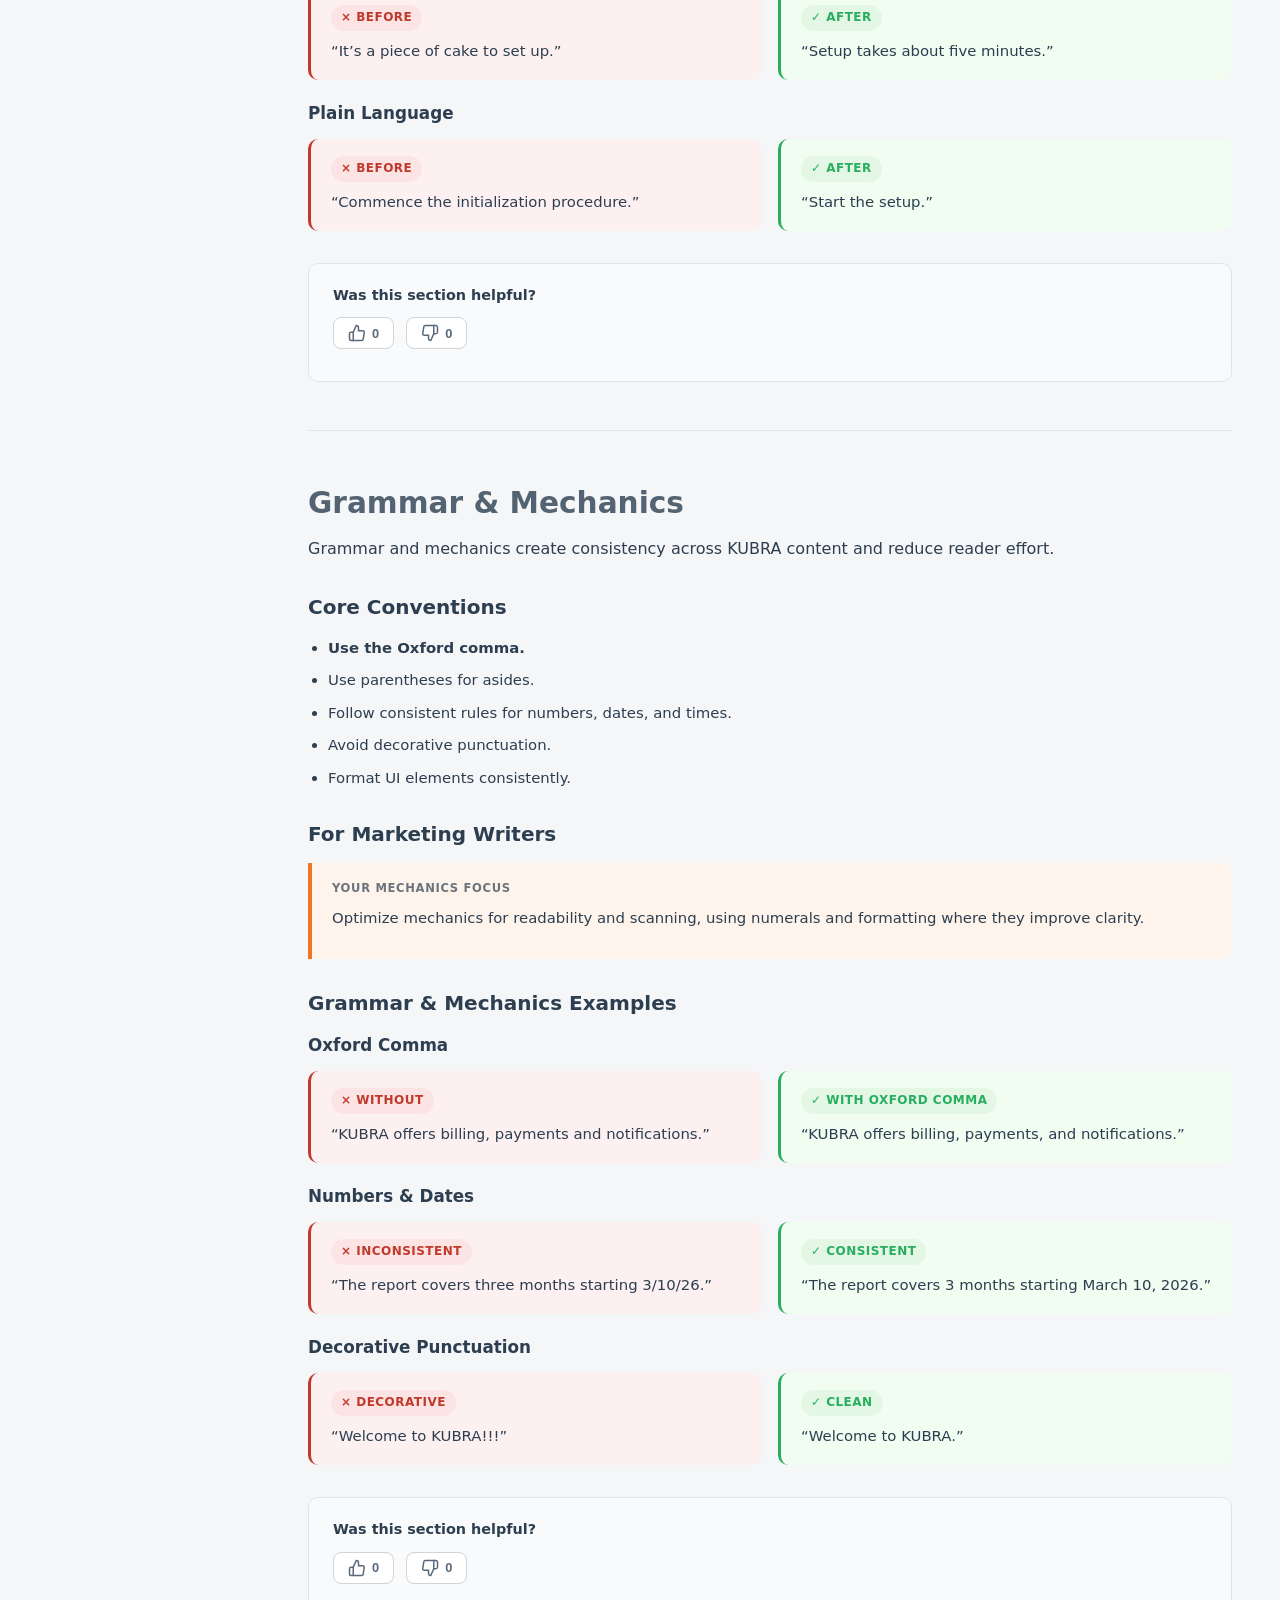
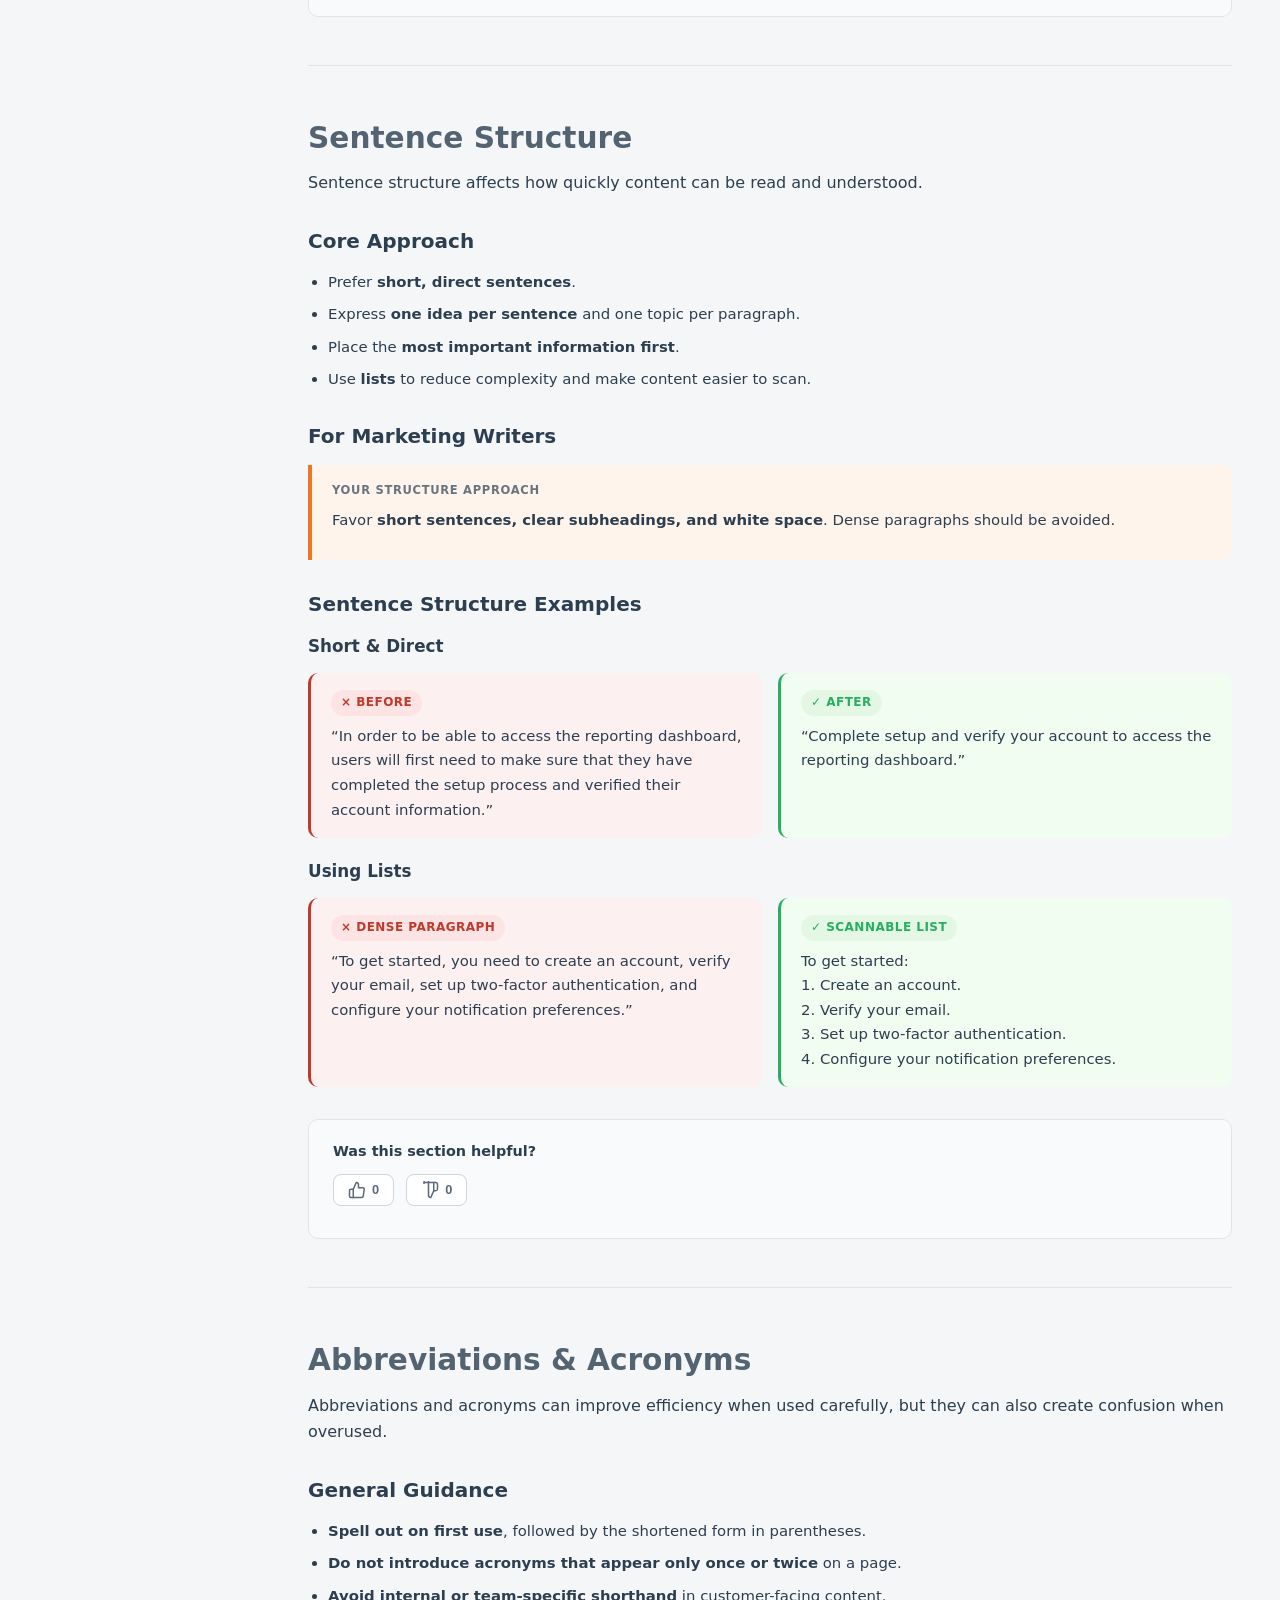
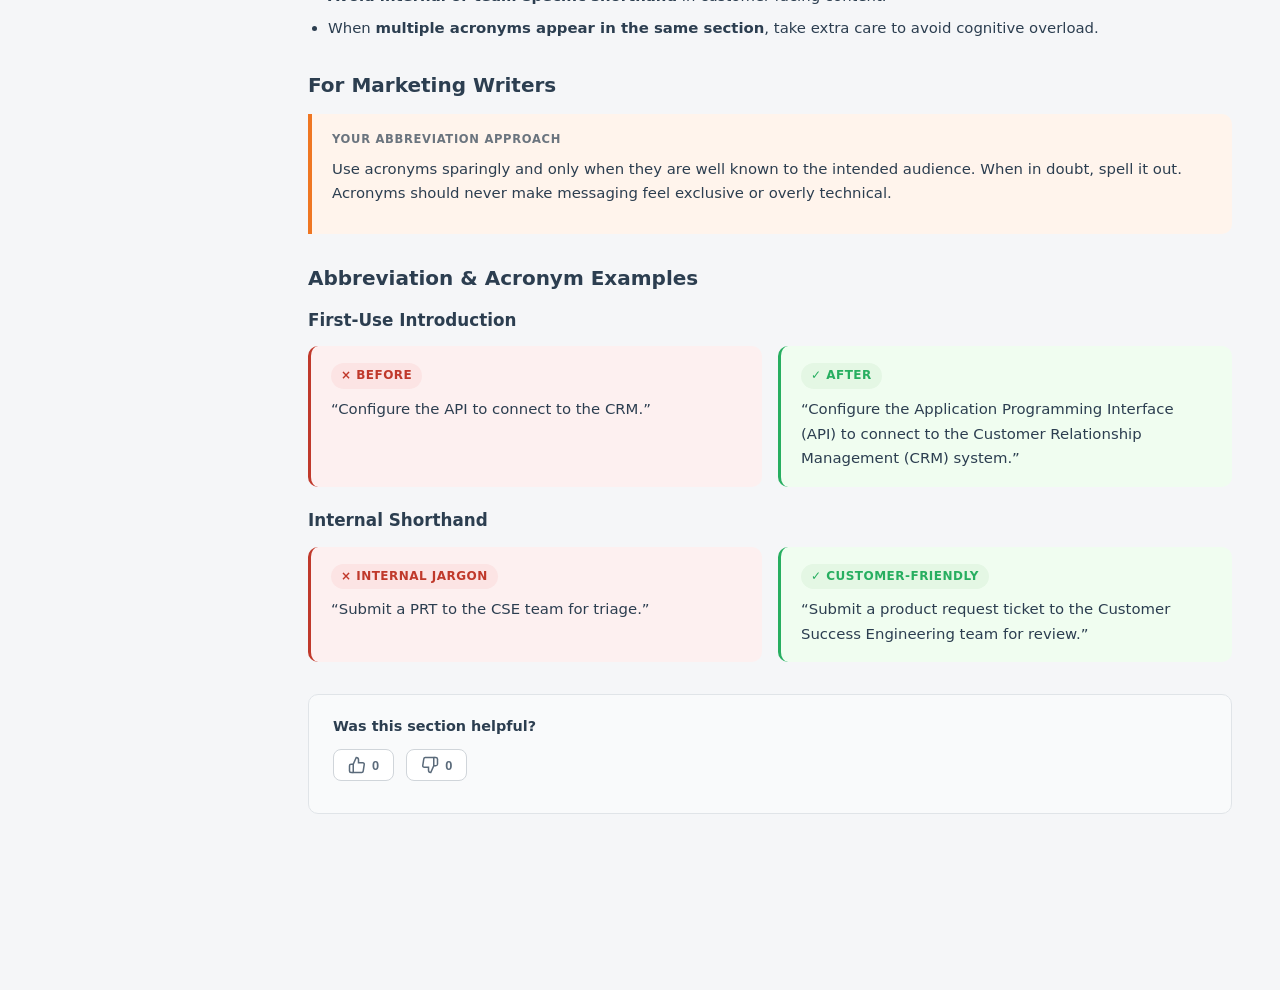
<file: mktg.html>
<!DOCTYPE html>
<html lang="en">
<head>
    <meta charset="UTF-8" />
    <meta name="viewport" content="width=device-width, initial-scale=1.0" />
    <title>KUBRA Style Guide &mdash; Marketing Writers</title>
    <link rel="stylesheet" href="style.css" />
</head>
<body>
    <div class="print-header">
        <div class="print-header__brand">
            <img src="images/kubra-logo.png" alt="KUBRA" class="print-header__logo" width="180" height="44" />
        </div>
        <h1>KUBRA Writing Style Guide</h1>
        <p>Marketing Writers</p>
    </div>

    <header class="top-bar">
        <a href="index.html" class="top-bar__logo">
            <span class="brand-logo-wrap">
                <img class="brand-logo" src="images/kubra-logo.png" alt="KUBRA" width="140" height="36" />
            </span>
            <span class="top-bar__team-label">Marketing Writers</span>
        </a>
        <div class="top-bar__actions">
            <div class="top-bar__search">
                <input type="text" id="searchInput" placeholder="Search the style guide..." autocomplete="off" />
                <button class="search-clear" id="searchClear" aria-label="Clear search">&times;</button>
                <div class="search-meta" id="searchMeta"></div>
            </div>
            <button class="export-pdf-btn" id="exportPdf" title="Export to PDF">
                <svg width="16" height="16" viewBox="0 0 24 24" fill="none" stroke="currentColor" stroke-width="2"><path d="M6 2h9l5 5v13a2 2 0 0 1-2 2H6a2 2 0 0 1-2-2V4a2 2 0 0 1 2-2z"/><polyline points="14 2 14 8 20 8"/><line x1="12" y1="18" x2="12" y2="12"/><polyline points="9 15 12 18 15 15"/></svg>
                <span>Export PDF</span>
            </button>
        </div>
    </header>

    <nav class="sidebar" id="sidebar">
        <a href="index.html" class="sidebar-back">&larr; All Guides</a>
        <ul>
            <li><a href="#introduction" class="nav-link active" data-section="introduction">Introduction</a></li>
            <li>
                <span class="nav-group-label">Writing</span>
                <ul>
                    <li><a href="#writing-principles" class="nav-link" data-section="writing-principles">Goals &amp; Principles</a></li>
                    <li><a href="#tone-voice" class="nav-link" data-section="tone-voice">Tone &amp; Voice</a></li>
                    <li><a href="#language" class="nav-link" data-section="language">Language</a></li>
                    <li><a href="#grammar" class="nav-link" data-section="grammar">Grammar &amp; Mechanics</a></li>
                    <li><a href="#sentence-structure" class="nav-link" data-section="sentence-structure">Sentence Structure</a></li>
                    <li><a href="#abbreviations" class="nav-link" data-section="abbreviations">Abbreviations &amp; Acronyms</a></li>
                </ul>
            </li>
        </ul>
    </nav>

    <main class="content" id="content">

        <!-- ===== INTRODUCTION ===== -->
        <section id="introduction" class="section">
            <div class="team-page-heading">
                <h1>Introduction</h1>
                <span class="team-badge team-badge--mktg">Marketing Writers</span>
            </div>
            <h2>About This Guide</h2>
            <p>This writing style guide helps everyone at KUBRA communicate with clarity, consistency, and confidence. As a Marketing Writer, you craft the stories, campaigns, and content that shape how the world sees KUBRA.</p>
            <p>Good writing builds trust. When our messaging is consistent, prospects and customers can focus on the value we deliver.</p>
            <p>This guide covers goals and principles, tone and voice, language, grammar and mechanics, sentence structure, and abbreviations and acronyms &mdash; all tailored to the Marketing Writing team.</p>
            <div class="feedback-widget" data-section="mktg-introduction">
                <div class="feedback-prompt">Was this section helpful?</div>
                <div class="feedback-buttons">
                    <button class="feedback-btn feedback-btn--like" data-type="like" title="Helpful"><svg width="18" height="18" viewBox="0 0 24 24" fill="none" stroke="currentColor" stroke-width="2"><path d="M14 9V5a3 3 0 0 0-3-3l-4 9v11h11.28a2 2 0 0 0 2-1.7l1.38-9a2 2 0 0 0-2-2.3H14z" /><path d="M7 22H4a2 2 0 0 1-2-2v-7a2 2 0 0 1 2-2h3" /></svg><span class="feedback-count" data-count="like">0</span></button>
                    <button class="feedback-btn feedback-btn--dislike" data-type="dislike" title="Not helpful"><svg width="18" height="18" viewBox="0 0 24 24" fill="none" stroke="currentColor" stroke-width="2"><path d="M10 15v4a3 3 0 0 0 3 3l4-9V2H5.72a2 2 0 0 0-2 1.7l-1.38 9a2 2 0 0 0 2 2.3H10z" /><path d="M17 2h2.67A2.31 2.31 0 0 1 22 4v7a2.31 2.31 0 0 1-2.33 2H17" /></svg><span class="feedback-count" data-count="dislike">0</span></button>
                </div>
                <div class="feedback-comment-area hidden">
                    <textarea class="feedback-textarea" placeholder="Share your feedback on this section..." rows="3"></textarea>
                    <div class="feedback-comment-actions"><button class="feedback-submit">Submit</button><button class="feedback-cancel">Cancel</button></div>
                </div>
                <div class="feedback-comments-list"></div>
            </div>
        </section>

        <!-- ===== WRITING GOALS & PRINCIPLES ===== -->
        <section id="writing-principles" class="section">
            <h1>Writing Goals &amp; Principles</h1>
            <h2>Core Principles</h2>
            <div class="card-row card-row--quad">
                <div class="card card--accent-green"><h3>Empower</h3><p>Give readers the confidence and tools to act. Make the next step clear and achievable.</p></div>
                <div class="card card--accent-blue"><h3>Respect</h3><p>Use people-first language. Value the reader&rsquo;s time and avoid unnecessary complexity.</p></div>
                <div class="card card--accent-green"><h3>Educate</h3><p>Focus on what users need to know to move forward. Prioritize usefulness over completeness.</p></div>
                <div class="card card--accent-blue"><h3>Guide</h3><p>Be friendly, helpful, and solution-oriented. Reduce uncertainty and friction wherever possible.</p></div>
            </div>

            <h2>For Marketing Writers</h2>
            <div class="role-guidance role-guidance--mktg">
                <div class="role-guidance__label">Your Focus</div>
                <ul class="styled-list">
                    <li><strong>Benefit-first messaging</strong> &mdash; Lead with outcomes and value, not features.</li>
                    <li><strong>Audience awareness</strong> &mdash; Tailor language to the reader&rsquo;s role, goals, and stage in the journey.</li>
                    <li><strong>Credibility</strong> &mdash; Support claims with examples, data, or customer outcomes.</li>
                    <li><strong>Clear calls to action</strong> &mdash; Make the next step obvious and easy to take.</li>
                </ul>
            </div>

            <h2>Examples</h2>
            <h3>Empower the Audience</h3>
            <div class="example-block"><div class="example example--dont"><span class="badge badge--dont">&times; Before</span><p>&ldquo;This tool supports various functions.&rdquo;</p></div><div class="example example--do"><span class="badge badge--do">&check; After</span><p>&ldquo;You can use this tool to create reports, automate workflows, and manage customer data.&rdquo;</p></div></div>
            <h3>Encourage Engagement</h3>
            <div class="example-block"><div class="example example--dont"><span class="badge badge--dont">&times; Weak CTA</span><p>&ldquo;Learn more.&rdquo;</p></div><div class="example example--do"><span class="badge badge--do">&check; Strong CTA</span><p>&ldquo;Discover how this feature can improve your workflow.&rdquo;</p></div></div>
            <div class="example-block"><div class="example example--dont"><span class="badge badge--dont">&times; Passive</span><p>&ldquo;Security settings are available.&rdquo;</p></div><div class="example example--do"><span class="badge badge--do">&check; Engaging</span><p>&ldquo;Your data security is our top priority &mdash; explore detailed security settings here.&rdquo;</p></div></div>

            <div class="feedback-widget" data-section="mktg-writing-principles">
                <div class="feedback-prompt">Was this section helpful?</div>
                <div class="feedback-buttons">
                    <button class="feedback-btn feedback-btn--like" data-type="like" title="Helpful"><svg width="18" height="18" viewBox="0 0 24 24" fill="none" stroke="currentColor" stroke-width="2"><path d="M14 9V5a3 3 0 0 0-3-3l-4 9v11h11.28a2 2 0 0 0 2-1.7l1.38-9a2 2 0 0 0-2-2.3H14z" /><path d="M7 22H4a2 2 0 0 1-2-2v-7a2 2 0 0 1 2-2h3" /></svg><span class="feedback-count" data-count="like">0</span></button>
                    <button class="feedback-btn feedback-btn--dislike" data-type="dislike" title="Not helpful"><svg width="18" height="18" viewBox="0 0 24 24" fill="none" stroke="currentColor" stroke-width="2"><path d="M10 15v4a3 3 0 0 0 3 3l4-9V2H5.72a2 2 0 0 0-2 1.7l-1.38 9a2 2 0 0 0 2 2.3H10z" /><path d="M17 2h2.67A2.31 2.31 0 0 1 22 4v7a2.31 2.31 0 0 1-2.33 2H17" /></svg><span class="feedback-count" data-count="dislike">0</span></button>
                </div>
                <div class="feedback-comment-area hidden">
                    <textarea class="feedback-textarea" placeholder="Share your feedback on this section..." rows="3"></textarea>
                    <div class="feedback-comment-actions"><button class="feedback-submit">Submit</button><button class="feedback-cancel">Cancel</button></div>
                </div>
                <div class="feedback-comments-list"></div>
            </div>
        </section>

        <!-- ===== TONE & VOICE ===== -->
        <section id="tone-voice" class="section">
            <h1>Tone &amp; Voice</h1>

            <h2>Voice</h2>
            <p>Voice defines KUBRA&rsquo;s personality. It remains consistent across channels while allowing flexibility based on audience and context.</p>
            <h3>Core Attributes</h3>
            <div class="card-row card-row--triple">
                <div class="card"><h4>Confident but Humble</h4><p>We know our space and can help, without sounding arrogant.</p></div>
                <div class="card"><h4>Informal but Precise</h4><p>We sound human and approachable, but never sloppy or unclear.</p></div>
                <div class="card"><h4>Helpful, Never Overbearing</h4><p>We guide readers toward outcomes without pushing or overwhelming them.</p></div>
            </div>

            <h2>Your Voice</h2>
            <div class="role-guidance role-guidance--mktg">
                <div class="role-guidance__label">Marketing Writer Voice</div>
                <p>Act as <strong>brand ambassadors</strong>. Writing should reflect KUBRA&rsquo;s energy and confidence while staying grounded in real customer needs and outcomes.</p>
            </div>

            <h3>Voice Examples</h3>
            <div class="example-block"><div class="example example--dont"><span class="badge badge--dont">&times; Marketing &mdash; Too Flat</span><p>&ldquo;Our product has many features.&rdquo;</p></div><div class="example example--do"><span class="badge badge--do">&check; Marketing &mdash; On Brand</span><p>&ldquo;Our solutions empower you to achieve more with fewer resources &mdash; made simple and intuitive.&rdquo;</p></div></div>

            <h2>Tone</h2>
            <p>Tone is how voice adapts to the situation. While KUBRA&rsquo;s voice stays consistent, tone should shift based on context, audience, and emotional stakes.</p>
            <h3>Core Stance</h3>
            <ul class="styled-list">
                <li>Tone is generally <strong>informal, but always clear</strong>. Clarity takes priority over entertainment.</li>
                <li>Tone should <strong>adapt to user context</strong> &mdash; troubleshooting, exploration, or decision-making.</li>
            </ul>

            <h3>Your Tone</h3>
            <div class="role-guidance role-guidance--mktg">
                <div class="role-guidance__label">Marketing Writer Tone</div>
                <p>Vary tone by content type. Blogs, social posts, and most emails are <strong>informal and approachable</strong>. White papers are more <strong>formal and focused on thought leadership</strong>. Case studies are <strong>factual and client-approved</strong>. Press releases are <strong>concise, factual, and energetic</strong>.</p>
            </div>

            <h3>Tone Examples</h3>
            <div class="example-block"><div class="example example--dont"><span class="badge badge--dont">&times; Marketing &mdash; Hype</span><p>&ldquo;This is the most revolutionary product ever!&rdquo;</p></div><div class="example example--do"><span class="badge badge--do">&check; Marketing &mdash; Grounded</span><p>&ldquo;Join thousands who&rsquo;ve transformed their business using our intuitive tools.&rdquo;</p></div></div>

            <h2>Inclusive Language</h2>
            <ul class="styled-list">
                <li>Avoid words or phrases that might alienate diverse groups.</li>
                <li>Use &ldquo;allowlist&rdquo; instead of &ldquo;whitelist.&rdquo;</li>
                <li>Use &ldquo;they&rdquo; for gender neutrality.</li>
                <li>Avoid age markers (e.g., &ldquo;elderly&rdquo;).</li>
            </ul>
            <h3>Inclusive Language Examples</h3>
            <div class="example-block"><div class="example example--dont"><span class="badge badge--dont">&times; Don&rsquo;t</span><p>&ldquo;Hey guys, check out the new feature!&rdquo;</p></div><div class="example example--do"><span class="badge badge--do">&check; Do</span><p>&ldquo;Hello everyone &mdash; check out the new feature!&rdquo;</p></div></div>

            <div class="feedback-widget" data-section="mktg-tone-voice">
                <div class="feedback-prompt">Was this section helpful?</div>
                <div class="feedback-buttons">
                    <button class="feedback-btn feedback-btn--like" data-type="like" title="Helpful"><svg width="18" height="18" viewBox="0 0 24 24" fill="none" stroke="currentColor" stroke-width="2"><path d="M14 9V5a3 3 0 0 0-3-3l-4 9v11h11.28a2 2 0 0 0 2-1.7l1.38-9a2 2 0 0 0-2-2.3H14z" /><path d="M7 22H4a2 2 0 0 1-2-2v-7a2 2 0 0 1 2-2h3" /></svg><span class="feedback-count" data-count="like">0</span></button>
                    <button class="feedback-btn feedback-btn--dislike" data-type="dislike" title="Not helpful"><svg width="18" height="18" viewBox="0 0 24 24" fill="none" stroke="currentColor" stroke-width="2"><path d="M10 15v4a3 3 0 0 0 3 3l4-9V2H5.72a2 2 0 0 0-2 1.7l-1.38 9a2 2 0 0 0 2 2.3H10z" /><path d="M17 2h2.67A2.31 2.31 0 0 1 22 4v7a2.31 2.31 0 0 1-2.33 2H17" /></svg><span class="feedback-count" data-count="dislike">0</span></button>
                </div>
                <div class="feedback-comment-area hidden">
                    <textarea class="feedback-textarea" placeholder="Share your feedback on this section..." rows="3"></textarea>
                    <div class="feedback-comment-actions"><button class="feedback-submit">Submit</button><button class="feedback-cancel">Cancel</button></div>
                </div>
                <div class="feedback-comments-list"></div>
            </div>
        </section>

        <!-- ===== LANGUAGE ===== -->
        <section id="language" class="section">
            <h1>Language</h1>
            <p>Language choices determine how easy content is to understand, scan, and trust.</p>

            <h2>Core Language Approach</h2>
            <ul class="styled-list">
                <li><strong>Use plain language</strong> whenever possible.</li>
                <li><strong>Be consistent.</strong> Use one term per concept and apply it everywhere.</li>
                <li><strong>Write inclusively.</strong> Avoid language that assumes identity, role, ability, or experience.</li>
                <li><strong>Write for a global audience.</strong> Avoid slang and metaphors.</li>
                <li><strong>Use American English</strong> by default.</li>
            </ul>

            <h2>For Marketing Writers</h2>
            <div class="role-guidance role-guidance--mktg">
                <div class="role-guidance__label">Your Language Approach</div>
                <p>Translate product capabilities into <strong>customer value</strong>. Language should be conversational, accurate, and empathetic &mdash; avoiding hype or unsupported claims.</p>
            </div>

            <h2>Language Examples</h2>
            <h3>Global Audience</h3>
            <div class="example-block"><div class="example example--dont"><span class="badge badge--dont">&times; Before</span><p>&ldquo;Let&rsquo;s knock this out of the park by EOD.&rdquo;</p></div><div class="example example--do"><span class="badge badge--do">&check; After</span><p>&ldquo;Let&rsquo;s complete this by 5:00 PM ET today.&rdquo;</p></div></div>
            <div class="example-block"><div class="example example--dont"><span class="badge badge--dont">&times; Before</span><p>&ldquo;It&rsquo;s a piece of cake to set up.&rdquo;</p></div><div class="example example--do"><span class="badge badge--do">&check; After</span><p>&ldquo;Setup takes about five minutes.&rdquo;</p></div></div>
            <h3>Plain Language</h3>
            <div class="example-block"><div class="example example--dont"><span class="badge badge--dont">&times; Before</span><p>&ldquo;Commence the initialization procedure.&rdquo;</p></div><div class="example example--do"><span class="badge badge--do">&check; After</span><p>&ldquo;Start the setup.&rdquo;</p></div></div>

            <div class="feedback-widget" data-section="mktg-language">
                <div class="feedback-prompt">Was this section helpful?</div>
                <div class="feedback-buttons">
                    <button class="feedback-btn feedback-btn--like" data-type="like" title="Helpful"><svg width="18" height="18" viewBox="0 0 24 24" fill="none" stroke="currentColor" stroke-width="2"><path d="M14 9V5a3 3 0 0 0-3-3l-4 9v11h11.28a2 2 0 0 0 2-1.7l1.38-9a2 2 0 0 0-2-2.3H14z" /><path d="M7 22H4a2 2 0 0 1-2-2v-7a2 2 0 0 1 2-2h3" /></svg><span class="feedback-count" data-count="like">0</span></button>
                    <button class="feedback-btn feedback-btn--dislike" data-type="dislike" title="Not helpful"><svg width="18" height="18" viewBox="0 0 24 24" fill="none" stroke="currentColor" stroke-width="2"><path d="M10 15v4a3 3 0 0 0 3 3l4-9V2H5.72a2 2 0 0 0-2 1.7l-1.38 9a2 2 0 0 0 2 2.3H10z" /><path d="M17 2h2.67A2.31 2.31 0 0 1 22 4v7a2.31 2.31 0 0 1-2.33 2H17" /></svg><span class="feedback-count" data-count="dislike">0</span></button>
                </div>
                <div class="feedback-comment-area hidden">
                    <textarea class="feedback-textarea" placeholder="Share your feedback on this section..." rows="3"></textarea>
                    <div class="feedback-comment-actions"><button class="feedback-submit">Submit</button><button class="feedback-cancel">Cancel</button></div>
                </div>
                <div class="feedback-comments-list"></div>
            </div>
        </section>

        <!-- ===== GRAMMAR & MECHANICS ===== -->
        <section id="grammar" class="section">
            <h1>Grammar &amp; Mechanics</h1>
            <p>Grammar and mechanics create consistency across KUBRA content and reduce reader effort.</p>

            <h2>Core Conventions</h2>
            <ul class="styled-list">
                <li><strong>Use the Oxford comma.</strong></li>
                <li>Use parentheses for asides.</li>
                <li>Follow consistent rules for numbers, dates, and times.</li>
                <li>Avoid decorative punctuation.</li>
                <li>Format UI elements consistently.</li>
            </ul>

            <h2>For Marketing Writers</h2>
            <div class="role-guidance role-guidance--mktg">
                <div class="role-guidance__label">Your Mechanics Focus</div>
                <p>Optimize mechanics for readability and scanning, using numerals and formatting where they improve clarity.</p>
            </div>

            <h2>Grammar &amp; Mechanics Examples</h2>
            <h3>Oxford Comma</h3>
            <div class="example-block"><div class="example example--dont"><span class="badge badge--dont">&times; Without</span><p>&ldquo;KUBRA offers billing, payments and notifications.&rdquo;</p></div><div class="example example--do"><span class="badge badge--do">&check; With Oxford Comma</span><p>&ldquo;KUBRA offers billing, payments, and notifications.&rdquo;</p></div></div>
            <h3>Numbers &amp; Dates</h3>
            <div class="example-block"><div class="example example--dont"><span class="badge badge--dont">&times; Inconsistent</span><p>&ldquo;The report covers three months starting 3/10/26.&rdquo;</p></div><div class="example example--do"><span class="badge badge--do">&check; Consistent</span><p>&ldquo;The report covers 3 months starting March 10, 2026.&rdquo;</p></div></div>
            <h3>Decorative Punctuation</h3>
            <div class="example-block"><div class="example example--dont"><span class="badge badge--dont">&times; Decorative</span><p>&ldquo;Welcome to KUBRA!!!&rdquo;</p></div><div class="example example--do"><span class="badge badge--do">&check; Clean</span><p>&ldquo;Welcome to KUBRA.&rdquo;</p></div></div>

            <div class="feedback-widget" data-section="mktg-grammar">
                <div class="feedback-prompt">Was this section helpful?</div>
                <div class="feedback-buttons">
                    <button class="feedback-btn feedback-btn--like" data-type="like" title="Helpful"><svg width="18" height="18" viewBox="0 0 24 24" fill="none" stroke="currentColor" stroke-width="2"><path d="M14 9V5a3 3 0 0 0-3-3l-4 9v11h11.28a2 2 0 0 0 2-1.7l1.38-9a2 2 0 0 0-2-2.3H14z" /><path d="M7 22H4a2 2 0 0 1-2-2v-7a2 2 0 0 1 2-2h3" /></svg><span class="feedback-count" data-count="like">0</span></button>
                    <button class="feedback-btn feedback-btn--dislike" data-type="dislike" title="Not helpful"><svg width="18" height="18" viewBox="0 0 24 24" fill="none" stroke="currentColor" stroke-width="2"><path d="M10 15v4a3 3 0 0 0 3 3l4-9V2H5.72a2 2 0 0 0-2 1.7l-1.38 9a2 2 0 0 0 2 2.3H10z" /><path d="M17 2h2.67A2.31 2.31 0 0 1 22 4v7a2.31 2.31 0 0 1-2.33 2H17" /></svg><span class="feedback-count" data-count="dislike">0</span></button>
                </div>
                <div class="feedback-comment-area hidden">
                    <textarea class="feedback-textarea" placeholder="Share your feedback on this section..." rows="3"></textarea>
                    <div class="feedback-comment-actions"><button class="feedback-submit">Submit</button><button class="feedback-cancel">Cancel</button></div>
                </div>
                <div class="feedback-comments-list"></div>
            </div>
        </section>

        <!-- ===== SENTENCE STRUCTURE ===== -->
        <section id="sentence-structure" class="section">
            <h1>Sentence Structure</h1>
            <p>Sentence structure affects how quickly content can be read and understood.</p>

            <h2>Core Approach</h2>
            <ul class="styled-list">
                <li>Prefer <strong>short, direct sentences</strong>.</li>
                <li>Express <strong>one idea per sentence</strong> and one topic per paragraph.</li>
                <li>Place the <strong>most important information first</strong>.</li>
                <li>Use <strong>lists</strong> to reduce complexity and make content easier to scan.</li>
            </ul>

            <h2>For Marketing Writers</h2>
            <div class="role-guidance role-guidance--mktg">
                <div class="role-guidance__label">Your Structure Approach</div>
                <p>Favor <strong>short sentences, clear subheadings, and white space</strong>. Dense paragraphs should be avoided.</p>
            </div>

            <h2>Sentence Structure Examples</h2>
            <h3>Short &amp; Direct</h3>
            <div class="example-block"><div class="example example--dont"><span class="badge badge--dont">&times; Before</span><p>&ldquo;In order to be able to access the reporting dashboard, users will first need to make sure that they have completed the setup process and verified their account information.&rdquo;</p></div><div class="example example--do"><span class="badge badge--do">&check; After</span><p>&ldquo;Complete setup and verify your account to access the reporting dashboard.&rdquo;</p></div></div>
            <h3>Using Lists</h3>
            <div class="example-block"><div class="example example--dont"><span class="badge badge--dont">&times; Dense Paragraph</span><p>&ldquo;To get started, you need to create an account, verify your email, set up two-factor authentication, and configure your notification preferences.&rdquo;</p></div><div class="example example--do"><span class="badge badge--do">&check; Scannable List</span><p>To get started:<br>1. Create an account.<br>2. Verify your email.<br>3. Set up two-factor authentication.<br>4. Configure your notification preferences.</p></div></div>

            <div class="feedback-widget" data-section="mktg-sentence-structure">
                <div class="feedback-prompt">Was this section helpful?</div>
                <div class="feedback-buttons">
                    <button class="feedback-btn feedback-btn--like" data-type="like" title="Helpful"><svg width="18" height="18" viewBox="0 0 24 24" fill="none" stroke="currentColor" stroke-width="2"><path d="M14 9V5a3 3 0 0 0-3-3l-4 9v11h11.28a2 2 0 0 0 2-1.7l1.38-9a2 2 0 0 0-2-2.3H14z" /><path d="M7 22H4a2 2 0 0 1-2-2v-7a2 2 0 0 1 2-2h3" /></svg><span class="feedback-count" data-count="like">0</span></button>
                    <button class="feedback-btn feedback-btn--dislike" data-type="dislike" title="Not helpful"><svg width="18" height="18" viewBox="0 0 24 24" fill="none" stroke="currentColor" stroke-width="2"><path d="M10 15v4a3 3 0 0 0 3 3l4-9V2H5.72a2 2 0 0 0-2 1.7l1.38-9a2 2 0 0 0 2 2.3H10z" /><path d="M17 2h2.67A2.31 2.31 0 0 1 22 4v7a2.31 2.31 0 0 1-2.33 2H17" /></svg><span class="feedback-count" data-count="dislike">0</span></button>
                </div>
                <div class="feedback-comment-area hidden">
                    <textarea class="feedback-textarea" placeholder="Share your feedback on this section..." rows="3"></textarea>
                    <div class="feedback-comment-actions"><button class="feedback-submit">Submit</button><button class="feedback-cancel">Cancel</button></div>
                </div>
                <div class="feedback-comments-list"></div>
            </div>
        </section>

        <!-- ===== ABBREVIATIONS & ACRONYMS ===== -->
        <section id="abbreviations" class="section">
            <h1>Abbreviations &amp; Acronyms</h1>
            <p>Abbreviations and acronyms can improve efficiency when used carefully, but they can also create confusion when overused.</p>

            <h2>General Guidance</h2>
            <ul class="styled-list">
                <li><strong>Spell out on first use</strong>, followed by the shortened form in parentheses.</li>
                <li><strong>Do not introduce acronyms that appear only once or twice</strong> on a page.</li>
                <li><strong>Avoid internal or team-specific shorthand</strong> in customer-facing content.</li>
                <li>When <strong>multiple acronyms appear in the same section</strong>, take extra care to avoid cognitive overload.</li>
            </ul>

            <h2>For Marketing Writers</h2>
            <div class="role-guidance role-guidance--mktg">
                <div class="role-guidance__label">Your Abbreviation Approach</div>
                <p>Use acronyms sparingly and only when they are well known to the intended audience. When in doubt, spell it out. Acronyms should never make messaging feel exclusive or overly technical.</p>
            </div>

            <h2>Abbreviation &amp; Acronym Examples</h2>
            <h3>First-Use Introduction</h3>
            <div class="example-block"><div class="example example--dont"><span class="badge badge--dont">&times; Before</span><p>&ldquo;Configure the API to connect to the CRM.&rdquo;</p></div><div class="example example--do"><span class="badge badge--do">&check; After</span><p>&ldquo;Configure the Application Programming Interface (API) to connect to the Customer Relationship Management (CRM) system.&rdquo;</p></div></div>
            <h3>Internal Shorthand</h3>
            <div class="example-block"><div class="example example--dont"><span class="badge badge--dont">&times; Internal Jargon</span><p>&ldquo;Submit a PRT to the CSE team for triage.&rdquo;</p></div><div class="example example--do"><span class="badge badge--do">&check; Customer-Friendly</span><p>&ldquo;Submit a product request ticket to the Customer Success Engineering team for review.&rdquo;</p></div></div>

            <div class="feedback-widget" data-section="mktg-abbreviations">
                <div class="feedback-prompt">Was this section helpful?</div>
                <div class="feedback-buttons">
                    <button class="feedback-btn feedback-btn--like" data-type="like" title="Helpful"><svg width="18" height="18" viewBox="0 0 24 24" fill="none" stroke="currentColor" stroke-width="2"><path d="M14 9V5a3 3 0 0 0-3-3l-4 9v11h11.28a2 2 0 0 0 2-1.7l1.38-9a2 2 0 0 0-2-2.3H14z" /><path d="M7 22H4a2 2 0 0 1-2-2v-7a2 2 0 0 1 2-2h3" /></svg><span class="feedback-count" data-count="like">0</span></button>
                    <button class="feedback-btn feedback-btn--dislike" data-type="dislike" title="Not helpful"><svg width="18" height="18" viewBox="0 0 24 24" fill="none" stroke="currentColor" stroke-width="2"><path d="M10 15v4a3 3 0 0 0 3 3l4-9V2H5.72a2 2 0 0 0-2 1.7l-1.38 9a2 2 0 0 0 2 2.3H10z" /><path d="M17 2h2.67A2.31 2.31 0 0 1 22 4v7a2.31 2.31 0 0 1-2.33 2H17" /></svg><span class="feedback-count" data-count="dislike">0</span></button>
                </div>
                <div class="feedback-comment-area hidden">
                    <textarea class="feedback-textarea" placeholder="Share your feedback on this section..." rows="3"></textarea>
                    <div class="feedback-comment-actions"><button class="feedback-submit">Submit</button><button class="feedback-cancel">Cancel</button></div>
                </div>
                <div class="feedback-comments-list"></div>
            </div>
        </section>

        <div id="noResults" class="no-results hidden">
            <svg width="48" height="48" viewBox="0 0 24 24" fill="none" stroke="#536372" stroke-width="1.5"><circle cx="11" cy="11" r="8" /><line x1="21" y1="21" x2="16.65" y2="16.65" /></svg>
            <p>No sections match your search. Try a different keyword.</p>
        </div>
    </main>

    <button class="back-to-top" id="backToTop" title="Back to top" aria-label="Back to top">&uarr;</button>
    <script src="script.js"></script>
</body>
</html>
</file>
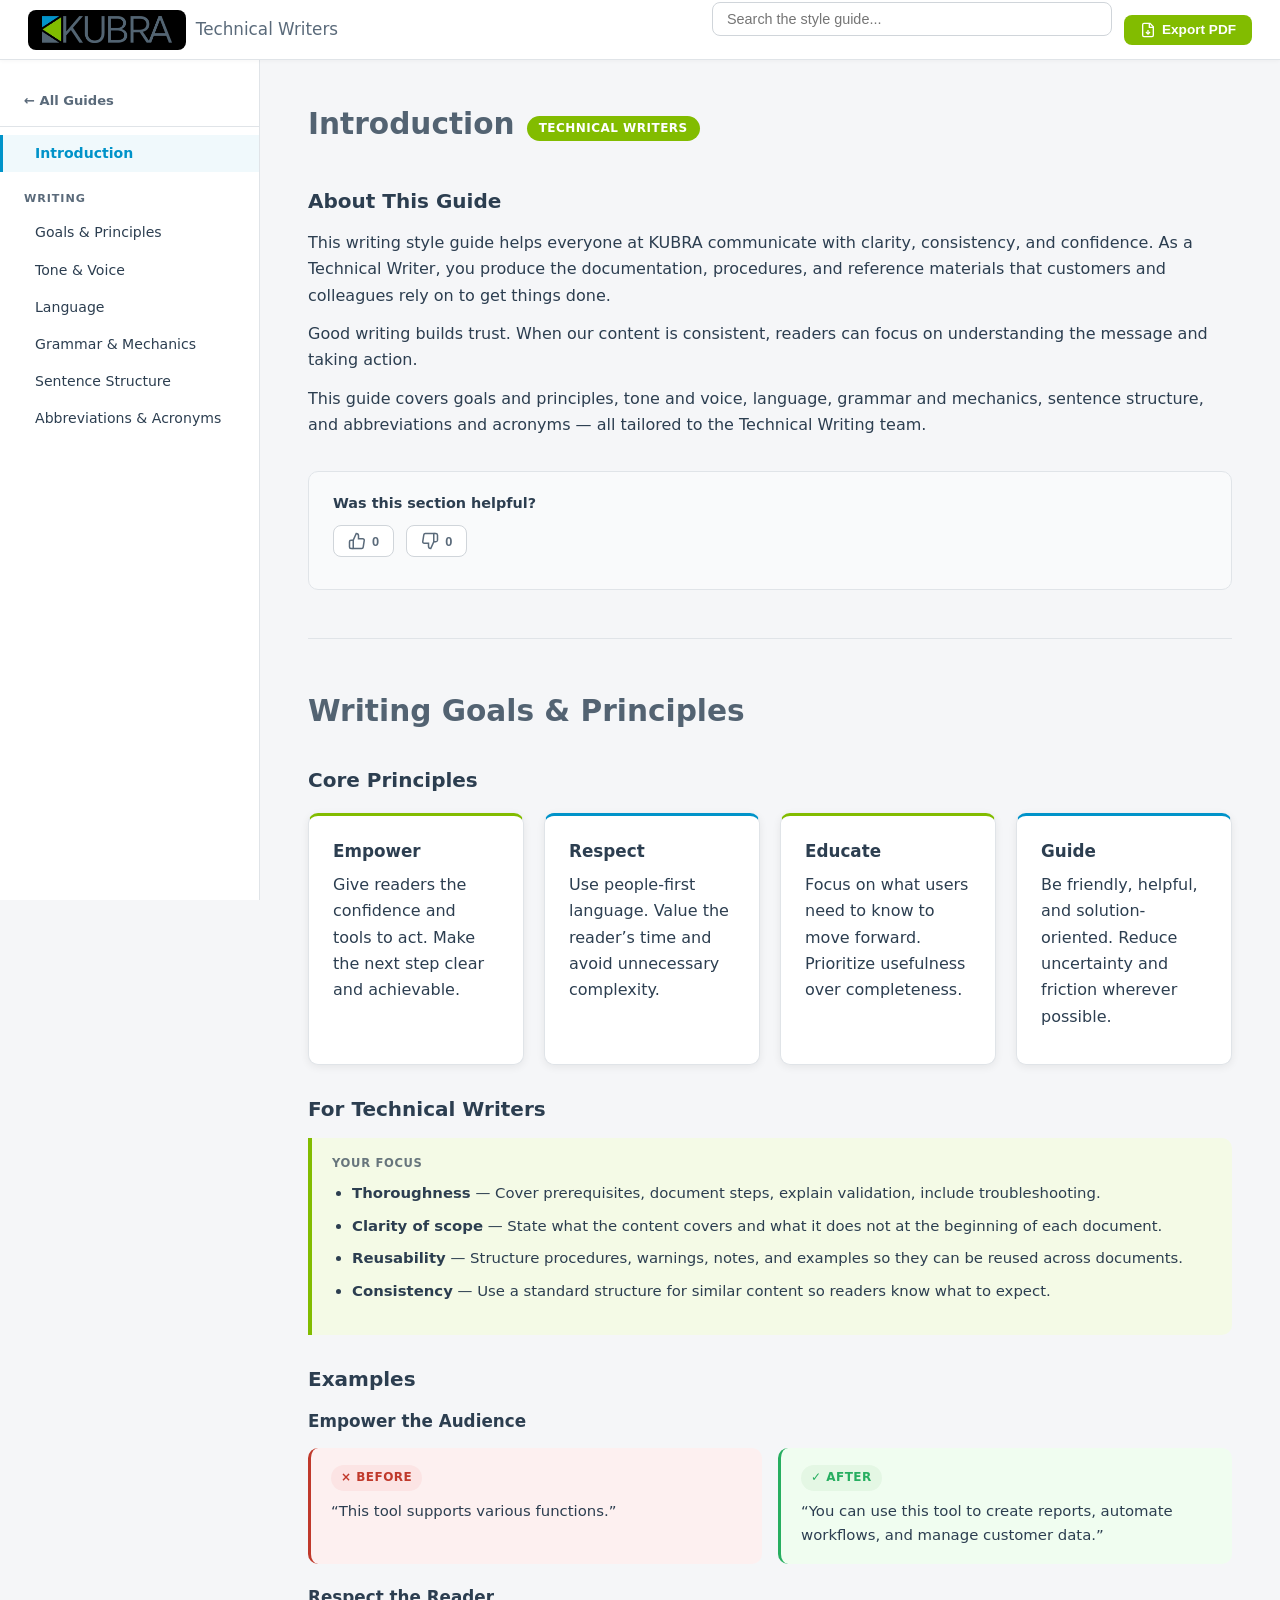
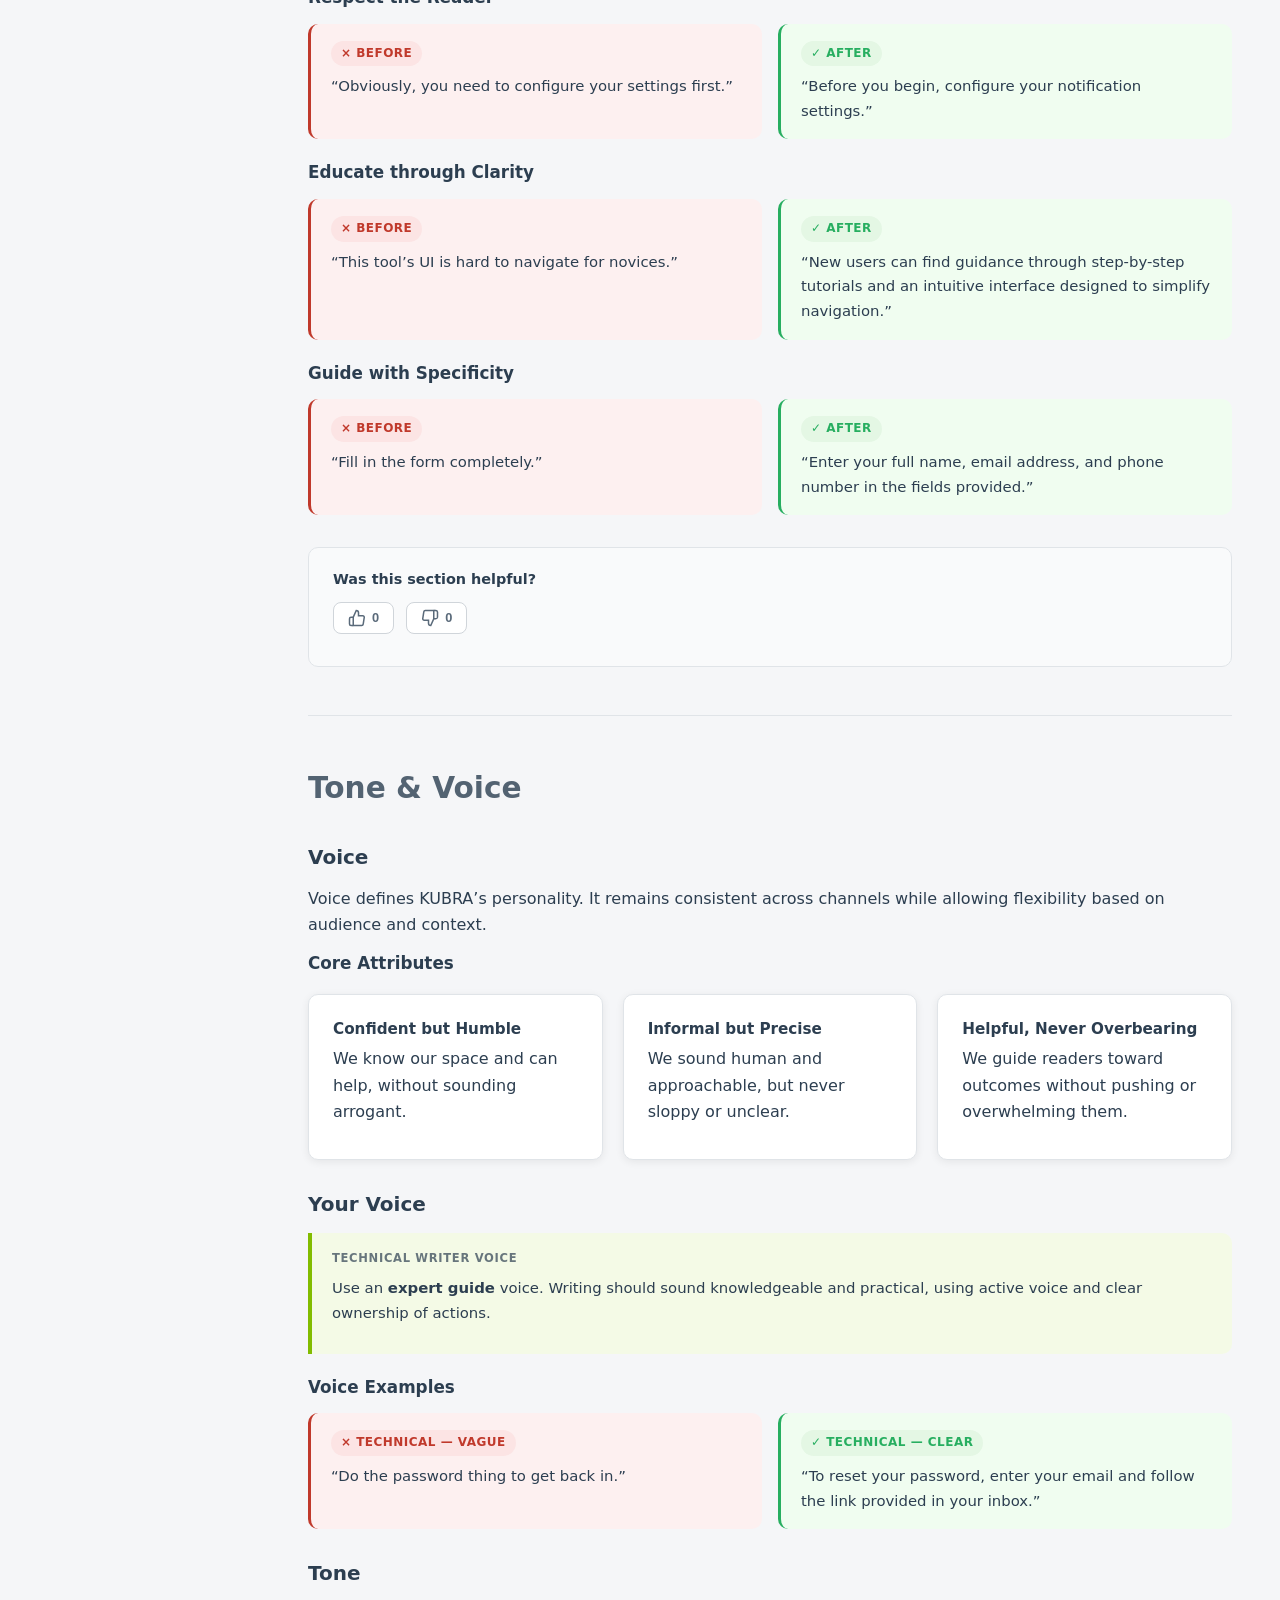
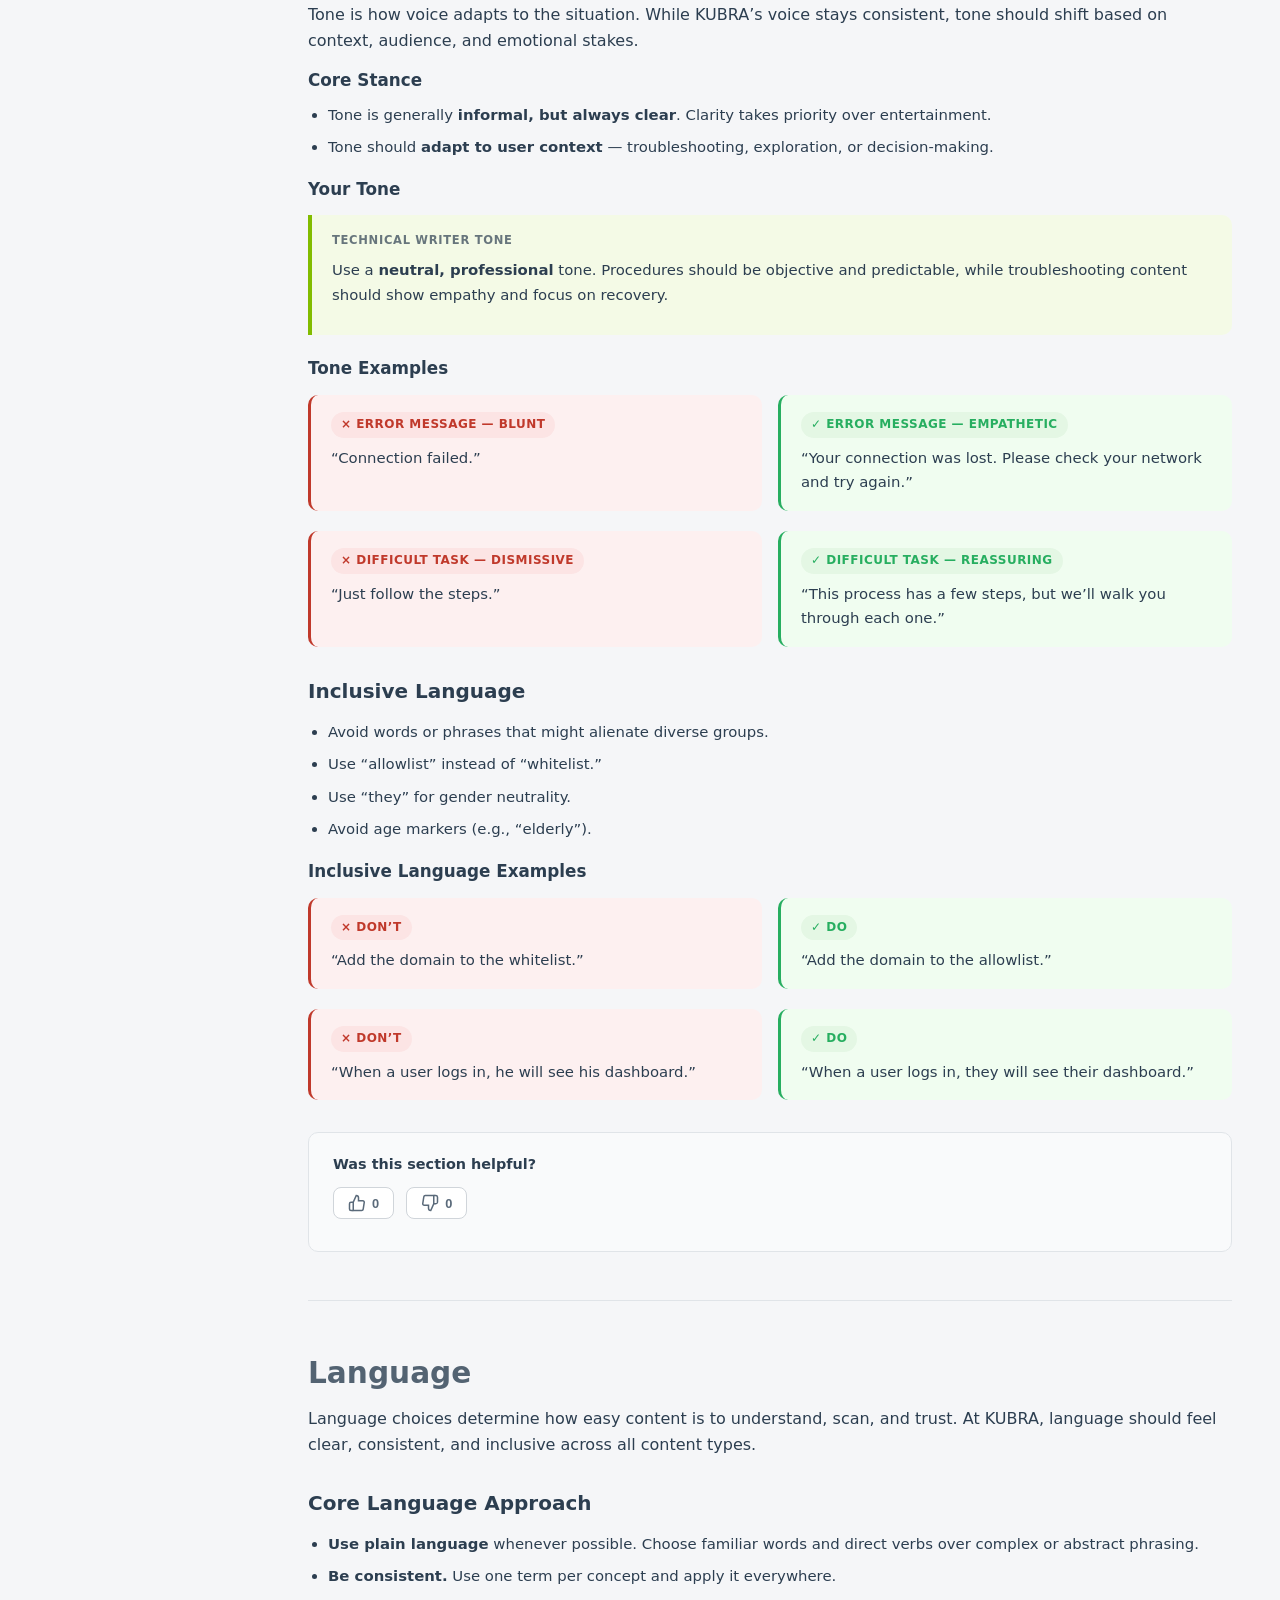
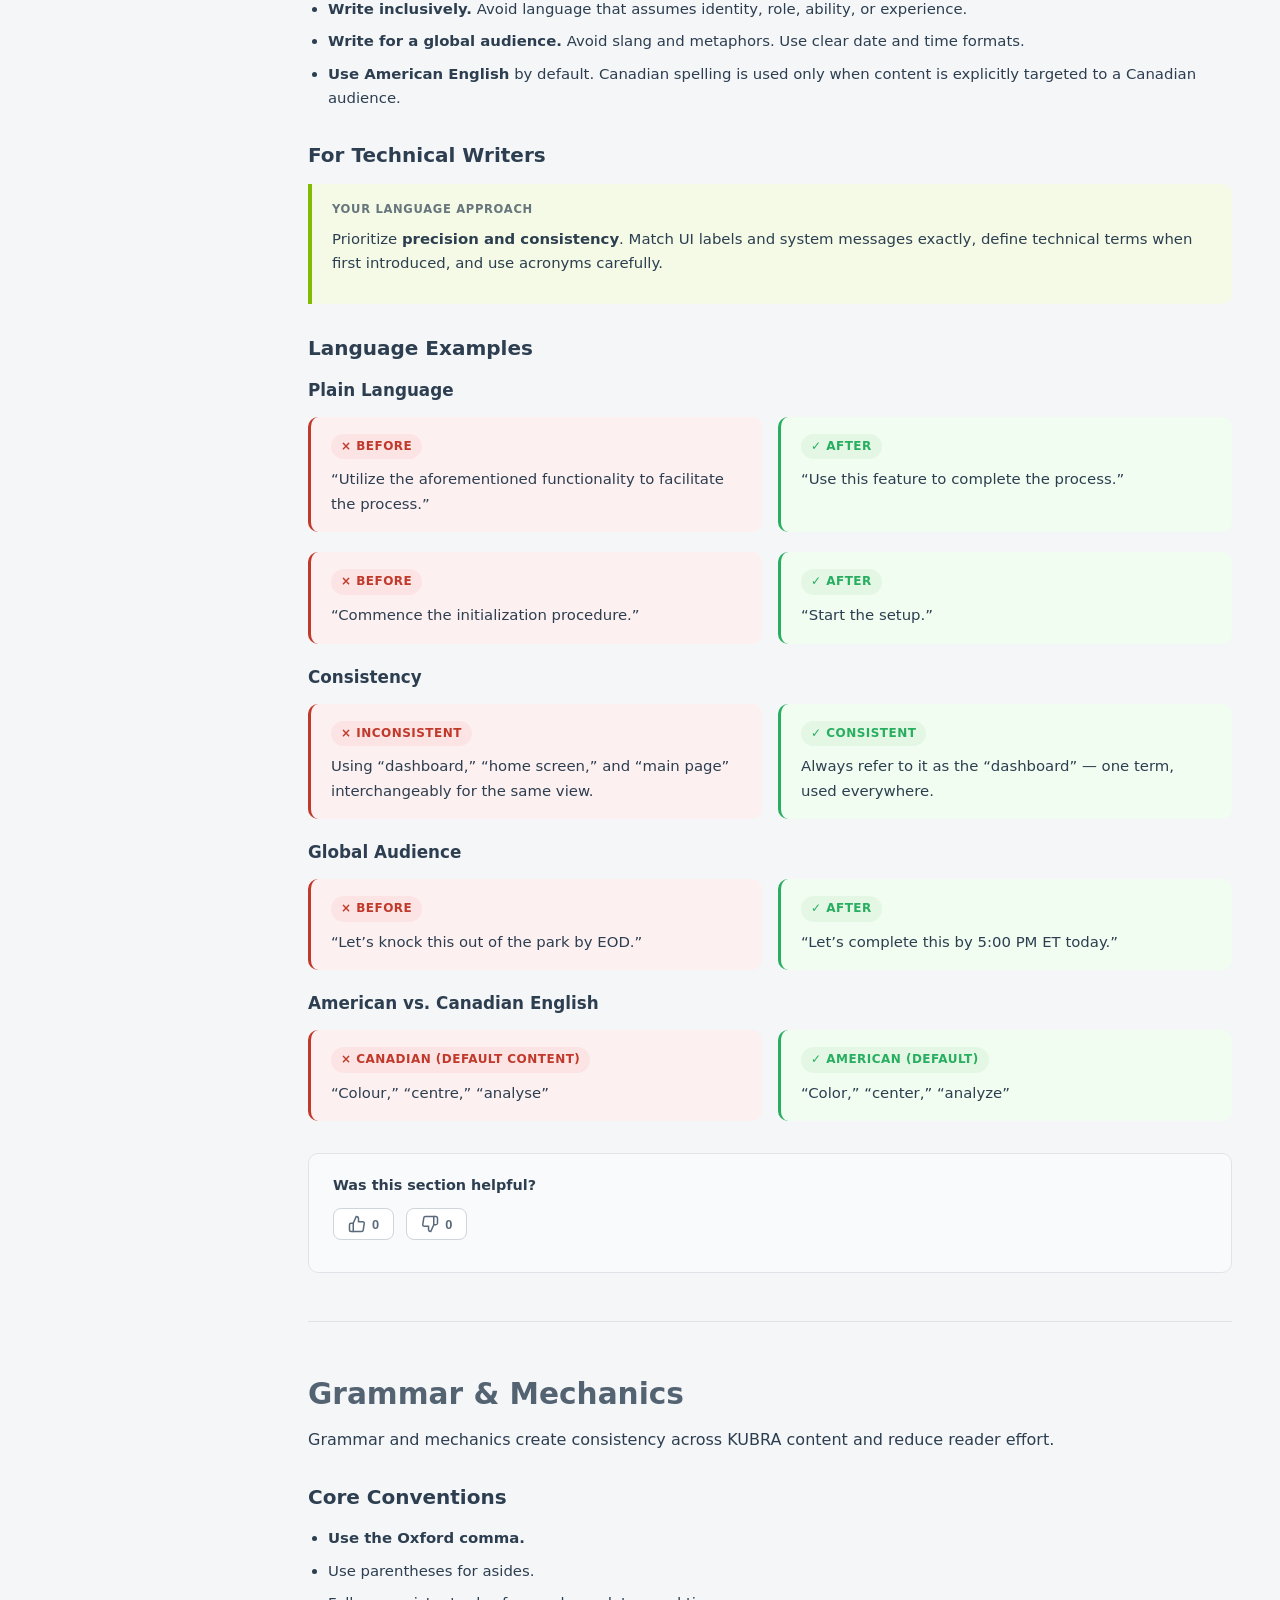
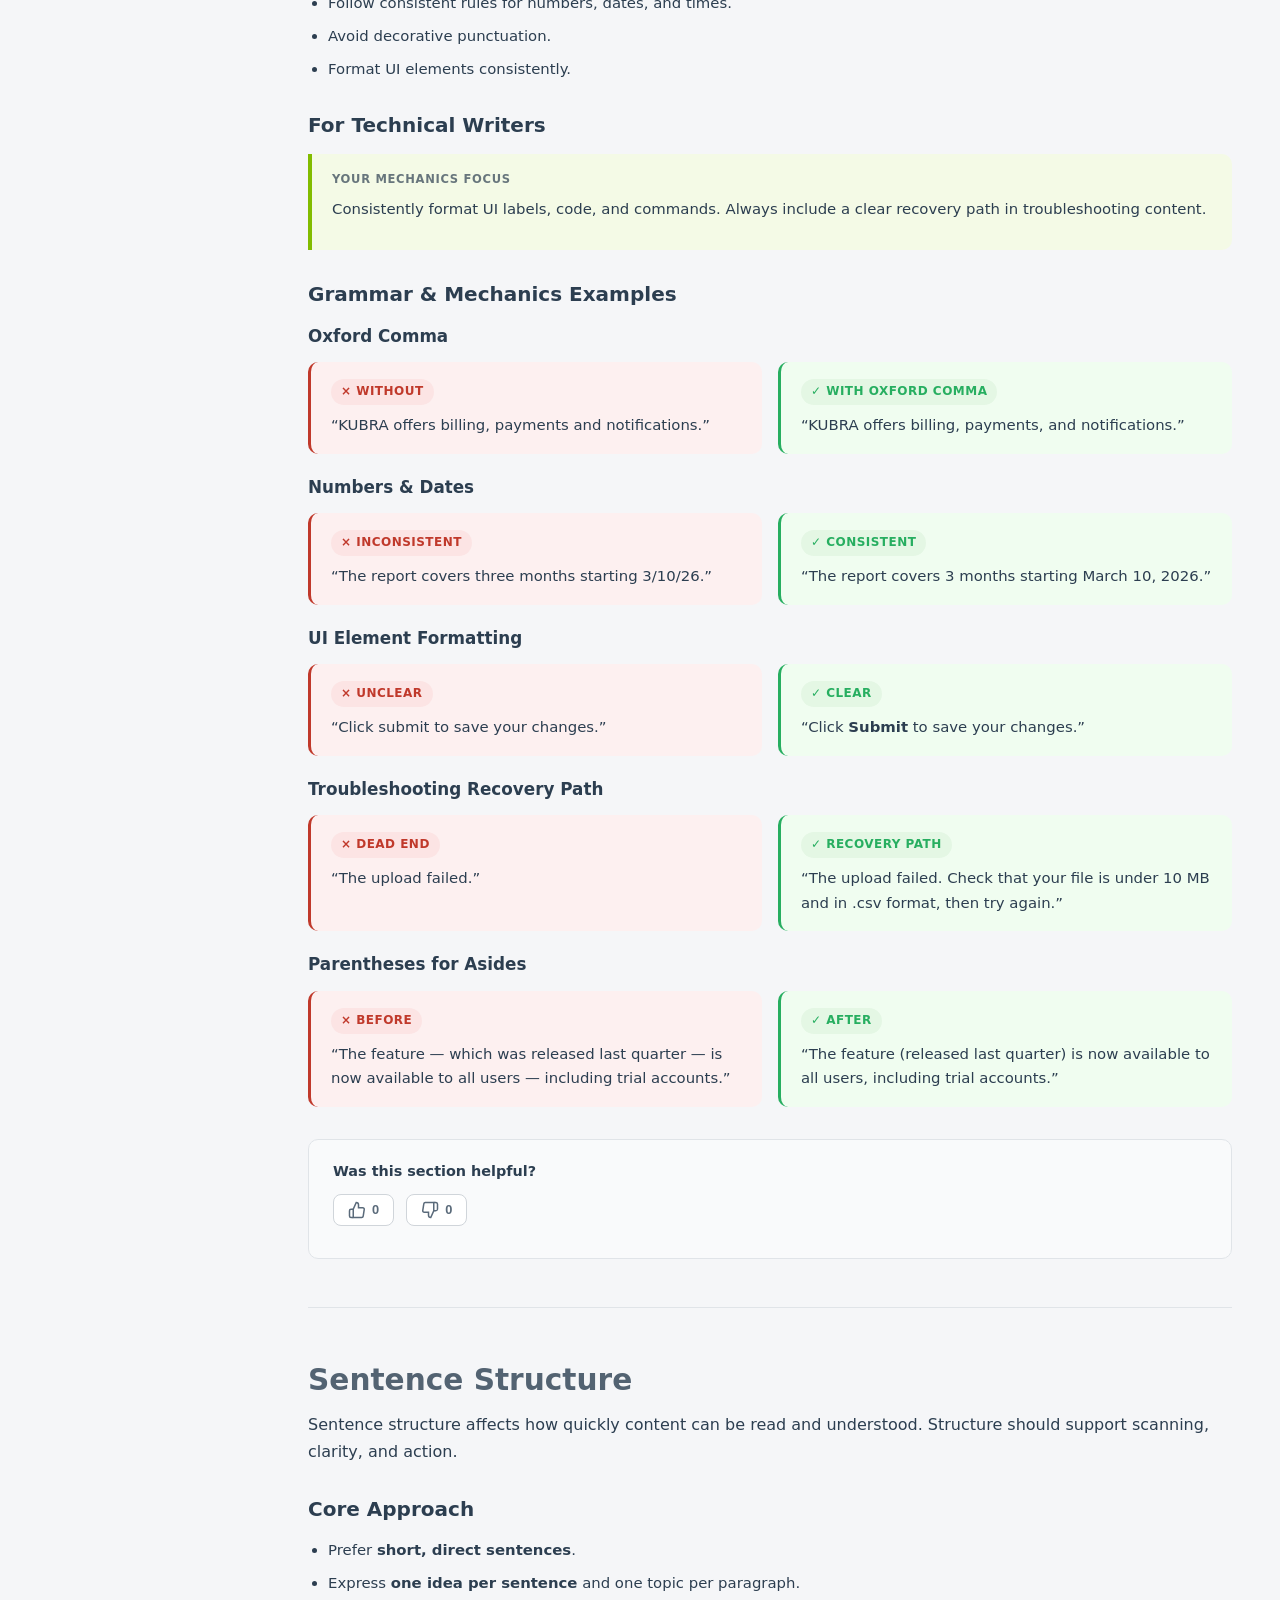
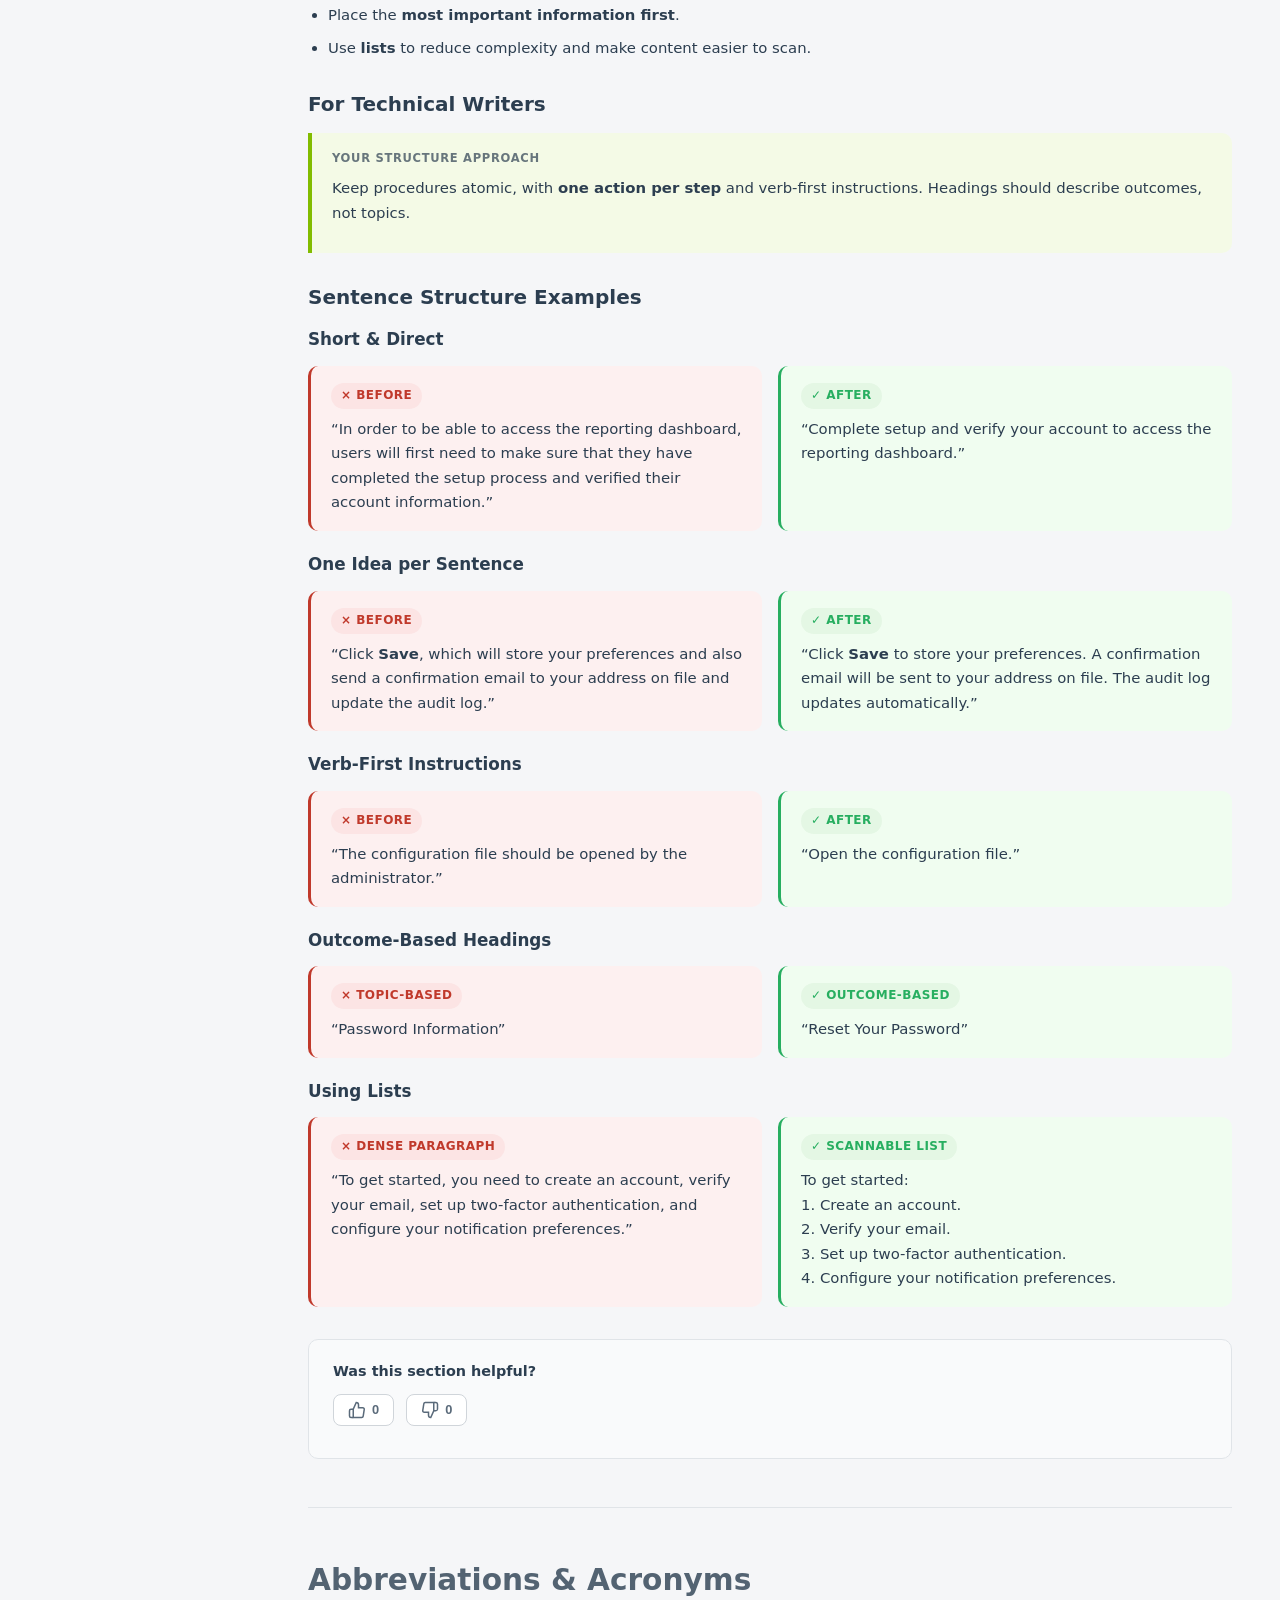
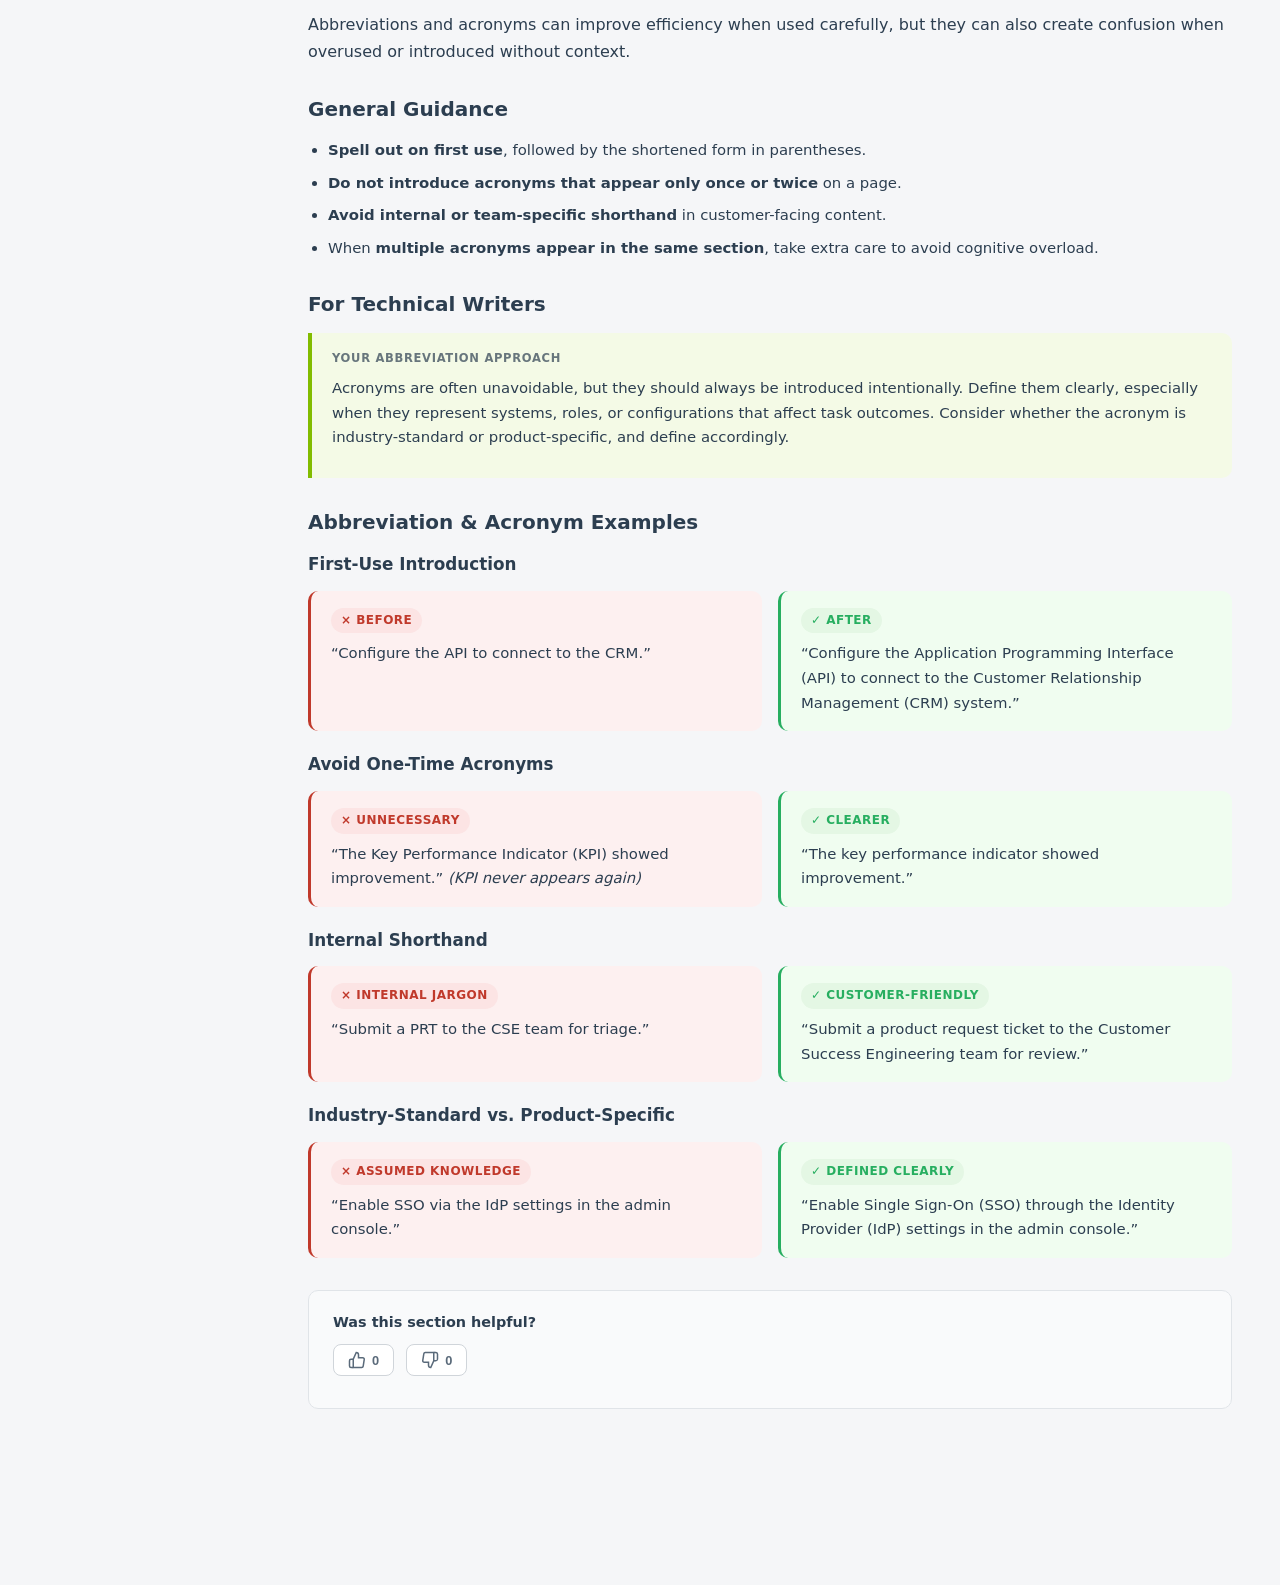
<file: tw.html>
<!DOCTYPE html>
<html lang="en">
<head>
    <meta charset="UTF-8" />
    <meta name="viewport" content="width=device-width, initial-scale=1.0" />
    <title>KUBRA Style Guide &mdash; Technical Writers</title>
    <link rel="stylesheet" href="style.css" />
</head>
<body>
    <div class="print-header">
        <div class="print-header__brand">
            <img src="images/kubra-logo.png" alt="KUBRA" class="print-header__logo" width="180" height="44" />
        </div>
        <h1>KUBRA Writing Style Guide</h1>
        <p>Technical Writers</p>
    </div>

    <header class="top-bar">
        <a href="index.html" class="top-bar__logo">
            <span class="brand-logo-wrap">
                <img class="brand-logo" src="images/kubra-logo.png" alt="KUBRA" width="140" height="36" />
            </span>
            <span class="top-bar__team-label">Technical Writers</span>
        </a>
        <div class="top-bar__actions">
            <div class="top-bar__search">
                <input type="text" id="searchInput" placeholder="Search the style guide..." autocomplete="off" />
                <button class="search-clear" id="searchClear" aria-label="Clear search">&times;</button>
                <div class="search-meta" id="searchMeta"></div>
            </div>
            <button class="export-pdf-btn" id="exportPdf" title="Export to PDF">
                <svg width="16" height="16" viewBox="0 0 24 24" fill="none" stroke="currentColor" stroke-width="2"><path d="M6 2h9l5 5v13a2 2 0 0 1-2 2H6a2 2 0 0 1-2-2V4a2 2 0 0 1 2-2z"/><polyline points="14 2 14 8 20 8"/><line x1="12" y1="18" x2="12" y2="12"/><polyline points="9 15 12 18 15 15"/></svg>
                <span>Export PDF</span>
            </button>
        </div>
    </header>

    <nav class="sidebar" id="sidebar">
        <a href="index.html" class="sidebar-back">&larr; All Guides</a>
        <ul>
            <li><a href="#introduction" class="nav-link active" data-section="introduction">Introduction</a></li>
            <li>
                <span class="nav-group-label">Writing</span>
                <ul>
                    <li><a href="#writing-principles" class="nav-link" data-section="writing-principles">Goals &amp; Principles</a></li>
                    <li><a href="#tone-voice" class="nav-link" data-section="tone-voice">Tone &amp; Voice</a></li>
                    <li><a href="#language" class="nav-link" data-section="language">Language</a></li>
                    <li><a href="#grammar" class="nav-link" data-section="grammar">Grammar &amp; Mechanics</a></li>
                    <li><a href="#sentence-structure" class="nav-link" data-section="sentence-structure">Sentence Structure</a></li>
                    <li><a href="#abbreviations" class="nav-link" data-section="abbreviations">Abbreviations &amp; Acronyms</a></li>
                </ul>
            </li>
        </ul>
    </nav>

    <main class="content" id="content">

        <!-- ===== INTRODUCTION ===== -->
        <section id="introduction" class="section">
            <div class="team-page-heading">
                <h1>Introduction</h1>
                <span class="team-badge team-badge--tw">Technical Writers</span>
            </div>
            <h2>About This Guide</h2>
            <p>This writing style guide helps everyone at KUBRA communicate with clarity, consistency, and confidence. As a Technical Writer, you produce the documentation, procedures, and reference materials that customers and colleagues rely on to get things done.</p>
            <p>Good writing builds trust. When our content is consistent, readers can focus on understanding the message and taking action.</p>
            <p>This guide covers goals and principles, tone and voice, language, grammar and mechanics, sentence structure, and abbreviations and acronyms &mdash; all tailored to the Technical Writing team.</p>
            <div class="feedback-widget" data-section="tw-introduction">
                <div class="feedback-prompt">Was this section helpful?</div>
                <div class="feedback-buttons">
                    <button class="feedback-btn feedback-btn--like" data-type="like" title="Helpful"><svg width="18" height="18" viewBox="0 0 24 24" fill="none" stroke="currentColor" stroke-width="2"><path d="M14 9V5a3 3 0 0 0-3-3l-4 9v11h11.28a2 2 0 0 0 2-1.7l1.38-9a2 2 0 0 0-2-2.3H14z" /><path d="M7 22H4a2 2 0 0 1-2-2v-7a2 2 0 0 1 2-2h3" /></svg><span class="feedback-count" data-count="like">0</span></button>
                    <button class="feedback-btn feedback-btn--dislike" data-type="dislike" title="Not helpful"><svg width="18" height="18" viewBox="0 0 24 24" fill="none" stroke="currentColor" stroke-width="2"><path d="M10 15v4a3 3 0 0 0 3 3l4-9V2H5.72a2 2 0 0 0-2 1.7l-1.38 9a2 2 0 0 0 2 2.3H10z" /><path d="M17 2h2.67A2.31 2.31 0 0 1 22 4v7a2.31 2.31 0 0 1-2.33 2H17" /></svg><span class="feedback-count" data-count="dislike">0</span></button>
                </div>
                <div class="feedback-comment-area hidden">
                    <textarea class="feedback-textarea" placeholder="Share your feedback on this section..." rows="3"></textarea>
                    <div class="feedback-comment-actions"><button class="feedback-submit">Submit</button><button class="feedback-cancel">Cancel</button></div>
                </div>
                <div class="feedback-comments-list"></div>
            </div>
        </section>

        <!-- ===== WRITING GOALS & PRINCIPLES ===== -->
        <section id="writing-principles" class="section">
            <h1>Writing Goals &amp; Principles</h1>
            <h2>Core Principles</h2>
            <div class="card-row card-row--quad">
                <div class="card card--accent-green"><h3>Empower</h3><p>Give readers the confidence and tools to act. Make the next step clear and achievable.</p></div>
                <div class="card card--accent-blue"><h3>Respect</h3><p>Use people-first language. Value the reader&rsquo;s time and avoid unnecessary complexity.</p></div>
                <div class="card card--accent-green"><h3>Educate</h3><p>Focus on what users need to know to move forward. Prioritize usefulness over completeness.</p></div>
                <div class="card card--accent-blue"><h3>Guide</h3><p>Be friendly, helpful, and solution-oriented. Reduce uncertainty and friction wherever possible.</p></div>
            </div>

            <h2>For Technical Writers</h2>
            <div class="role-guidance role-guidance--tw">
                <div class="role-guidance__label">Your Focus</div>
                <ul class="styled-list">
                    <li><strong>Thoroughness</strong> &mdash; Cover prerequisites, document steps, explain validation, include troubleshooting.</li>
                    <li><strong>Clarity of scope</strong> &mdash; State what the content covers and what it does not at the beginning of each document.</li>
                    <li><strong>Reusability</strong> &mdash; Structure procedures, warnings, notes, and examples so they can be reused across documents.</li>
                    <li><strong>Consistency</strong> &mdash; Use a standard structure for similar content so readers know what to expect.</li>
                </ul>
            </div>

            <h2>Examples</h2>
            <h3>Empower the Audience</h3>
            <div class="example-block"><div class="example example--dont"><span class="badge badge--dont">&times; Before</span><p>&ldquo;This tool supports various functions.&rdquo;</p></div><div class="example example--do"><span class="badge badge--do">&check; After</span><p>&ldquo;You can use this tool to create reports, automate workflows, and manage customer data.&rdquo;</p></div></div>
            <h3>Respect the Reader</h3>
            <div class="example-block"><div class="example example--dont"><span class="badge badge--dont">&times; Before</span><p>&ldquo;Obviously, you need to configure your settings first.&rdquo;</p></div><div class="example example--do"><span class="badge badge--do">&check; After</span><p>&ldquo;Before you begin, configure your notification settings.&rdquo;</p></div></div>
            <h3>Educate through Clarity</h3>
            <div class="example-block"><div class="example example--dont"><span class="badge badge--dont">&times; Before</span><p>&ldquo;This tool&rsquo;s UI is hard to navigate for novices.&rdquo;</p></div><div class="example example--do"><span class="badge badge--do">&check; After</span><p>&ldquo;New users can find guidance through step-by-step tutorials and an intuitive interface designed to simplify navigation.&rdquo;</p></div></div>
            <h3>Guide with Specificity</h3>
            <div class="example-block"><div class="example example--dont"><span class="badge badge--dont">&times; Before</span><p>&ldquo;Fill in the form completely.&rdquo;</p></div><div class="example example--do"><span class="badge badge--do">&check; After</span><p>&ldquo;Enter your full name, email address, and phone number in the fields provided.&rdquo;</p></div></div>

            <div class="feedback-widget" data-section="tw-writing-principles">
                <div class="feedback-prompt">Was this section helpful?</div>
                <div class="feedback-buttons">
                    <button class="feedback-btn feedback-btn--like" data-type="like" title="Helpful"><svg width="18" height="18" viewBox="0 0 24 24" fill="none" stroke="currentColor" stroke-width="2"><path d="M14 9V5a3 3 0 0 0-3-3l-4 9v11h11.28a2 2 0 0 0 2-1.7l1.38-9a2 2 0 0 0-2-2.3H14z" /><path d="M7 22H4a2 2 0 0 1-2-2v-7a2 2 0 0 1 2-2h3" /></svg><span class="feedback-count" data-count="like">0</span></button>
                    <button class="feedback-btn feedback-btn--dislike" data-type="dislike" title="Not helpful"><svg width="18" height="18" viewBox="0 0 24 24" fill="none" stroke="currentColor" stroke-width="2"><path d="M10 15v4a3 3 0 0 0 3 3l4-9V2H5.72a2 2 0 0 0-2 1.7l-1.38 9a2 2 0 0 0 2 2.3H10z" /><path d="M17 2h2.67A2.31 2.31 0 0 1 22 4v7a2.31 2.31 0 0 1-2.33 2H17" /></svg><span class="feedback-count" data-count="dislike">0</span></button>
                </div>
                <div class="feedback-comment-area hidden">
                    <textarea class="feedback-textarea" placeholder="Share your feedback on this section..." rows="3"></textarea>
                    <div class="feedback-comment-actions"><button class="feedback-submit">Submit</button><button class="feedback-cancel">Cancel</button></div>
                </div>
                <div class="feedback-comments-list"></div>
            </div>
        </section>

        <!-- ===== TONE & VOICE ===== -->
        <section id="tone-voice" class="section">
            <h1>Tone &amp; Voice</h1>

            <h2>Voice</h2>
            <p>Voice defines KUBRA&rsquo;s personality. It remains consistent across channels while allowing flexibility based on audience and context.</p>
            <h3>Core Attributes</h3>
            <div class="card-row card-row--triple">
                <div class="card"><h4>Confident but Humble</h4><p>We know our space and can help, without sounding arrogant.</p></div>
                <div class="card"><h4>Informal but Precise</h4><p>We sound human and approachable, but never sloppy or unclear.</p></div>
                <div class="card"><h4>Helpful, Never Overbearing</h4><p>We guide readers toward outcomes without pushing or overwhelming them.</p></div>
            </div>

            <h2>Your Voice</h2>
            <div class="role-guidance role-guidance--tw">
                <div class="role-guidance__label">Technical Writer Voice</div>
                <p>Use an <strong>expert guide</strong> voice. Writing should sound knowledgeable and practical, using active voice and clear ownership of actions.</p>
            </div>

            <h3>Voice Examples</h3>
            <div class="example-block"><div class="example example--dont"><span class="badge badge--dont">&times; Technical &mdash; Vague</span><p>&ldquo;Do the password thing to get back in.&rdquo;</p></div><div class="example example--do"><span class="badge badge--do">&check; Technical &mdash; Clear</span><p>&ldquo;To reset your password, enter your email and follow the link provided in your inbox.&rdquo;</p></div></div>

            <h2>Tone</h2>
            <p>Tone is how voice adapts to the situation. While KUBRA&rsquo;s voice stays consistent, tone should shift based on context, audience, and emotional stakes.</p>
            <h3>Core Stance</h3>
            <ul class="styled-list">
                <li>Tone is generally <strong>informal, but always clear</strong>. Clarity takes priority over entertainment.</li>
                <li>Tone should <strong>adapt to user context</strong> &mdash; troubleshooting, exploration, or decision-making.</li>
            </ul>

            <h3>Your Tone</h3>
            <div class="role-guidance role-guidance--tw">
                <div class="role-guidance__label">Technical Writer Tone</div>
                <p>Use a <strong>neutral, professional</strong> tone. Procedures should be objective and predictable, while troubleshooting content should show empathy and focus on recovery.</p>
            </div>

            <h3>Tone Examples</h3>
            <div class="example-block"><div class="example example--dont"><span class="badge badge--dont">&times; Error Message &mdash; Blunt</span><p>&ldquo;Connection failed.&rdquo;</p></div><div class="example example--do"><span class="badge badge--do">&check; Error Message &mdash; Empathetic</span><p>&ldquo;Your connection was lost. Please check your network and try again.&rdquo;</p></div></div>
            <div class="example-block"><div class="example example--dont"><span class="badge badge--dont">&times; Difficult Task &mdash; Dismissive</span><p>&ldquo;Just follow the steps.&rdquo;</p></div><div class="example example--do"><span class="badge badge--do">&check; Difficult Task &mdash; Reassuring</span><p>&ldquo;This process has a few steps, but we&rsquo;ll walk you through each one.&rdquo;</p></div></div>

            <h2>Inclusive Language</h2>
            <ul class="styled-list">
                <li>Avoid words or phrases that might alienate diverse groups.</li>
                <li>Use &ldquo;allowlist&rdquo; instead of &ldquo;whitelist.&rdquo;</li>
                <li>Use &ldquo;they&rdquo; for gender neutrality.</li>
                <li>Avoid age markers (e.g., &ldquo;elderly&rdquo;).</li>
            </ul>
            <h3>Inclusive Language Examples</h3>
            <div class="example-block"><div class="example example--dont"><span class="badge badge--dont">&times; Don&rsquo;t</span><p>&ldquo;Add the domain to the whitelist.&rdquo;</p></div><div class="example example--do"><span class="badge badge--do">&check; Do</span><p>&ldquo;Add the domain to the allowlist.&rdquo;</p></div></div>
            <div class="example-block"><div class="example example--dont"><span class="badge badge--dont">&times; Don&rsquo;t</span><p>&ldquo;When a user logs in, he will see his dashboard.&rdquo;</p></div><div class="example example--do"><span class="badge badge--do">&check; Do</span><p>&ldquo;When a user logs in, they will see their dashboard.&rdquo;</p></div></div>

            <div class="feedback-widget" data-section="tw-tone-voice">
                <div class="feedback-prompt">Was this section helpful?</div>
                <div class="feedback-buttons">
                    <button class="feedback-btn feedback-btn--like" data-type="like" title="Helpful"><svg width="18" height="18" viewBox="0 0 24 24" fill="none" stroke="currentColor" stroke-width="2"><path d="M14 9V5a3 3 0 0 0-3-3l-4 9v11h11.28a2 2 0 0 0 2-1.7l1.38-9a2 2 0 0 0-2-2.3H14z" /><path d="M7 22H4a2 2 0 0 1-2-2v-7a2 2 0 0 1 2-2h3" /></svg><span class="feedback-count" data-count="like">0</span></button>
                    <button class="feedback-btn feedback-btn--dislike" data-type="dislike" title="Not helpful"><svg width="18" height="18" viewBox="0 0 24 24" fill="none" stroke="currentColor" stroke-width="2"><path d="M10 15v4a3 3 0 0 0 3 3l4-9V2H5.72a2 2 0 0 0-2 1.7l-1.38 9a2 2 0 0 0 2 2.3H10z" /><path d="M17 2h2.67A2.31 2.31 0 0 1 22 4v7a2.31 2.31 0 0 1-2.33 2H17" /></svg><span class="feedback-count" data-count="dislike">0</span></button>
                </div>
                <div class="feedback-comment-area hidden">
                    <textarea class="feedback-textarea" placeholder="Share your feedback on this section..." rows="3"></textarea>
                    <div class="feedback-comment-actions"><button class="feedback-submit">Submit</button><button class="feedback-cancel">Cancel</button></div>
                </div>
                <div class="feedback-comments-list"></div>
            </div>
        </section>

        <!-- ===== LANGUAGE ===== -->
        <section id="language" class="section">
            <h1>Language</h1>
            <p>Language choices determine how easy content is to understand, scan, and trust. At KUBRA, language should feel clear, consistent, and inclusive across all content types.</p>

            <h2>Core Language Approach</h2>
            <ul class="styled-list">
                <li><strong>Use plain language</strong> whenever possible. Choose familiar words and direct verbs over complex or abstract phrasing.</li>
                <li><strong>Be consistent.</strong> Use one term per concept and apply it everywhere.</li>
                <li><strong>Write inclusively.</strong> Avoid language that assumes identity, role, ability, or experience.</li>
                <li><strong>Write for a global audience.</strong> Avoid slang and metaphors. Use clear date and time formats.</li>
                <li><strong>Use American English</strong> by default. Canadian spelling is used only when content is explicitly targeted to a Canadian audience.</li>
            </ul>

            <h2>For Technical Writers</h2>
            <div class="role-guidance role-guidance--tw">
                <div class="role-guidance__label">Your Language Approach</div>
                <p>Prioritize <strong>precision and consistency</strong>. Match UI labels and system messages exactly, define technical terms when first introduced, and use acronyms carefully.</p>
            </div>

            <h2>Language Examples</h2>
            <h3>Plain Language</h3>
            <div class="example-block"><div class="example example--dont"><span class="badge badge--dont">&times; Before</span><p>&ldquo;Utilize the aforementioned functionality to facilitate the process.&rdquo;</p></div><div class="example example--do"><span class="badge badge--do">&check; After</span><p>&ldquo;Use this feature to complete the process.&rdquo;</p></div></div>
            <div class="example-block"><div class="example example--dont"><span class="badge badge--dont">&times; Before</span><p>&ldquo;Commence the initialization procedure.&rdquo;</p></div><div class="example example--do"><span class="badge badge--do">&check; After</span><p>&ldquo;Start the setup.&rdquo;</p></div></div>
            <h3>Consistency</h3>
            <div class="example-block"><div class="example example--dont"><span class="badge badge--dont">&times; Inconsistent</span><p>Using &ldquo;dashboard,&rdquo; &ldquo;home screen,&rdquo; and &ldquo;main page&rdquo; interchangeably for the same view.</p></div><div class="example example--do"><span class="badge badge--do">&check; Consistent</span><p>Always refer to it as the &ldquo;dashboard&rdquo; &mdash; one term, used everywhere.</p></div></div>
            <h3>Global Audience</h3>
            <div class="example-block"><div class="example example--dont"><span class="badge badge--dont">&times; Before</span><p>&ldquo;Let&rsquo;s knock this out of the park by EOD.&rdquo;</p></div><div class="example example--do"><span class="badge badge--do">&check; After</span><p>&ldquo;Let&rsquo;s complete this by 5:00 PM ET today.&rdquo;</p></div></div>
            <h3>American vs. Canadian English</h3>
            <div class="example-block"><div class="example example--dont"><span class="badge badge--dont">&times; Canadian (default content)</span><p>&ldquo;Colour,&rdquo; &ldquo;centre,&rdquo; &ldquo;analyse&rdquo;</p></div><div class="example example--do"><span class="badge badge--do">&check; American (default)</span><p>&ldquo;Color,&rdquo; &ldquo;center,&rdquo; &ldquo;analyze&rdquo;</p></div></div>

            <div class="feedback-widget" data-section="tw-language">
                <div class="feedback-prompt">Was this section helpful?</div>
                <div class="feedback-buttons">
                    <button class="feedback-btn feedback-btn--like" data-type="like" title="Helpful"><svg width="18" height="18" viewBox="0 0 24 24" fill="none" stroke="currentColor" stroke-width="2"><path d="M14 9V5a3 3 0 0 0-3-3l-4 9v11h11.28a2 2 0 0 0 2-1.7l1.38-9a2 2 0 0 0-2-2.3H14z" /><path d="M7 22H4a2 2 0 0 1-2-2v-7a2 2 0 0 1 2-2h3" /></svg><span class="feedback-count" data-count="like">0</span></button>
                    <button class="feedback-btn feedback-btn--dislike" data-type="dislike" title="Not helpful"><svg width="18" height="18" viewBox="0 0 24 24" fill="none" stroke="currentColor" stroke-width="2"><path d="M10 15v4a3 3 0 0 0 3 3l4-9V2H5.72a2 2 0 0 0-2 1.7l-1.38 9a2 2 0 0 0 2 2.3H10z" /><path d="M17 2h2.67A2.31 2.31 0 0 1 22 4v7a2.31 2.31 0 0 1-2.33 2H17" /></svg><span class="feedback-count" data-count="dislike">0</span></button>
                </div>
                <div class="feedback-comment-area hidden">
                    <textarea class="feedback-textarea" placeholder="Share your feedback on this section..." rows="3"></textarea>
                    <div class="feedback-comment-actions"><button class="feedback-submit">Submit</button><button class="feedback-cancel">Cancel</button></div>
                </div>
                <div class="feedback-comments-list"></div>
            </div>
        </section>

        <!-- ===== GRAMMAR & MECHANICS ===== -->
        <section id="grammar" class="section">
            <h1>Grammar &amp; Mechanics</h1>
            <p>Grammar and mechanics create consistency across KUBRA content and reduce reader effort.</p>

            <h2>Core Conventions</h2>
            <ul class="styled-list">
                <li><strong>Use the Oxford comma.</strong></li>
                <li>Use parentheses for asides.</li>
                <li>Follow consistent rules for numbers, dates, and times.</li>
                <li>Avoid decorative punctuation.</li>
                <li>Format UI elements consistently.</li>
            </ul>

            <h2>For Technical Writers</h2>
            <div class="role-guidance role-guidance--tw">
                <div class="role-guidance__label">Your Mechanics Focus</div>
                <p>Consistently format UI labels, code, and commands. Always include a clear recovery path in troubleshooting content.</p>
            </div>

            <h2>Grammar &amp; Mechanics Examples</h2>
            <h3>Oxford Comma</h3>
            <div class="example-block"><div class="example example--dont"><span class="badge badge--dont">&times; Without</span><p>&ldquo;KUBRA offers billing, payments and notifications.&rdquo;</p></div><div class="example example--do"><span class="badge badge--do">&check; With Oxford Comma</span><p>&ldquo;KUBRA offers billing, payments, and notifications.&rdquo;</p></div></div>
            <h3>Numbers &amp; Dates</h3>
            <div class="example-block"><div class="example example--dont"><span class="badge badge--dont">&times; Inconsistent</span><p>&ldquo;The report covers three months starting 3/10/26.&rdquo;</p></div><div class="example example--do"><span class="badge badge--do">&check; Consistent</span><p>&ldquo;The report covers 3 months starting March 10, 2026.&rdquo;</p></div></div>
            <h3>UI Element Formatting</h3>
            <div class="example-block"><div class="example example--dont"><span class="badge badge--dont">&times; Unclear</span><p>&ldquo;Click submit to save your changes.&rdquo;</p></div><div class="example example--do"><span class="badge badge--do">&check; Clear</span><p>&ldquo;Click <strong>Submit</strong> to save your changes.&rdquo;</p></div></div>
            <h3>Troubleshooting Recovery Path</h3>
            <div class="example-block"><div class="example example--dont"><span class="badge badge--dont">&times; Dead End</span><p>&ldquo;The upload failed.&rdquo;</p></div><div class="example example--do"><span class="badge badge--do">&check; Recovery Path</span><p>&ldquo;The upload failed. Check that your file is under 10 MB and in .csv format, then try again.&rdquo;</p></div></div>
            <h3>Parentheses for Asides</h3>
            <div class="example-block"><div class="example example--dont"><span class="badge badge--dont">&times; Before</span><p>&ldquo;The feature &mdash; which was released last quarter &mdash; is now available to all users &mdash; including trial accounts.&rdquo;</p></div><div class="example example--do"><span class="badge badge--do">&check; After</span><p>&ldquo;The feature (released last quarter) is now available to all users, including trial accounts.&rdquo;</p></div></div>

            <div class="feedback-widget" data-section="tw-grammar">
                <div class="feedback-prompt">Was this section helpful?</div>
                <div class="feedback-buttons">
                    <button class="feedback-btn feedback-btn--like" data-type="like" title="Helpful"><svg width="18" height="18" viewBox="0 0 24 24" fill="none" stroke="currentColor" stroke-width="2"><path d="M14 9V5a3 3 0 0 0-3-3l-4 9v11h11.28a2 2 0 0 0 2-1.7l1.38-9a2 2 0 0 0-2-2.3H14z" /><path d="M7 22H4a2 2 0 0 1-2-2v-7a2 2 0 0 1 2-2h3" /></svg><span class="feedback-count" data-count="like">0</span></button>
                    <button class="feedback-btn feedback-btn--dislike" data-type="dislike" title="Not helpful"><svg width="18" height="18" viewBox="0 0 24 24" fill="none" stroke="currentColor" stroke-width="2"><path d="M10 15v4a3 3 0 0 0 3 3l4-9V2H5.72a2 2 0 0 0-2 1.7l-1.38 9a2 2 0 0 0 2 2.3H10z" /><path d="M17 2h2.67A2.31 2.31 0 0 1 22 4v7a2.31 2.31 0 0 1-2.33 2H17" /></svg><span class="feedback-count" data-count="dislike">0</span></button>
                </div>
                <div class="feedback-comment-area hidden">
                    <textarea class="feedback-textarea" placeholder="Share your feedback on this section..." rows="3"></textarea>
                    <div class="feedback-comment-actions"><button class="feedback-submit">Submit</button><button class="feedback-cancel">Cancel</button></div>
                </div>
                <div class="feedback-comments-list"></div>
            </div>
        </section>

        <!-- ===== SENTENCE STRUCTURE ===== -->
        <section id="sentence-structure" class="section">
            <h1>Sentence Structure</h1>
            <p>Sentence structure affects how quickly content can be read and understood. Structure should support scanning, clarity, and action.</p>

            <h2>Core Approach</h2>
            <ul class="styled-list">
                <li>Prefer <strong>short, direct sentences</strong>.</li>
                <li>Express <strong>one idea per sentence</strong> and one topic per paragraph.</li>
                <li>Place the <strong>most important information first</strong>.</li>
                <li>Use <strong>lists</strong> to reduce complexity and make content easier to scan.</li>
            </ul>

            <h2>For Technical Writers</h2>
            <div class="role-guidance role-guidance--tw">
                <div class="role-guidance__label">Your Structure Approach</div>
                <p>Keep procedures atomic, with <strong>one action per step</strong> and verb-first instructions. Headings should describe outcomes, not topics.</p>
            </div>

            <h2>Sentence Structure Examples</h2>
            <h3>Short &amp; Direct</h3>
            <div class="example-block"><div class="example example--dont"><span class="badge badge--dont">&times; Before</span><p>&ldquo;In order to be able to access the reporting dashboard, users will first need to make sure that they have completed the setup process and verified their account information.&rdquo;</p></div><div class="example example--do"><span class="badge badge--do">&check; After</span><p>&ldquo;Complete setup and verify your account to access the reporting dashboard.&rdquo;</p></div></div>
            <h3>One Idea per Sentence</h3>
            <div class="example-block"><div class="example example--dont"><span class="badge badge--dont">&times; Before</span><p>&ldquo;Click <strong>Save</strong>, which will store your preferences and also send a confirmation email to your address on file and update the audit log.&rdquo;</p></div><div class="example example--do"><span class="badge badge--do">&check; After</span><p>&ldquo;Click <strong>Save</strong> to store your preferences. A confirmation email will be sent to your address on file. The audit log updates automatically.&rdquo;</p></div></div>
            <h3>Verb-First Instructions</h3>
            <div class="example-block"><div class="example example--dont"><span class="badge badge--dont">&times; Before</span><p>&ldquo;The configuration file should be opened by the administrator.&rdquo;</p></div><div class="example example--do"><span class="badge badge--do">&check; After</span><p>&ldquo;Open the configuration file.&rdquo;</p></div></div>
            <h3>Outcome-Based Headings</h3>
            <div class="example-block"><div class="example example--dont"><span class="badge badge--dont">&times; Topic-Based</span><p>&ldquo;Password Information&rdquo;</p></div><div class="example example--do"><span class="badge badge--do">&check; Outcome-Based</span><p>&ldquo;Reset Your Password&rdquo;</p></div></div>
            <h3>Using Lists</h3>
            <div class="example-block"><div class="example example--dont"><span class="badge badge--dont">&times; Dense Paragraph</span><p>&ldquo;To get started, you need to create an account, verify your email, set up two-factor authentication, and configure your notification preferences.&rdquo;</p></div><div class="example example--do"><span class="badge badge--do">&check; Scannable List</span><p>To get started:<br>1. Create an account.<br>2. Verify your email.<br>3. Set up two-factor authentication.<br>4. Configure your notification preferences.</p></div></div>

            <div class="feedback-widget" data-section="tw-sentence-structure">
                <div class="feedback-prompt">Was this section helpful?</div>
                <div class="feedback-buttons">
                    <button class="feedback-btn feedback-btn--like" data-type="like" title="Helpful"><svg width="18" height="18" viewBox="0 0 24 24" fill="none" stroke="currentColor" stroke-width="2"><path d="M14 9V5a3 3 0 0 0-3-3l-4 9v11h11.28a2 2 0 0 0 2-1.7l1.38-9a2 2 0 0 0-2-2.3H14z" /><path d="M7 22H4a2 2 0 0 1-2-2v-7a2 2 0 0 1 2-2h3" /></svg><span class="feedback-count" data-count="like">0</span></button>
                    <button class="feedback-btn feedback-btn--dislike" data-type="dislike" title="Not helpful"><svg width="18" height="18" viewBox="0 0 24 24" fill="none" stroke="currentColor" stroke-width="2"><path d="M10 15v4a3 3 0 0 0 3 3l4-9V2H5.72a2 2 0 0 0-2 1.7l-1.38 9a2 2 0 0 0 2 2.3H10z" /><path d="M17 2h2.67A2.31 2.31 0 0 1 22 4v7a2.31 2.31 0 0 1-2.33 2H17" /></svg><span class="feedback-count" data-count="dislike">0</span></button>
                </div>
                <div class="feedback-comment-area hidden">
                    <textarea class="feedback-textarea" placeholder="Share your feedback on this section..." rows="3"></textarea>
                    <div class="feedback-comment-actions"><button class="feedback-submit">Submit</button><button class="feedback-cancel">Cancel</button></div>
                </div>
                <div class="feedback-comments-list"></div>
            </div>
        </section>

        <!-- ===== ABBREVIATIONS & ACRONYMS ===== -->
        <section id="abbreviations" class="section">
            <h1>Abbreviations &amp; Acronyms</h1>
            <p>Abbreviations and acronyms can improve efficiency when used carefully, but they can also create confusion when overused or introduced without context.</p>

            <h2>General Guidance</h2>
            <ul class="styled-list">
                <li><strong>Spell out on first use</strong>, followed by the shortened form in parentheses.</li>
                <li><strong>Do not introduce acronyms that appear only once or twice</strong> on a page.</li>
                <li><strong>Avoid internal or team-specific shorthand</strong> in customer-facing content.</li>
                <li>When <strong>multiple acronyms appear in the same section</strong>, take extra care to avoid cognitive overload.</li>
            </ul>

            <h2>For Technical Writers</h2>
            <div class="role-guidance role-guidance--tw">
                <div class="role-guidance__label">Your Abbreviation Approach</div>
                <p>Acronyms are often unavoidable, but they should always be introduced intentionally. Define them clearly, especially when they represent systems, roles, or configurations that affect task outcomes. Consider whether the acronym is industry-standard or product-specific, and define accordingly.</p>
            </div>

            <h2>Abbreviation &amp; Acronym Examples</h2>
            <h3>First-Use Introduction</h3>
            <div class="example-block"><div class="example example--dont"><span class="badge badge--dont">&times; Before</span><p>&ldquo;Configure the API to connect to the CRM.&rdquo;</p></div><div class="example example--do"><span class="badge badge--do">&check; After</span><p>&ldquo;Configure the Application Programming Interface (API) to connect to the Customer Relationship Management (CRM) system.&rdquo;</p></div></div>
            <h3>Avoid One-Time Acronyms</h3>
            <div class="example-block"><div class="example example--dont"><span class="badge badge--dont">&times; Unnecessary</span><p>&ldquo;The Key Performance Indicator (KPI) showed improvement.&rdquo; <em>(KPI never appears again)</em></p></div><div class="example example--do"><span class="badge badge--do">&check; Clearer</span><p>&ldquo;The key performance indicator showed improvement.&rdquo;</p></div></div>
            <h3>Internal Shorthand</h3>
            <div class="example-block"><div class="example example--dont"><span class="badge badge--dont">&times; Internal Jargon</span><p>&ldquo;Submit a PRT to the CSE team for triage.&rdquo;</p></div><div class="example example--do"><span class="badge badge--do">&check; Customer-Friendly</span><p>&ldquo;Submit a product request ticket to the Customer Success Engineering team for review.&rdquo;</p></div></div>
            <h3>Industry-Standard vs. Product-Specific</h3>
            <div class="example-block"><div class="example example--dont"><span class="badge badge--dont">&times; Assumed Knowledge</span><p>&ldquo;Enable SSO via the IdP settings in the admin console.&rdquo;</p></div><div class="example example--do"><span class="badge badge--do">&check; Defined Clearly</span><p>&ldquo;Enable Single Sign-On (SSO) through the Identity Provider (IdP) settings in the admin console.&rdquo;</p></div></div>

            <div class="feedback-widget" data-section="tw-abbreviations">
                <div class="feedback-prompt">Was this section helpful?</div>
                <div class="feedback-buttons">
                    <button class="feedback-btn feedback-btn--like" data-type="like" title="Helpful"><svg width="18" height="18" viewBox="0 0 24 24" fill="none" stroke="currentColor" stroke-width="2"><path d="M14 9V5a3 3 0 0 0-3-3l-4 9v11h11.28a2 2 0 0 0 2-1.7l1.38-9a2 2 0 0 0-2-2.3H14z" /><path d="M7 22H4a2 2 0 0 1-2-2v-7a2 2 0 0 1 2-2h3" /></svg><span class="feedback-count" data-count="like">0</span></button>
                    <button class="feedback-btn feedback-btn--dislike" data-type="dislike" title="Not helpful"><svg width="18" height="18" viewBox="0 0 24 24" fill="none" stroke="currentColor" stroke-width="2"><path d="M10 15v4a3 3 0 0 0 3 3l4-9V2H5.72a2 2 0 0 0-2 1.7l-1.38 9a2 2 0 0 0 2 2.3H10z" /><path d="M17 2h2.67A2.31 2.31 0 0 1 22 4v7a2.31 2.31 0 0 1-2.33 2H17" /></svg><span class="feedback-count" data-count="dislike">0</span></button>
                </div>
                <div class="feedback-comment-area hidden">
                    <textarea class="feedback-textarea" placeholder="Share your feedback on this section..." rows="3"></textarea>
                    <div class="feedback-comment-actions"><button class="feedback-submit">Submit</button><button class="feedback-cancel">Cancel</button></div>
                </div>
                <div class="feedback-comments-list"></div>
            </div>
        </section>

        <div id="noResults" class="no-results hidden">
            <svg width="48" height="48" viewBox="0 0 24 24" fill="none" stroke="#536372" stroke-width="1.5"><circle cx="11" cy="11" r="8" /><line x1="21" y1="21" x2="16.65" y2="16.65" /></svg>
            <p>No sections match your search. Try a different keyword.</p>
        </div>
    </main>

    <button class="back-to-top" id="backToTop" title="Back to top" aria-label="Back to top">&uarr;</button>
    <script src="script.js"></script>
</body>
</html>
</file>
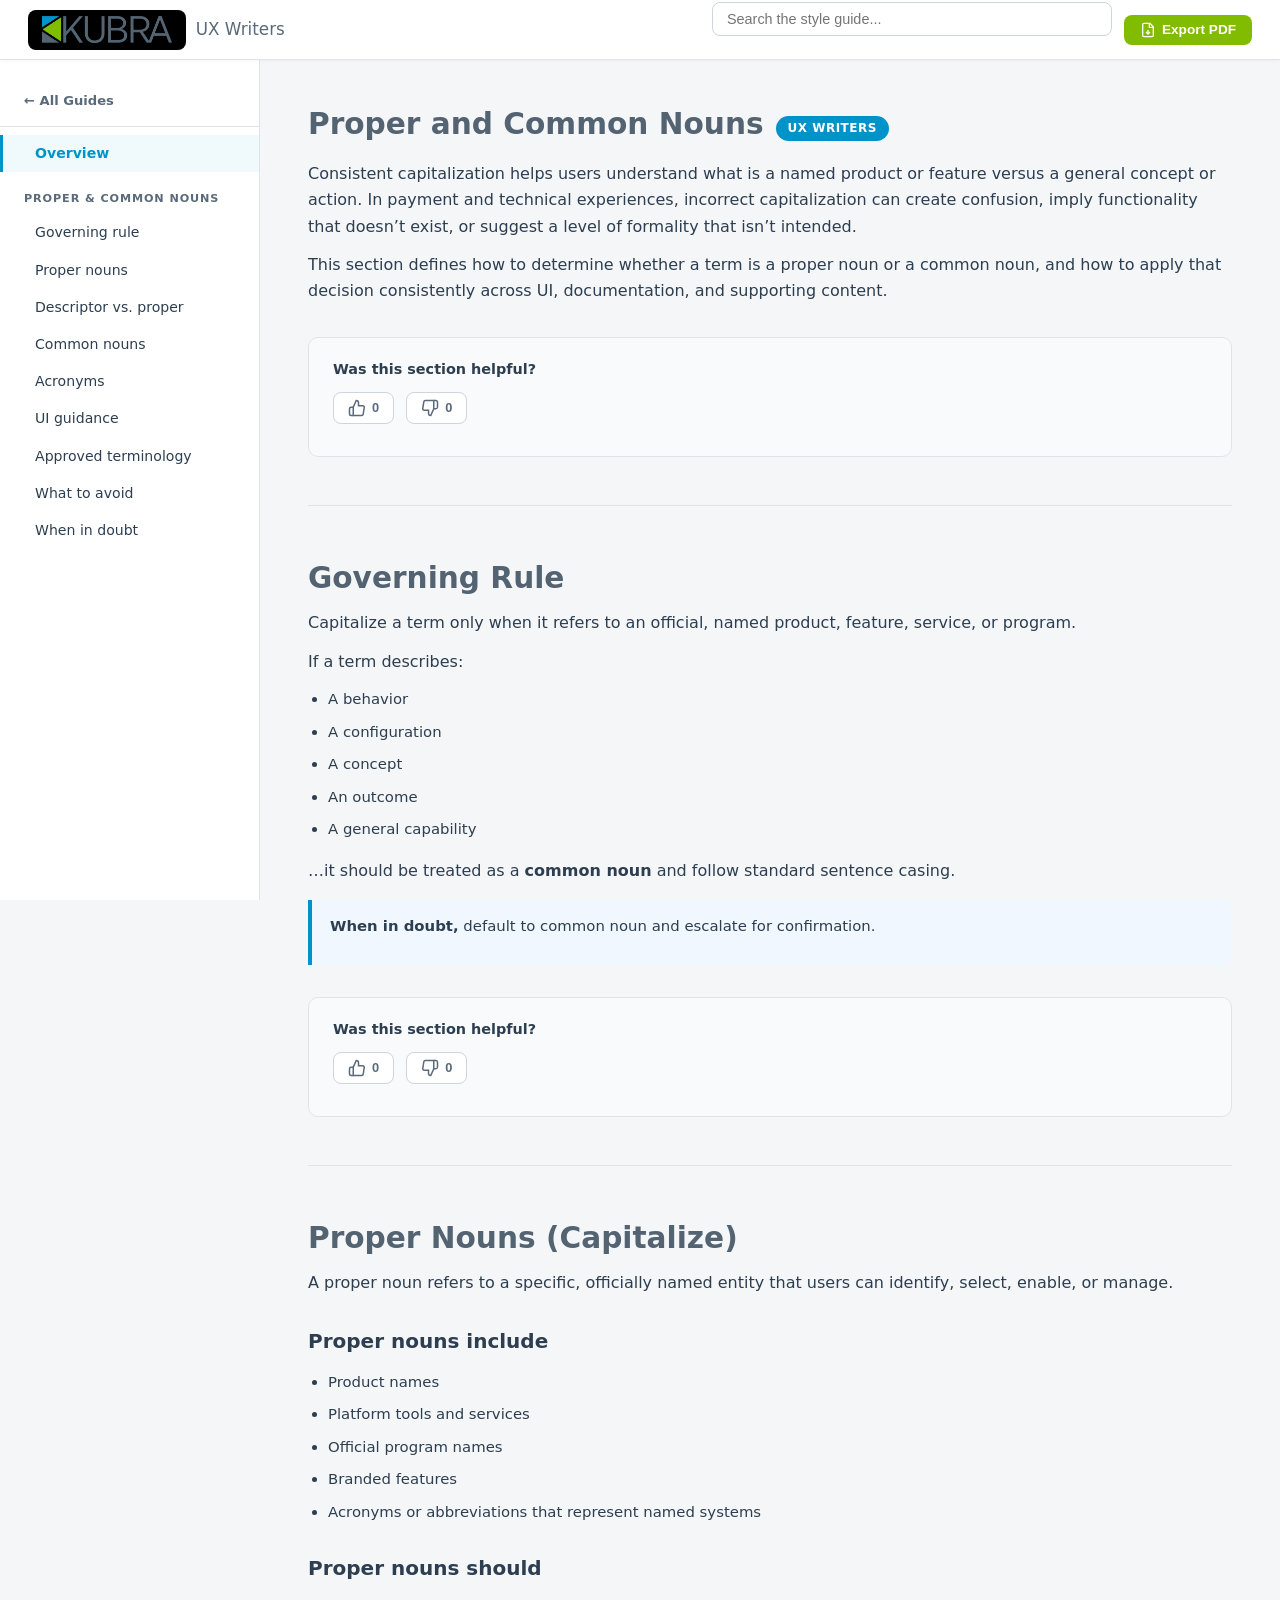
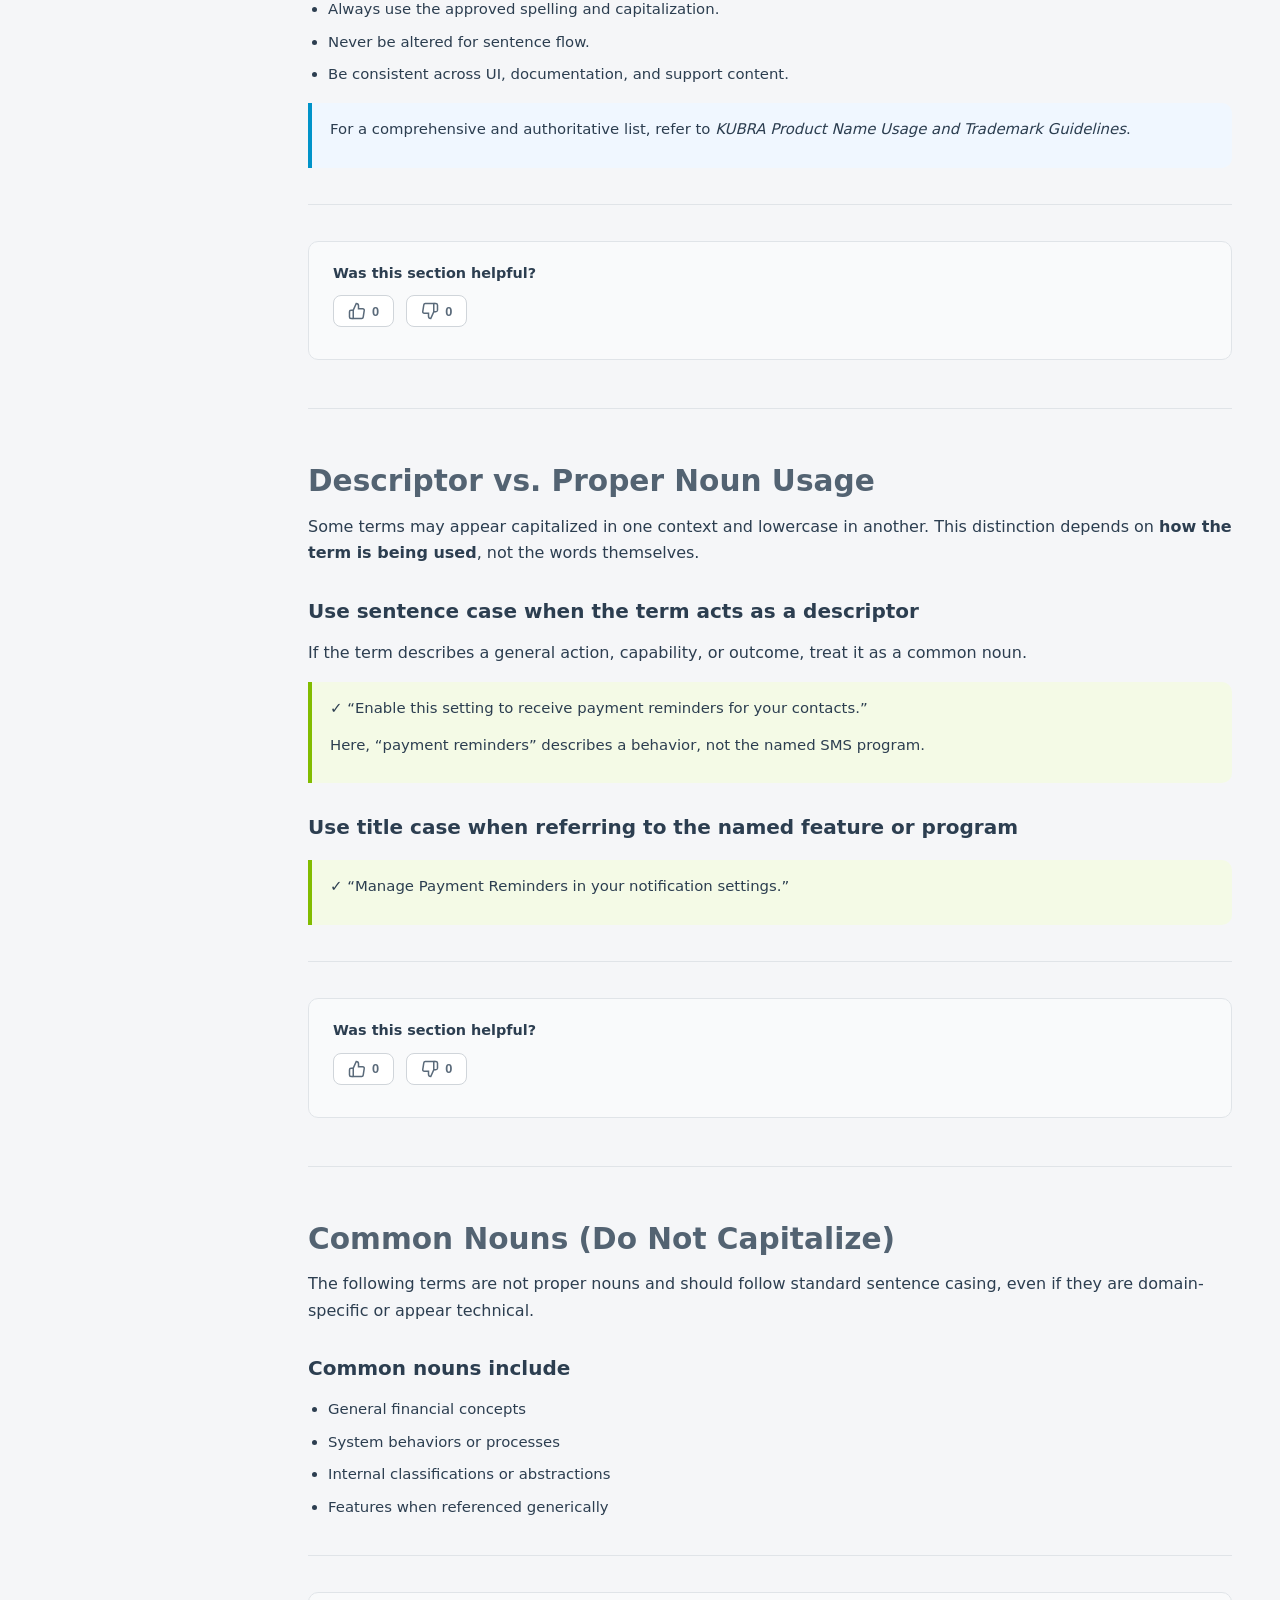
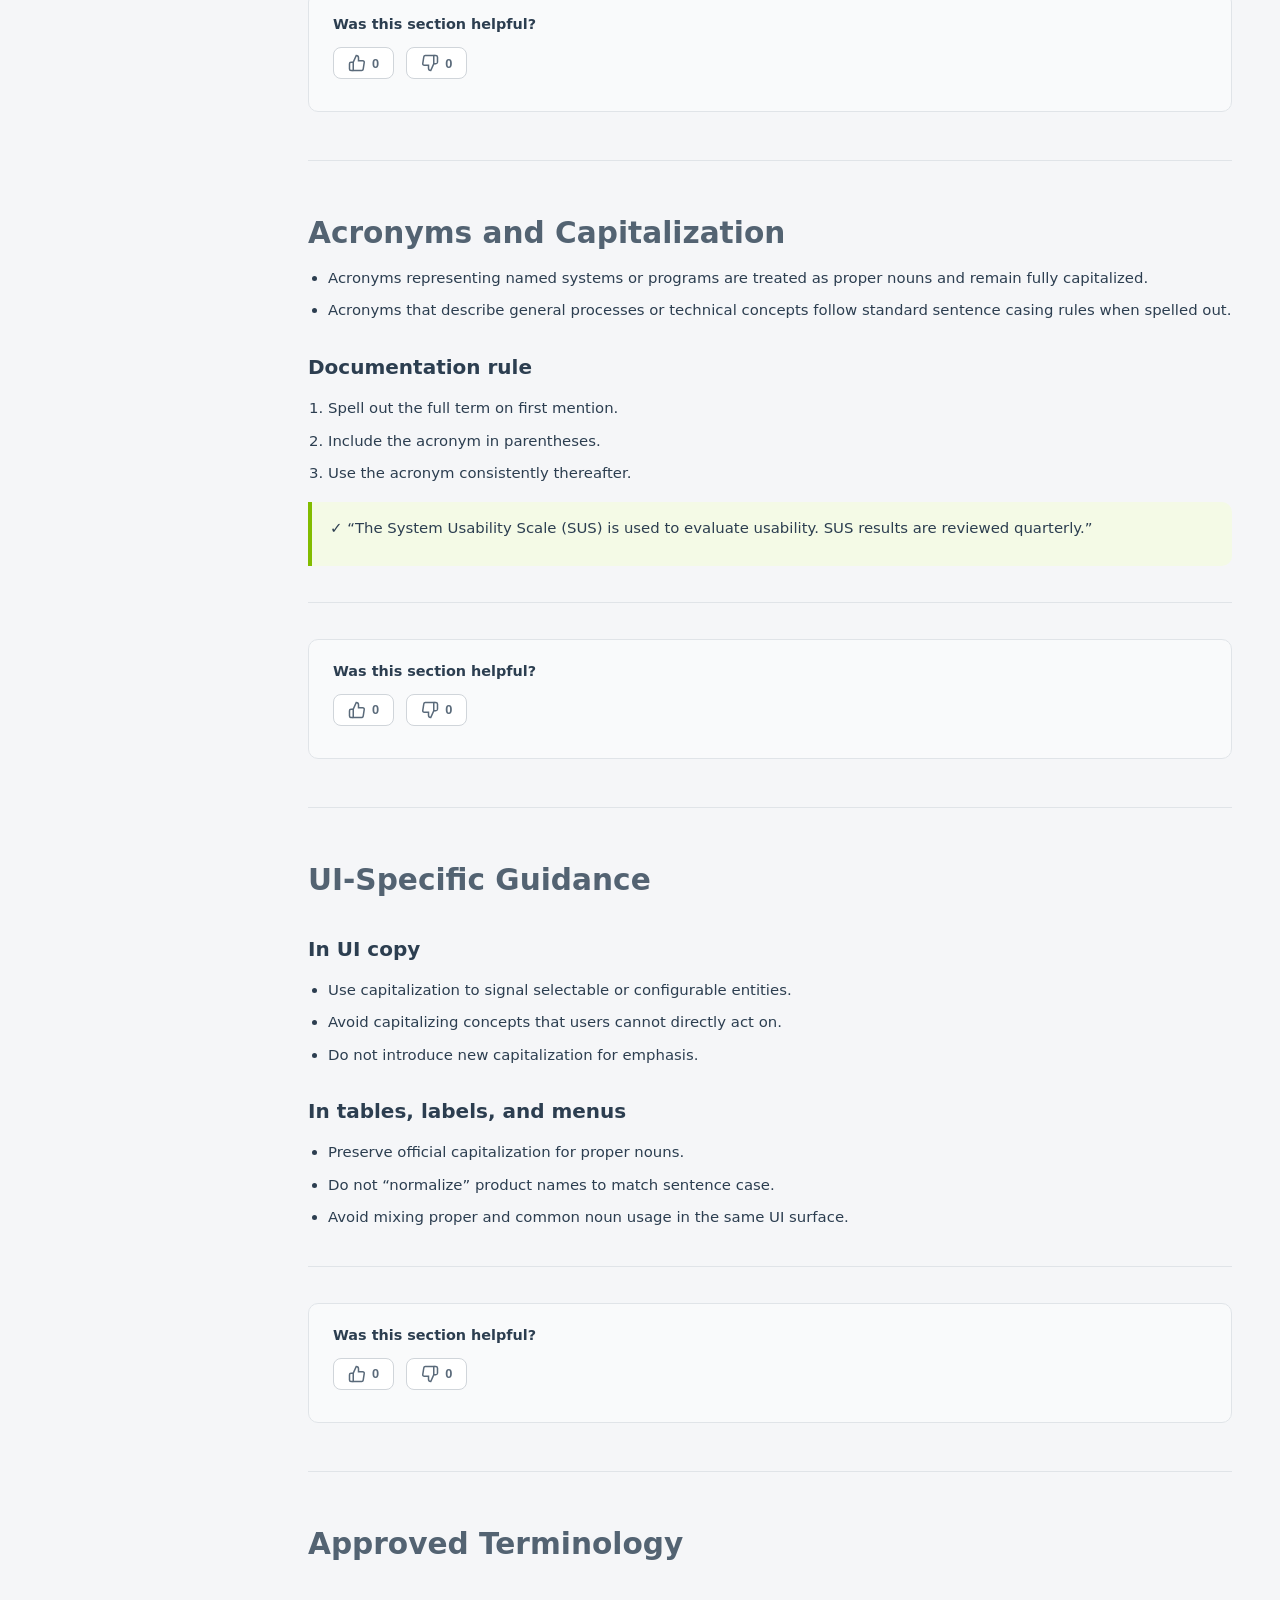
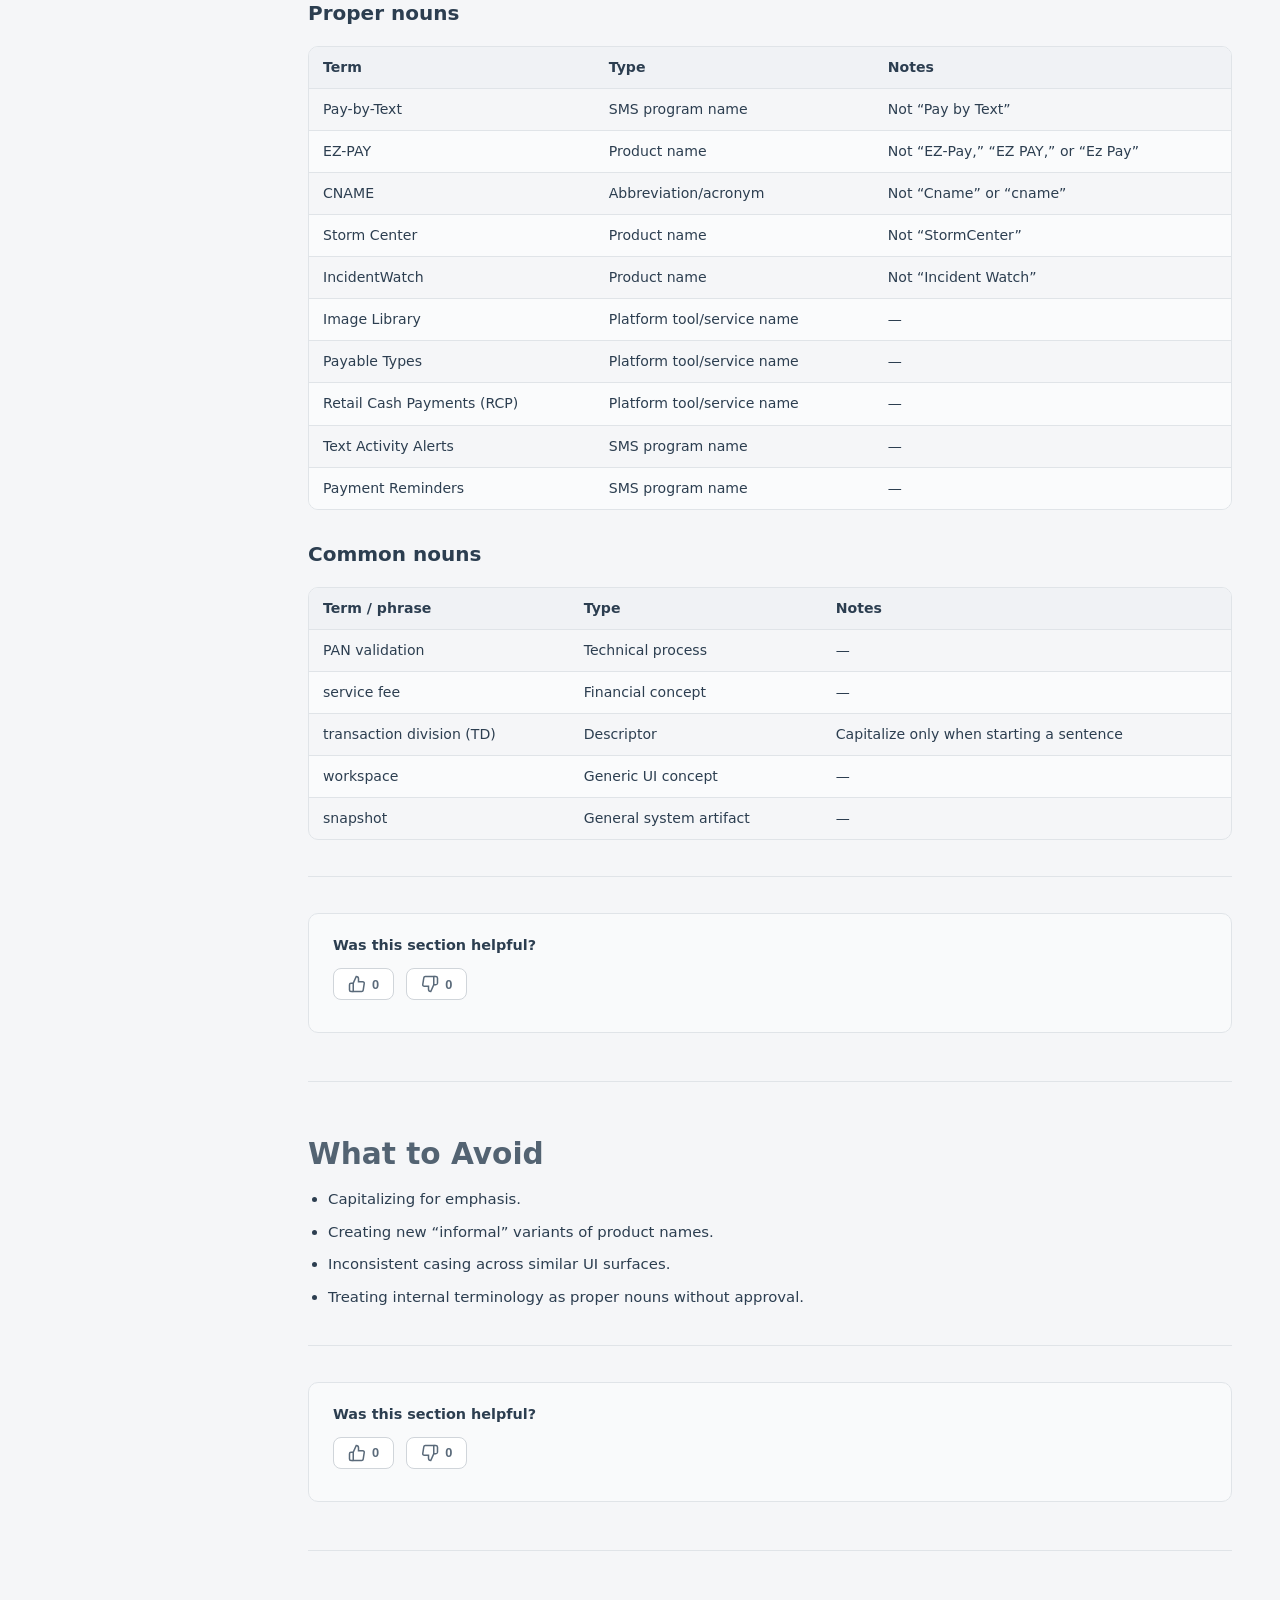
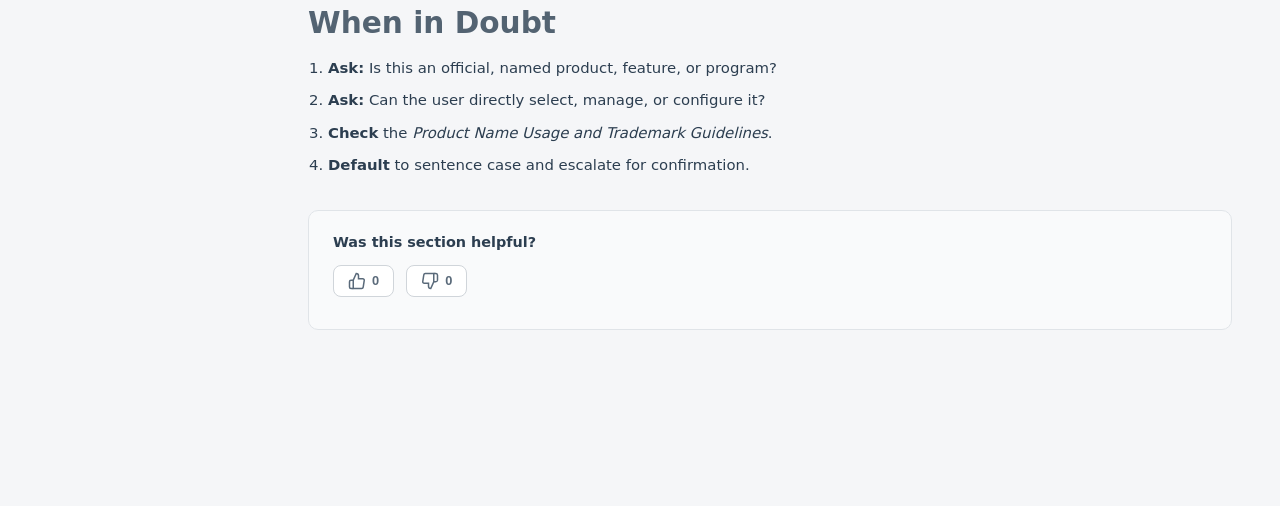
<file: ux.html>
<!DOCTYPE html>
<html lang="en">
<head>
    <meta charset="UTF-8" />
    <meta name="viewport" content="width=device-width, initial-scale=1.0" />
    <title>KUBRA Style Guide &mdash; UX Writers | Proper &amp; Common Nouns</title>
    <link rel="stylesheet" href="style.css" />
</head>
<body>
    <div class="print-header">
        <div class="print-header__brand">
            <img src="images/kubra-logo.png" alt="KUBRA" class="print-header__logo" width="180" height="44" />
        </div>
        <h1>KUBRA Writing Style Guide</h1>
        <p>UX Writers &mdash; Proper &amp; Common Nouns</p>
    </div>

    <header class="top-bar">
        <a href="index.html" class="top-bar__logo">
            <span class="brand-logo-wrap">
                <img class="brand-logo" src="images/kubra-logo.png" alt="KUBRA" width="140" height="36" />
            </span>
            <span class="top-bar__team-label">UX Writers</span>
        </a>
        <div class="top-bar__actions">
            <div class="top-bar__search">
                <input type="text" id="searchInput" placeholder="Search the style guide..." autocomplete="off" />
                <button class="search-clear" id="searchClear" aria-label="Clear search">&times;</button>
                <div class="search-meta" id="searchMeta"></div>
            </div>
            <button class="export-pdf-btn" id="exportPdf" title="Export to PDF">
                <svg width="16" height="16" viewBox="0 0 24 24" fill="none" stroke="currentColor" stroke-width="2"><path d="M6 2h9l5 5v13a2 2 0 0 1-2 2H6a2 2 0 0 1-2-2V4a2 2 0 0 1 2-2z"/><polyline points="14 2 14 8 20 8"/><line x1="12" y1="18" x2="12" y2="12"/><polyline points="9 15 12 18 15 15"/></svg>
                <span>Export PDF</span>
            </button>
        </div>
    </header>

    <nav class="sidebar" id="sidebar">
        <a href="index.html" class="sidebar-back">&larr; All Guides</a>
        <ul>
            <li><a href="#introduction" class="nav-link active" data-section="introduction">Overview</a></li>
            <li>
                <span class="nav-group-label">Proper &amp; common nouns</span>
                <ul>
                    <li><a href="#governing-rule" class="nav-link" data-section="governing-rule">Governing rule</a></li>
                    <li><a href="#proper-nouns" class="nav-link" data-section="proper-nouns">Proper nouns</a></li>
                    <li><a href="#descriptor-vs-proper" class="nav-link" data-section="descriptor-vs-proper">Descriptor vs. proper</a></li>
                    <li><a href="#common-nouns" class="nav-link" data-section="common-nouns">Common nouns</a></li>
                    <li><a href="#acronyms-capitalization" class="nav-link" data-section="acronyms-capitalization">Acronyms</a></li>
                    <li><a href="#ui-guidance" class="nav-link" data-section="ui-guidance">UI guidance</a></li>
                    <li><a href="#approved-terminology" class="nav-link" data-section="approved-terminology">Approved terminology</a></li>
                    <li><a href="#what-to-avoid" class="nav-link" data-section="what-to-avoid">What to avoid</a></li>
                    <li><a href="#when-in-doubt" class="nav-link" data-section="when-in-doubt">When in doubt</a></li>
                </ul>
            </li>
        </ul>
    </nav>

    <main class="content" id="content">

        <section id="introduction" class="section">
            <div class="team-page-heading">
                <h1>Proper and Common Nouns</h1>
                <span class="team-badge team-badge--ux">UX Writers</span>
            </div>
            <p>Consistent capitalization helps users understand what is a named product or feature versus a general concept or action. In payment and technical experiences, incorrect capitalization can create confusion, imply functionality that doesn&rsquo;t exist, or suggest a level of formality that isn&rsquo;t intended.</p>
            <p>This section defines how to determine whether a term is a proper noun or a common noun, and how to apply that decision consistently across UI, documentation, and supporting content.</p>
            <div class="feedback-widget" data-section="ux-pnc-intro">
                <div class="feedback-prompt">Was this section helpful?</div>
                <div class="feedback-buttons">
                    <button class="feedback-btn feedback-btn--like" data-type="like" title="Helpful"><svg width="18" height="18" viewBox="0 0 24 24" fill="none" stroke="currentColor" stroke-width="2"><path d="M14 9V5a3 3 0 0 0-3-3l-4 9v11h11.28a2 2 0 0 0 2-1.7l1.38-9a2 2 0 0 0-2-2.3H14z" /><path d="M7 22H4a2 2 0 0 1-2-2v-7a2 2 0 0 1 2-2h3" /></svg><span class="feedback-count" data-count="like">0</span></button>
                    <button class="feedback-btn feedback-btn--dislike" data-type="dislike" title="Not helpful"><svg width="18" height="18" viewBox="0 0 24 24" fill="none" stroke="currentColor" stroke-width="2"><path d="M10 15v4a3 3 0 0 0 3 3l4-9V2H5.72a2 2 0 0 0-2 1.7l-1.38 9a2 2 0 0 0 2 2.3H10z" /><path d="M17 2h2.67A2.31 2.31 0 0 1 22 4v7a2.31 2.31 0 0 1-2.33 2H17" /></svg><span class="feedback-count" data-count="dislike">0</span></button>
                </div>
                <div class="feedback-comment-area hidden">
                    <textarea class="feedback-textarea" placeholder="Share your feedback on this section..." rows="3"></textarea>
                    <div class="feedback-comment-actions"><button class="feedback-submit">Submit</button><button class="feedback-cancel">Cancel</button></div>
                </div>
                <div class="feedback-comments-list"></div>
            </div>
        </section>

        <section id="governing-rule" class="section">
            <h1>Governing Rule</h1>
            <p>Capitalize a term only when it refers to an official, named product, feature, service, or program.</p>
            <p>If a term describes:</p>
            <ul class="styled-list">
                <li>A behavior</li>
                <li>A configuration</li>
                <li>A concept</li>
                <li>An outcome</li>
                <li>A general capability</li>
            </ul>
            <p>&hellip;it should be treated as a <strong>common noun</strong> and follow standard sentence casing.</p>
            <div class="sg-quote">
                <p><strong>When in doubt,</strong> default to common noun and escalate for confirmation.</p>
            </div>
            <div class="feedback-widget" data-section="ux-pnc-governing">
                <div class="feedback-prompt">Was this section helpful?</div>
                <div class="feedback-buttons">
                    <button class="feedback-btn feedback-btn--like" data-type="like" title="Helpful"><svg width="18" height="18" viewBox="0 0 24 24" fill="none" stroke="currentColor" stroke-width="2"><path d="M14 9V5a3 3 0 0 0-3-3l-4 9v11h11.28a2 2 0 0 0 2-1.7l1.38-9a2 2 0 0 0-2-2.3H14z" /><path d="M7 22H4a2 2 0 0 1-2-2v-7a2 2 0 0 1 2-2h3" /></svg><span class="feedback-count" data-count="like">0</span></button>
                    <button class="feedback-btn feedback-btn--dislike" data-type="dislike" title="Not helpful"><svg width="18" height="18" viewBox="0 0 24 24" fill="none" stroke="currentColor" stroke-width="2"><path d="M10 15v4a3 3 0 0 0 3 3l4-9V2H5.72a2 2 0 0 0-2 1.7l-1.38 9a2 2 0 0 0 2 2.3H10z" /><path d="M17 2h2.67A2.31 2.31 0 0 1 22 4v7a2.31 2.31 0 0 1-2.33 2H17" /></svg><span class="feedback-count" data-count="dislike">0</span></button>
                </div>
                <div class="feedback-comment-area hidden">
                    <textarea class="feedback-textarea" placeholder="Share your feedback on this section..." rows="3"></textarea>
                    <div class="feedback-comment-actions"><button class="feedback-submit">Submit</button><button class="feedback-cancel">Cancel</button></div>
                </div>
                <div class="feedback-comments-list"></div>
            </div>
        </section>

        <section id="proper-nouns" class="section">
            <h1>Proper Nouns (Capitalize)</h1>
            <p>A proper noun refers to a specific, officially named entity that users can identify, select, enable, or manage.</p>
            <h2>Proper nouns include</h2>
            <ul class="styled-list">
                <li>Product names</li>
                <li>Platform tools and services</li>
                <li>Official program names</li>
                <li>Branded features</li>
                <li>Acronyms or abbreviations that represent named systems</li>
            </ul>
            <h2>Proper nouns should</h2>
            <ul class="styled-list">
                <li>Always use the approved spelling and capitalization.</li>
                <li>Never be altered for sentence flow.</li>
                <li>Be consistent across UI, documentation, and support content.</li>
            </ul>
            <div class="sg-quote">
                <p>For a comprehensive and authoritative list, refer to <em>KUBRA Product Name Usage and Trademark Guidelines</em>.</p>
            </div>
            <hr class="sg-hr" />
            <div class="feedback-widget" data-section="ux-pnc-proper">
                <div class="feedback-prompt">Was this section helpful?</div>
                <div class="feedback-buttons">
                    <button class="feedback-btn feedback-btn--like" data-type="like" title="Helpful"><svg width="18" height="18" viewBox="0 0 24 24" fill="none" stroke="currentColor" stroke-width="2"><path d="M14 9V5a3 3 0 0 0-3-3l-4 9v11h11.28a2 2 0 0 0 2-1.7l1.38-9a2 2 0 0 0-2-2.3H14z" /><path d="M7 22H4a2 2 0 0 1-2-2v-7a2 2 0 0 1 2-2h3" /></svg><span class="feedback-count" data-count="like">0</span></button>
                    <button class="feedback-btn feedback-btn--dislike" data-type="dislike" title="Not helpful"><svg width="18" height="18" viewBox="0 0 24 24" fill="none" stroke="currentColor" stroke-width="2"><path d="M10 15v4a3 3 0 0 0 3 3l4-9V2H5.72a2 2 0 0 0-2 1.7l-1.38 9a2 2 0 0 0 2 2.3H10z" /><path d="M17 2h2.67A2.31 2.31 0 0 1 22 4v7a2.31 2.31 0 0 1-2.33 2H17" /></svg><span class="feedback-count" data-count="dislike">0</span></button>
                </div>
                <div class="feedback-comment-area hidden">
                    <textarea class="feedback-textarea" placeholder="Share your feedback on this section..." rows="3"></textarea>
                    <div class="feedback-comment-actions"><button class="feedback-submit">Submit</button><button class="feedback-cancel">Cancel</button></div>
                </div>
                <div class="feedback-comments-list"></div>
            </div>
        </section>

        <section id="descriptor-vs-proper" class="section">
            <h1>Descriptor vs. Proper Noun Usage</h1>
            <p>Some terms may appear capitalized in one context and lowercase in another. This distinction depends on <strong>how the term is being used</strong>, not the words themselves.</p>
            <h2>Use sentence case when the term acts as a descriptor</h2>
            <p>If the term describes a general action, capability, or outcome, treat it as a common noun.</p>
            <div class="sg-quote sg-quote--ok">
                <p>&check; &ldquo;Enable this setting to receive payment reminders for your contacts.&rdquo;</p>
                <p>Here, &ldquo;payment reminders&rdquo; describes a behavior, not the named SMS program.</p>
            </div>
            <h2>Use title case when referring to the named feature or program</h2>
            <div class="sg-quote sg-quote--ok">
                <p>&check; &ldquo;Manage Payment Reminders in your notification settings.&rdquo;</p>
            </div>
            <hr class="sg-hr" />
            <div class="feedback-widget" data-section="ux-pnc-descriptor">
                <div class="feedback-prompt">Was this section helpful?</div>
                <div class="feedback-buttons">
                    <button class="feedback-btn feedback-btn--like" data-type="like" title="Helpful"><svg width="18" height="18" viewBox="0 0 24 24" fill="none" stroke="currentColor" stroke-width="2"><path d="M14 9V5a3 3 0 0 0-3-3l-4 9v11h11.28a2 2 0 0 0 2-1.7l1.38-9a2 2 0 0 0-2-2.3H14z" /><path d="M7 22H4a2 2 0 0 1-2-2v-7a2 2 0 0 1 2-2h3" /></svg><span class="feedback-count" data-count="like">0</span></button>
                    <button class="feedback-btn feedback-btn--dislike" data-type="dislike" title="Not helpful"><svg width="18" height="18" viewBox="0 0 24 24" fill="none" stroke="currentColor" stroke-width="2"><path d="M10 15v4a3 3 0 0 0 3 3l4-9V2H5.72a2 2 0 0 0-2 1.7l-1.38 9a2 2 0 0 0 2 2.3H10z" /><path d="M17 2h2.67A2.31 2.31 0 0 1 22 4v7a2.31 2.31 0 0 1-2.33 2H17" /></svg><span class="feedback-count" data-count="dislike">0</span></button>
                </div>
                <div class="feedback-comment-area hidden">
                    <textarea class="feedback-textarea" placeholder="Share your feedback on this section..." rows="3"></textarea>
                    <div class="feedback-comment-actions"><button class="feedback-submit">Submit</button><button class="feedback-cancel">Cancel</button></div>
                </div>
                <div class="feedback-comments-list"></div>
            </div>
        </section>

        <section id="common-nouns" class="section">
            <h1>Common Nouns (Do Not Capitalize)</h1>
            <p>The following terms are not proper nouns and should follow standard sentence casing, even if they are domain-specific or appear technical.</p>
            <h2>Common nouns include</h2>
            <ul class="styled-list">
                <li>General financial concepts</li>
                <li>System behaviors or processes</li>
                <li>Internal classifications or abstractions</li>
                <li>Features when referenced generically</li>
            </ul>
            <hr class="sg-hr" />
            <div class="feedback-widget" data-section="ux-pnc-common">
                <div class="feedback-prompt">Was this section helpful?</div>
                <div class="feedback-buttons">
                    <button class="feedback-btn feedback-btn--like" data-type="like" title="Helpful"><svg width="18" height="18" viewBox="0 0 24 24" fill="none" stroke="currentColor" stroke-width="2"><path d="M14 9V5a3 3 0 0 0-3-3l-4 9v11h11.28a2 2 0 0 0 2-1.7l1.38-9a2 2 0 0 0-2-2.3H14z" /><path d="M7 22H4a2 2 0 0 1-2-2v-7a2 2 0 0 1 2-2h3" /></svg><span class="feedback-count" data-count="like">0</span></button>
                    <button class="feedback-btn feedback-btn--dislike" data-type="dislike" title="Not helpful"><svg width="18" height="18" viewBox="0 0 24 24" fill="none" stroke="currentColor" stroke-width="2"><path d="M10 15v4a3 3 0 0 0 3 3l4-9V2H5.72a2 2 0 0 0-2 1.7l-1.38 9a2 2 0 0 0 2 2.3H10z" /><path d="M17 2h2.67A2.31 2.31 0 0 1 22 4v7a2.31 2.31 0 0 1-2.33 2H17" /></svg><span class="feedback-count" data-count="dislike">0</span></button>
                </div>
                <div class="feedback-comment-area hidden">
                    <textarea class="feedback-textarea" placeholder="Share your feedback on this section..." rows="3"></textarea>
                    <div class="feedback-comment-actions"><button class="feedback-submit">Submit</button><button class="feedback-cancel">Cancel</button></div>
                </div>
                <div class="feedback-comments-list"></div>
            </div>
        </section>

        <section id="acronyms-capitalization" class="section">
            <h1>Acronyms and Capitalization</h1>
            <ul class="styled-list">
                <li>Acronyms representing named systems or programs are treated as proper nouns and remain fully capitalized.</li>
                <li>Acronyms that describe general processes or technical concepts follow standard sentence casing rules when spelled out.</li>
            </ul>
            <h2>Documentation rule</h2>
            <ol class="styled-list">
                <li>Spell out the full term on first mention.</li>
                <li>Include the acronym in parentheses.</li>
                <li>Use the acronym consistently thereafter.</li>
            </ol>
            <div class="sg-quote sg-quote--ok">
                <p>&check; &ldquo;The System Usability Scale (SUS) is used to evaluate usability. SUS results are reviewed quarterly.&rdquo;</p>
            </div>
            <hr class="sg-hr" />
            <div class="feedback-widget" data-section="ux-pnc-acronyms">
                <div class="feedback-prompt">Was this section helpful?</div>
                <div class="feedback-buttons">
                    <button class="feedback-btn feedback-btn--like" data-type="like" title="Helpful"><svg width="18" height="18" viewBox="0 0 24 24" fill="none" stroke="currentColor" stroke-width="2"><path d="M14 9V5a3 3 0 0 0-3-3l-4 9v11h11.28a2 2 0 0 0 2-1.7l1.38-9a2 2 0 0 0-2-2.3H14z" /><path d="M7 22H4a2 2 0 0 1-2-2v-7a2 2 0 0 1 2-2h3" /></svg><span class="feedback-count" data-count="like">0</span></button>
                    <button class="feedback-btn feedback-btn--dislike" data-type="dislike" title="Not helpful"><svg width="18" height="18" viewBox="0 0 24 24" fill="none" stroke="currentColor" stroke-width="2"><path d="M10 15v4a3 3 0 0 0 3 3l4-9V2H5.72a2 2 0 0 0-2 1.7l-1.38 9a2 2 0 0 0 2 2.3H10z" /><path d="M17 2h2.67A2.31 2.31 0 0 1 22 4v7a2.31 2.31 0 0 1-2.33 2H17" /></svg><span class="feedback-count" data-count="dislike">0</span></button>
                </div>
                <div class="feedback-comment-area hidden">
                    <textarea class="feedback-textarea" placeholder="Share your feedback on this section..." rows="3"></textarea>
                    <div class="feedback-comment-actions"><button class="feedback-submit">Submit</button><button class="feedback-cancel">Cancel</button></div>
                </div>
                <div class="feedback-comments-list"></div>
            </div>
        </section>

        <section id="ui-guidance" class="section">
            <h1>UI-Specific Guidance</h1>
            <h2>In UI copy</h2>
            <ul class="styled-list">
                <li>Use capitalization to signal selectable or configurable entities.</li>
                <li>Avoid capitalizing concepts that users cannot directly act on.</li>
                <li>Do not introduce new capitalization for emphasis.</li>
            </ul>
            <h2>In tables, labels, and menus</h2>
            <ul class="styled-list">
                <li>Preserve official capitalization for proper nouns.</li>
                <li>Do not &ldquo;normalize&rdquo; product names to match sentence case.</li>
                <li>Avoid mixing proper and common noun usage in the same UI surface.</li>
            </ul>
            <hr class="sg-hr" />
            <div class="feedback-widget" data-section="ux-pnc-ui">
                <div class="feedback-prompt">Was this section helpful?</div>
                <div class="feedback-buttons">
                    <button class="feedback-btn feedback-btn--like" data-type="like" title="Helpful"><svg width="18" height="18" viewBox="0 0 24 24" fill="none" stroke="currentColor" stroke-width="2"><path d="M14 9V5a3 3 0 0 0-3-3l-4 9v11h11.28a2 2 0 0 0 2-1.7l1.38-9a2 2 0 0 0-2-2.3H14z" /><path d="M7 22H4a2 2 0 0 1-2-2v-7a2 2 0 0 1 2-2h3" /></svg><span class="feedback-count" data-count="like">0</span></button>
                    <button class="feedback-btn feedback-btn--dislike" data-type="dislike" title="Not helpful"><svg width="18" height="18" viewBox="0 0 24 24" fill="none" stroke="currentColor" stroke-width="2"><path d="M10 15v4a3 3 0 0 0 3 3l4-9V2H5.72a2 2 0 0 0-2 1.7l-1.38 9a2 2 0 0 0 2 2.3H10z" /><path d="M17 2h2.67A2.31 2.31 0 0 1 22 4v7a2.31 2.31 0 0 1-2.33 2H17" /></svg><span class="feedback-count" data-count="dislike">0</span></button>
                </div>
                <div class="feedback-comment-area hidden">
                    <textarea class="feedback-textarea" placeholder="Share your feedback on this section..." rows="3"></textarea>
                    <div class="feedback-comment-actions"><button class="feedback-submit">Submit</button><button class="feedback-cancel">Cancel</button></div>
                </div>
                <div class="feedback-comments-list"></div>
            </div>
        </section>

        <section id="approved-terminology" class="section">
            <h1>Approved Terminology</h1>
            <h2>Proper nouns</h2>
            <div class="sg-table-wrap">
                <table class="sg-table">
                    <thead>
                        <tr>
                            <th scope="col">Term</th>
                            <th scope="col">Type</th>
                            <th scope="col">Notes</th>
                        </tr>
                    </thead>
                    <tbody>
                        <tr><td>Pay-by-Text</td><td>SMS program name</td><td>Not &ldquo;Pay by Text&rdquo;</td></tr>
                        <tr><td>EZ-PAY</td><td>Product name</td><td>Not &ldquo;EZ-Pay,&rdquo; &ldquo;EZ PAY,&rdquo; or &ldquo;Ez Pay&rdquo;</td></tr>
                        <tr><td>CNAME</td><td>Abbreviation/acronym</td><td>Not &ldquo;Cname&rdquo; or &ldquo;cname&rdquo;</td></tr>
                        <tr><td>Storm Center</td><td>Product name</td><td>Not &ldquo;StormCenter&rdquo;</td></tr>
                        <tr><td>IncidentWatch</td><td>Product name</td><td>Not &ldquo;Incident Watch&rdquo;</td></tr>
                        <tr><td>Image Library</td><td>Platform tool/service name</td><td>&mdash;</td></tr>
                        <tr><td>Payable Types</td><td>Platform tool/service name</td><td>&mdash;</td></tr>
                        <tr><td>Retail Cash Payments (RCP)</td><td>Platform tool/service name</td><td>&mdash;</td></tr>
                        <tr><td>Text Activity Alerts</td><td>SMS program name</td><td>&mdash;</td></tr>
                        <tr><td>Payment Reminders</td><td>SMS program name</td><td>&mdash;</td></tr>
                    </tbody>
                </table>
            </div>
            <h2>Common nouns</h2>
            <div class="sg-table-wrap">
                <table class="sg-table">
                    <thead>
                        <tr>
                            <th scope="col">Term / phrase</th>
                            <th scope="col">Type</th>
                            <th scope="col">Notes</th>
                        </tr>
                    </thead>
                    <tbody>
                        <tr><td>PAN validation</td><td>Technical process</td><td>&mdash;</td></tr>
                        <tr><td>service fee</td><td>Financial concept</td><td>&mdash;</td></tr>
                        <tr><td>transaction division (TD)</td><td>Descriptor</td><td>Capitalize only when starting a sentence</td></tr>
                        <tr><td>workspace</td><td>Generic UI concept</td><td>&mdash;</td></tr>
                        <tr><td>snapshot</td><td>General system artifact</td><td>&mdash;</td></tr>
                    </tbody>
                </table>
            </div>
            <hr class="sg-hr" />
            <div class="feedback-widget" data-section="ux-pnc-approved">
                <div class="feedback-prompt">Was this section helpful?</div>
                <div class="feedback-buttons">
                    <button class="feedback-btn feedback-btn--like" data-type="like" title="Helpful"><svg width="18" height="18" viewBox="0 0 24 24" fill="none" stroke="currentColor" stroke-width="2"><path d="M14 9V5a3 3 0 0 0-3-3l-4 9v11h11.28a2 2 0 0 0 2-1.7l1.38-9a2 2 0 0 0-2-2.3H14z" /><path d="M7 22H4a2 2 0 0 1-2-2v-7a2 2 0 0 1 2-2h3" /></svg><span class="feedback-count" data-count="like">0</span></button>
                    <button class="feedback-btn feedback-btn--dislike" data-type="dislike" title="Not helpful"><svg width="18" height="18" viewBox="0 0 24 24" fill="none" stroke="currentColor" stroke-width="2"><path d="M10 15v4a3 3 0 0 0 3 3l4-9V2H5.72a2 2 0 0 0-2 1.7l-1.38 9a2 2 0 0 0 2 2.3H10z" /><path d="M17 2h2.67A2.31 2.31 0 0 1 22 4v7a2.31 2.31 0 0 1-2.33 2H17" /></svg><span class="feedback-count" data-count="dislike">0</span></button>
                </div>
                <div class="feedback-comment-area hidden">
                    <textarea class="feedback-textarea" placeholder="Share your feedback on this section..." rows="3"></textarea>
                    <div class="feedback-comment-actions"><button class="feedback-submit">Submit</button><button class="feedback-cancel">Cancel</button></div>
                </div>
                <div class="feedback-comments-list"></div>
            </div>
        </section>

        <section id="what-to-avoid" class="section">
            <h1>What to Avoid</h1>
            <ul class="styled-list">
                <li>Capitalizing for emphasis.</li>
                <li>Creating new &ldquo;informal&rdquo; variants of product names.</li>
                <li>Inconsistent casing across similar UI surfaces.</li>
                <li>Treating internal terminology as proper nouns without approval.</li>
            </ul>
            <hr class="sg-hr" />
            <div class="feedback-widget" data-section="ux-pnc-avoid">
                <div class="feedback-prompt">Was this section helpful?</div>
                <div class="feedback-buttons">
                    <button class="feedback-btn feedback-btn--like" data-type="like" title="Helpful"><svg width="18" height="18" viewBox="0 0 24 24" fill="none" stroke="currentColor" stroke-width="2"><path d="M14 9V5a3 3 0 0 0-3-3l-4 9v11h11.28a2 2 0 0 0 2-1.7l1.38-9a2 2 0 0 0-2-2.3H14z" /><path d="M7 22H4a2 2 0 0 1-2-2v-7a2 2 0 0 1 2-2h3" /></svg><span class="feedback-count" data-count="like">0</span></button>
                    <button class="feedback-btn feedback-btn--dislike" data-type="dislike" title="Not helpful"><svg width="18" height="18" viewBox="0 0 24 24" fill="none" stroke="currentColor" stroke-width="2"><path d="M10 15v4a3 3 0 0 0 3 3l4-9V2H5.72a2 2 0 0 0-2 1.7l-1.38 9a2 2 0 0 0 2 2.3H10z" /><path d="M17 2h2.67A2.31 2.31 0 0 1 22 4v7a2.31 2.31 0 0 1-2.33 2H17" /></svg><span class="feedback-count" data-count="dislike">0</span></button>
                </div>
                <div class="feedback-comment-area hidden">
                    <textarea class="feedback-textarea" placeholder="Share your feedback on this section..." rows="3"></textarea>
                    <div class="feedback-comment-actions"><button class="feedback-submit">Submit</button><button class="feedback-cancel">Cancel</button></div>
                </div>
                <div class="feedback-comments-list"></div>
            </div>
        </section>

        <section id="when-in-doubt" class="section">
            <h1>When in Doubt</h1>
            <ol class="styled-list">
                <li><strong>Ask:</strong> Is this an official, named product, feature, or program?</li>
                <li><strong>Ask:</strong> Can the user directly select, manage, or configure it?</li>
                <li><strong>Check</strong> the <em>Product Name Usage and Trademark Guidelines</em>.</li>
                <li><strong>Default</strong> to sentence case and escalate for confirmation.</li>
            </ol>
            <div class="feedback-widget" data-section="ux-pnc-doubt">
                <div class="feedback-prompt">Was this section helpful?</div>
                <div class="feedback-buttons">
                    <button class="feedback-btn feedback-btn--like" data-type="like" title="Helpful"><svg width="18" height="18" viewBox="0 0 24 24" fill="none" stroke="currentColor" stroke-width="2"><path d="M14 9V5a3 3 0 0 0-3-3l-4 9v11h11.28a2 2 0 0 0 2-1.7l1.38-9a2 2 0 0 0-2-2.3H14z" /><path d="M7 22H4a2 2 0 0 1-2-2v-7a2 2 0 0 1 2-2h3" /></svg><span class="feedback-count" data-count="like">0</span></button>
                    <button class="feedback-btn feedback-btn--dislike" data-type="dislike" title="Not helpful"><svg width="18" height="18" viewBox="0 0 24 24" fill="none" stroke="currentColor" stroke-width="2"><path d="M10 15v4a3 3 0 0 0 3 3l4-9V2H5.72a2 2 0 0 0-2 1.7l-1.38 9a2 2 0 0 0 2 2.3H10z" /><path d="M17 2h2.67A2.31 2.31 0 0 1 22 4v7a2.31 2.31 0 0 1-2.33 2H17" /></svg><span class="feedback-count" data-count="dislike">0</span></button>
                </div>
                <div class="feedback-comment-area hidden">
                    <textarea class="feedback-textarea" placeholder="Share your feedback on this section..." rows="3"></textarea>
                    <div class="feedback-comment-actions"><button class="feedback-submit">Submit</button><button class="feedback-cancel">Cancel</button></div>
                </div>
                <div class="feedback-comments-list"></div>
            </div>
        </section>

        <div id="noResults" class="no-results hidden">
            <svg width="48" height="48" viewBox="0 0 24 24" fill="none" stroke="#536372" stroke-width="1.5"><circle cx="11" cy="11" r="8" /><line x1="21" y1="21" x2="16.65" y2="16.65" /></svg>
            <p>No sections match your search. Try a different keyword.</p>
        </div>
    </main>

    <button class="back-to-top" id="backToTop" title="Back to top" aria-label="Back to top">&uarr;</button>
    <script src="script.js"></script>
</body>
</html>
</file>
<file: style.css>
/* ===================================================
   KUBRA Style Guide — style.css (v3)
   Hub + Team Pages + Improved Search + PDF Export
   =================================================== */

/* ---------- Reset & Base ---------- */
*, *::before, *::after {
    box-sizing: border-box;
    margin: 0;
    padding: 0;
}

:root {
    --green: #82BC00;
    --blue: #0093C9;
    --gray: #536372;
    --orange: #EF7622;
    --yellow: #FFC627;
    --lt-gray: #CAC8C8;
    --bg: #f5f6f8;
    --card-bg: #ffffff;
    --text: #2c3e50;
    --text-light: #5a6a7a;
    --sidebar-w: 260px;
    --topbar-h: 60px;
    --radius: 10px;
    --shadow: 0 2px 8px rgba(0,0,0,.07);
    --transition: .25s ease;
}

html {
    scroll-behavior: smooth;
    scroll-padding-top: calc(var(--topbar-h) + 24px);
}

body {
    font-family: 'Segoe UI', system-ui, -apple-system, Arial, sans-serif;
    color: var(--text);
    background: var(--bg);
    line-height: 1.65;
    -webkit-font-smoothing: antialiased;
}

a {
    color: var(--blue);
    text-decoration: none;
}

a:hover {
    text-decoration: underline;
}

/* =========================================
   HUB / LANDING PAGE
   ========================================= */
.hub-body {
    background: var(--bg);
    min-height: 100vh;
}

.hub-header {
    background: #fff;
    border-bottom: 1px solid #e0e4e8;
    padding: 0 28px;
    height: 60px;
    display: flex;
    align-items: center;
    box-shadow: 0 1px 4px rgba(0,0,0,.04);
}

.hub-header__logo {
    display: flex;
    align-items: center;
    gap: 14px;
    font-size: 1.15rem;
    font-weight: 600;
    color: var(--gray);
}

/* Official KUBRA wordmark (PNG) — black background in asset */
.brand-logo-wrap {
    display: inline-flex;
    align-items: center;
    flex-shrink: 0;
    background: #000;
    border-radius: 8px;
    padding: 6px 14px;
    line-height: 0;
}

.brand-logo {
    display: block;
    height: 28px;
    width: auto;
    max-width: 200px;
    object-fit: contain;
}

.hub-header .brand-logo {
    height: 30px;
    max-width: 220px;
}

.hub-header__logo em,
.hub-header__title em {
    font-style: normal;
    font-weight: 400;
    color: var(--text-light);
}

.hub-hero {
    text-align: center;
    padding: 80px 24px 40px;
    max-width: 700px;
    margin: 0 auto;
}

.hub-hero h1 {
    font-size: 2.4rem;
    font-weight: 700;
    color: var(--gray);
    margin-bottom: 16px;
}

.hub-hero p {
    font-size: 1.1rem;
    color: var(--text-light);
    line-height: 1.7;
    margin-bottom: 0;
}

.hub-grid {
    display: grid;
    grid-template-columns: repeat(2, 1fr);
    gap: 24px;
    max-width: 860px;
    margin: 0 auto;
    padding: 20px 24px 80px;
}

.hub-card {
    background: #fff;
    border-radius: var(--radius);
    padding: 36px 32px;
    border: 1px solid #e0e4e8;
    box-shadow: var(--shadow);
    text-decoration: none;
    color: var(--text);
    transition: transform var(--transition), box-shadow var(--transition);
    display: flex;
    flex-direction: column;
    border-top: 4px solid transparent;
}

.hub-card:hover {
    transform: translateY(-4px);
    box-shadow: 0 8px 24px rgba(0,0,0,.1);
    text-decoration: none;
}

.hub-card--tw { border-top-color: var(--green); }
.hub-card--ux { border-top-color: var(--blue); }
.hub-card--mktg { border-top-color: var(--orange); }
.hub-card--id { border-top-color: var(--yellow); }

.hub-card__icon {
    width: 48px;
    height: 48px;
    border-radius: 12px;
    display: flex;
    align-items: center;
    justify-content: center;
    margin-bottom: 18px;
    font-size: 1.4rem;
}

.hub-card--tw .hub-card__icon { background: rgba(130,188,0,.12); color: var(--green); }
.hub-card--ux .hub-card__icon { background: rgba(0,147,201,.12); color: var(--blue); }
.hub-card--mktg .hub-card__icon { background: rgba(239,118,34,.12); color: var(--orange); }
.hub-card--id .hub-card__icon { background: rgba(255,198,39,.15); color: #b8860b; }

.hub-card h2 {
    font-size: 1.2rem;
    font-weight: 700;
    margin-bottom: 8px;
    color: var(--text);
}

.hub-card p {
    font-size: .92rem;
    color: var(--text-light);
    line-height: 1.55;
    flex: 1;
    margin-bottom: 16px;
}

.hub-card__link {
    font-size: .88rem;
    font-weight: 600;
    color: var(--blue);
    display: inline-flex;
    align-items: center;
    gap: 4px;
}

.hub-footer {
    text-align: center;
    padding: 0 24px 48px;
    color: var(--text-light);
    font-size: .85rem;
}

/* =========================================
   TOP BAR (Team Pages)
   ========================================= */
.top-bar {
    position: fixed;
    top: 0;
    left: 0;
    right: 0;
    height: var(--topbar-h);
    background: #fff;
    display: flex;
    align-items: center;
    justify-content: space-between;
    padding: 0 28px;
    border-bottom: 1px solid #e0e4e8;
    z-index: 100;
    box-shadow: 0 1px 4px rgba(0,0,0,.04);
    gap: 16px;
}

.top-bar__logo {
    display: flex;
    align-items: center;
    gap: 10px;
    font-size: 1.15rem;
    font-weight: 600;
    color: var(--gray);
    white-space: nowrap;
    text-decoration: none;
}

.top-bar__logo:hover {
    text-decoration: none;
    opacity: .85;
}

.top-bar__team-label {
    font-style: normal;
    font-weight: 400;
    font-size: 1.05rem;
    color: var(--text-light);
}

.top-bar__logo .brand-logo-wrap {
    flex-shrink: 0;
}

.top-bar__actions {
    display: flex;
    align-items: center;
    gap: 12px;
    flex: 1;
    justify-content: flex-end;
}

.top-bar__search {
    max-width: 400px;
    width: 100%;
    position: relative;
}

.top-bar__search input {
    width: 100%;
    padding: 8px 36px 8px 14px;
    border: 1px solid #d0d5da;
    border-radius: 8px;
    font-size: .9rem;
    outline: none;
    transition: border-color var(--transition), box-shadow var(--transition);
}

.top-bar__search input:focus {
    border-color: var(--blue);
    box-shadow: 0 0 0 3px rgba(0,147,201,.15);
}

.search-clear {
    position: absolute;
    right: 8px;
    top: 50%;
    transform: translateY(-50%);
    background: none;
    border: none;
    cursor: pointer;
    color: var(--text-light);
    font-size: 1rem;
    line-height: 1;
    padding: 2px;
    display: none;
    border-radius: 50%;
    width: 22px;
    height: 22px;
    align-items: center;
    justify-content: center;
}

.search-clear.visible {
    display: flex;
}

.search-clear:hover {
    background: #e0e4e8;
    color: var(--text);
}

.search-meta {
    font-size: .75rem;
    color: var(--text-light);
    margin-top: 4px;
    min-height: 18px;
    display: flex;
    align-items: center;
    gap: 8px;
}

.search-nav-btns {
    display: inline-flex;
    gap: 4px;
}

.search-nav-btn {
    background: none;
    border: 1px solid #d0d5da;
    border-radius: 4px;
    cursor: pointer;
    font-size: .7rem;
    color: var(--text-light);
    padding: 1px 6px;
    line-height: 1.3;
    transition: all var(--transition);
}

.search-nav-btn:hover {
    border-color: var(--blue);
    color: var(--blue);
}

.search-kbd {
    font-size: .7rem;
    color: var(--lt-gray);
    background: #f5f6f8;
    border: 1px solid #e0e4e8;
    border-radius: 4px;
    padding: 1px 5px;
    font-family: inherit;
    margin-left: auto;
}

/* ---------- Search Highlight ---------- */
mark.search-highlight {
    background: #FFF3B0;
    color: inherit;
    padding: 1px 2px;
    border-radius: 3px;
    transition: background .15s ease;
}

mark.search-highlight.current {
    background: #FF9F1C;
    color: #fff;
    box-shadow: 0 0 0 2px rgba(255,159,28,.3);
}

/* ---------- Export PDF Button ---------- */
.export-pdf-btn {
    display: inline-flex;
    align-items: center;
    gap: 6px;
    padding: 7px 16px;
    background: var(--green);
    color: #fff;
    border: none;
    border-radius: 8px;
    font-size: .85rem;
    font-weight: 600;
    cursor: pointer;
    white-space: nowrap;
    transition: background var(--transition), transform var(--transition);
}

.export-pdf-btn:hover {
    background: #6fa300;
    transform: translateY(-1px);
}

.export-pdf-btn svg {
    flex-shrink: 0;
}

/* ---------- Sidebar ---------- */
.sidebar {
    position: fixed;
    top: var(--topbar-h);
    left: 0;
    bottom: 0;
    width: var(--sidebar-w);
    background: #fff;
    border-right: 1px solid #e0e4e8;
    overflow-y: auto;
    padding: 20px 0;
    z-index: 90;
}

.sidebar ul {
    list-style: none;
}

.sidebar > ul > li {
    margin-bottom: 4px;
}

.sidebar-back {
    display: flex;
    align-items: center;
    gap: 6px;
    padding: 10px 24px 14px;
    font-size: .82rem;
    font-weight: 600;
    color: var(--text-light);
    border-bottom: 1px solid #e0e4e8;
    margin-bottom: 8px;
    text-decoration: none;
}

.sidebar-back:hover {
    color: var(--blue);
    text-decoration: none;
}

.nav-group-label {
    display: block;
    padding: 14px 24px 6px;
    font-size: .7rem;
    font-weight: 700;
    text-transform: uppercase;
    letter-spacing: .08em;
    color: var(--text-light);
}

.nav-link {
    display: block;
    padding: 7px 24px 7px 32px;
    font-size: .88rem;
    color: var(--text);
    border-left: 3px solid transparent;
    transition: background var(--transition), border-color var(--transition), color var(--transition);
}

.nav-link:hover {
    background: #f0f2f5;
    text-decoration: none;
}

.nav-link.active {
    color: var(--blue);
    border-left-color: var(--blue);
    background: rgba(0,147,201,.06);
    font-weight: 600;
}

.nav-link .nav-match-count {
    display: inline-block;
    background: var(--blue);
    color: #fff;
    font-size: .65rem;
    font-weight: 700;
    padding: 1px 6px;
    border-radius: 10px;
    margin-left: 6px;
    vertical-align: middle;
}

/* ---------- Main Content ---------- */
.content {
    margin-left: var(--sidebar-w);
    margin-top: var(--topbar-h);
    padding: 40px 48px 80px;
    max-width: 1060px;
}

.section {
    padding-bottom: 48px;
    margin-bottom: 48px;
    border-bottom: 1px solid #e0e4e8;
    animation: fadeUp .4s ease both;
}

.section:last-of-type {
    border-bottom: none;
}

@keyframes fadeUp {
    from { opacity: 0; transform: translateY(12px); }
    to { opacity: 1; transform: translateY(0); }
}

h1 {
    font-size: 1.85rem;
    font-weight: 700;
    margin-bottom: 8px;
    color: var(--gray);
}

h2 {
    font-size: 1.25rem;
    font-weight: 600;
    margin: 28px 0 12px;
    color: var(--text);
}

h3 {
    font-size: 1.05rem;
    font-weight: 600;
    margin-bottom: 6px;
}

h4 {
    font-size: .95rem;
    font-weight: 600;
    margin-bottom: 4px;
}

p {
    margin-bottom: 12px;
}

/* ---------- Team Page Header ---------- */
.team-page-heading {
    display: flex;
    align-items: center;
    gap: 12px;
    margin-bottom: 4px;
}

.team-badge {
    display: inline-block;
    padding: 3px 12px;
    border-radius: 20px;
    font-size: .75rem;
    font-weight: 700;
    text-transform: uppercase;
    letter-spacing: .04em;
    color: #fff;
}

.team-badge--tw { background: var(--green); }
.team-badge--ux { background: var(--blue); }
.team-badge--mktg { background: var(--orange); }
.team-badge--id { background: var(--yellow); color: #5a4800; }

/* ---------- Role Guidance (inline on team pages) ---------- */
.role-guidance {
    background: #f0f7ff;
    border-left: 4px solid var(--blue);
    border-radius: 0 var(--radius) var(--radius) 0;
    padding: 16px 20px;
    margin: 12px 0 20px;
    font-size: .93rem;
}

.role-guidance--tw { border-left-color: var(--green); background: #f4fae6; }
.role-guidance--ux { border-left-color: var(--blue); background: #e8f4fd; }
.role-guidance--mktg { border-left-color: var(--orange); background: #fff4ec; }
.role-guidance--id { border-left-color: var(--yellow); background: #fff9e6; }

.role-guidance__label {
    font-size: .72rem;
    font-weight: 700;
    text-transform: uppercase;
    letter-spacing: .06em;
    margin-bottom: 8px;
    opacity: .7;
}

/* ---------- Cards ---------- */
.card-row {
    display: grid;
    grid-template-columns: repeat(2, 1fr);
    gap: 20px;
    margin: 16px 0 24px;
}

.card-row--triple {
    grid-template-columns: repeat(3, 1fr);
}

.card-row--quad {
    grid-template-columns: repeat(4, 1fr);
}

.card {
    background: var(--card-bg);
    border: 1px solid #e0e4e8;
    border-radius: var(--radius);
    padding: 22px 24px;
    box-shadow: var(--shadow);
    transition: transform var(--transition), box-shadow var(--transition);
}

.card:hover {
    transform: translateY(-2px);
    box-shadow: 0 6px 18px rgba(0,0,0,.09);
}

.card--accent-green {
    border-top: 3px solid var(--green);
}

.card--accent-blue {
    border-top: 3px solid var(--blue);
}

/* ---------- Badges ---------- */
.badge {
    display: inline-block;
    padding: 3px 10px;
    border-radius: 20px;
    font-size: .75rem;
    font-weight: 700;
    text-transform: uppercase;
    letter-spacing: .04em;
}

.badge--dont {
    background: #fce4e4;
    color: #c0392b;
}

.badge--do {
    background: #e4f7e4;
    color: #27ae60;
}

.badge--primary {
    background: var(--green);
    color: #fff;
}

.badge--secondary {
    background: var(--blue);
    color: #fff;
}

/* ---------- Example Blocks ---------- */
.example-block {
    display: grid;
    grid-template-columns: 1fr 1fr;
    gap: 16px;
    margin: 12px 0 20px;
}

.example {
    padding: 16px 20px;
    border-radius: var(--radius);
    font-size: .93rem;
}

.example--dont {
    background: #fdf0f0;
    border-left: 3px solid #c0392b;
}

.example--do {
    background: #f0fdf0;
    border-left: 3px solid #27ae60;
}

.example p {
    margin: 8px 0 0;
}

/* ---------- Role Tabs (kept for any combined view) ---------- */
.role-tabs {
    display: flex;
    gap: 4px;
    margin: 12px 0 0;
    border-bottom: 2px solid #e0e4e8;
    padding-bottom: 0;
}

.role-tab {
    padding: 8px 18px;
    border: none;
    background: none;
    font-size: .88rem;
    font-weight: 500;
    color: var(--text-light);
    cursor: pointer;
    border-bottom: 2px solid transparent;
    margin-bottom: -2px;
    transition: color var(--transition), border-color var(--transition);
}

.role-tab:hover {
    color: var(--blue);
}

.role-tab.active {
    color: var(--blue);
    border-bottom-color: var(--blue);
    font-weight: 600;
}

.role-content {
    padding: 16px 0 8px;
    animation: fadeUp .3s ease both;
}

.role-content.hidden {
    display: none;
}

/* ---------- Styled List ---------- */
.styled-list {
    padding-left: 20px;
    margin: 8px 0 16px;
}

    .styled-list li {
        margin-bottom: 8px;
        font-size: .93rem;
    }

ol.styled-list {
    list-style: decimal;
}

/* ---------- Style guide tables (UX terminology) ---------- */
.sg-table-wrap {
    overflow-x: auto;
    margin: 16px 0 24px;
    border-radius: var(--radius);
    border: 1px solid #e0e4e8;
}

.sg-table {
    width: 100%;
    min-width: 520px;
    border-collapse: collapse;
    font-size: .88rem;
    line-height: 1.5;
}

.sg-table th,
.sg-table td {
    border-bottom: 1px solid #e0e4e8;
    padding: 10px 14px;
    text-align: left;
    vertical-align: top;
}

.sg-table th {
    background: #f0f2f5;
    font-weight: 600;
    color: var(--text);
}

.sg-table tbody tr:last-child td {
    border-bottom: none;
}

.sg-table tbody tr:nth-child(even) {
    background: #fafbfc;
}

/* ---------- Blockquote / tip callouts ---------- */
.sg-quote {
    margin: 16px 0;
    padding: 14px 18px;
    border-left: 4px solid var(--blue);
    background: #f0f7ff;
    border-radius: 0 var(--radius) var(--radius) 0;
    font-size: .93rem;
}

.sg-quote--ok {
    border-left-color: var(--green);
    background: #f4fae6;
}

.sg-hr {
    border: none;
    border-top: 1px solid #e0e4e8;
    margin: 36px 0;
}

/* ---------- Callouts ---------- */
.callout {
    padding: 16px 20px;
    border-radius: var(--radius);
    margin: 16px 0;
    font-size: .93rem;
}

.callout--warning {
    background: #fff8e1;
    border-left: 4px solid var(--orange);
}

.callout--info {
    background: #e8f4fd;
    border-left: 4px solid var(--blue);
}

/* ---------- No Results ---------- */
.no-results {
    text-align: center;
    padding: 60px 20px;
    color: var(--text-light);
}

.no-results svg {
    margin-bottom: 12px;
    opacity: .5;
}

.no-results.hidden {
    display: none;
}

/* ---------- Back to Top ---------- */
.back-to-top {
    position: fixed;
    bottom: 28px;
    right: 28px;
    width: 44px;
    height: 44px;
    border-radius: 50%;
    border: none;
    background: var(--blue);
    color: #fff;
    font-size: 1.3rem;
    cursor: pointer;
    box-shadow: 0 4px 12px rgba(0,0,0,.15);
    opacity: 0;
    pointer-events: none;
    transition: opacity var(--transition), transform var(--transition);
    z-index: 80;
}

.back-to-top.visible {
    opacity: 1;
    pointer-events: auto;
}

.back-to-top:hover {
    transform: translateY(-2px);
}

/* =========================================
   FEEDBACK WIDGET
   ========================================= */
.feedback-widget {
    margin-top: 32px;
    padding: 20px 24px;
    background: #f9fafb;
    border: 1px solid #e0e4e8;
    border-radius: var(--radius);
}

.feedback-prompt {
    font-size: .9rem;
    font-weight: 600;
    color: var(--text);
    margin-bottom: 10px;
}

.feedback-buttons {
    display: flex;
    gap: 12px;
    align-items: center;
}

.feedback-btn {
    display: inline-flex;
    align-items: center;
    gap: 6px;
    padding: 6px 14px;
    border-radius: 8px;
    border: 1px solid #d0d5da;
    background: #fff;
    cursor: pointer;
    font-size: .85rem;
    font-weight: 500;
    color: var(--text-light);
    transition: all var(--transition);
}

.feedback-btn:hover {
    border-color: var(--blue);
    color: var(--blue);
}

.feedback-btn.selected.feedback-btn--like {
    background: #e4f7e4;
    border-color: #27ae60;
    color: #27ae60;
}

.feedback-btn.selected.feedback-btn--dislike {
    background: #fce4e4;
    border-color: #c0392b;
    color: #c0392b;
}

.feedback-count {
    font-weight: 700;
    font-size: .8rem;
}

.feedback-comment-area {
    margin-top: 14px;
    animation: fadeUp .3s ease both;
}

.feedback-comment-area.hidden {
    display: none;
}

.feedback-textarea {
    width: 100%;
    padding: 10px 14px;
    border: 1px solid #d0d5da;
    border-radius: 8px;
    font-family: inherit;
    font-size: .88rem;
    resize: vertical;
    outline: none;
    transition: border-color var(--transition), box-shadow var(--transition);
}

.feedback-textarea:focus {
    border-color: var(--blue);
    box-shadow: 0 0 0 3px rgba(0,147,201,.15);
}

.feedback-comment-actions {
    display: flex;
    gap: 8px;
    margin-top: 8px;
}

.feedback-submit {
    padding: 7px 20px;
    background: var(--blue);
    color: #fff;
    border: none;
    border-radius: 8px;
    font-size: .85rem;
    font-weight: 600;
    cursor: pointer;
    transition: background var(--transition);
}

.feedback-submit:hover {
    background: #007bb5;
}

.feedback-cancel {
    padding: 7px 20px;
    background: #fff;
    color: var(--text-light);
    border: 1px solid #d0d5da;
    border-radius: 8px;
    font-size: .85rem;
    font-weight: 500;
    cursor: pointer;
    transition: all var(--transition);
}

.feedback-cancel:hover {
    border-color: var(--text-light);
}

.feedback-comments-list {
    margin-top: 12px;
}

.feedback-comment {
    padding: 10px 14px;
    background: #fff;
    border: 1px solid #e0e4e8;
    border-radius: 8px;
    margin-bottom: 8px;
    font-size: .85rem;
    color: var(--text);
    animation: fadeUp .3s ease both;
}

.feedback-comment .comment-meta {
    font-size: .75rem;
    color: var(--text-light);
    margin-bottom: 4px;
}

.feedback-comment .comment-type {
    display: inline-block;
    padding: 1px 8px;
    border-radius: 10px;
    font-size: .7rem;
    font-weight: 700;
    text-transform: uppercase;
    margin-right: 6px;
}

.feedback-comment .comment-type.like {
    background: #e4f7e4;
    color: #27ae60;
}

.feedback-comment .comment-type.dislike {
    background: #fce4e4;
    color: #c0392b;
}

/* =========================================
   RESPONSIVE
   ========================================= */
@media (max-width: 1100px) {
    .card-row--quad {
        grid-template-columns: repeat(2, 1fr);
    }
}

@media (max-width: 860px) {
    .sidebar {
        display: none;
    }

    .content {
        margin-left: 0;
        padding: 28px 20px 60px;
    }

    .card-row, .card-row--triple, .card-row--quad {
        grid-template-columns: 1fr;
    }

    .example-block {
        grid-template-columns: 1fr;
    }

    .hub-grid {
        grid-template-columns: 1fr;
    }

    .hub-hero h1 {
        font-size: 1.8rem;
    }

    .top-bar {
        padding: 0 14px;
    }

    .top-bar__search {
        max-width: 200px;
    }

    .export-pdf-btn span {
        display: none;
    }
}

@media (max-width: 520px) {
    .top-bar {
        padding: 0 10px;
    }

    .top-bar__team-label {
        font-size: .9rem;
        max-width: 140px;
        overflow: hidden;
        text-overflow: ellipsis;
    }

    .hub-hero {
        padding: 48px 16px 24px;
    }

    .hub-hero h1 {
        font-size: 1.5rem;
    }
}

/* =========================================
   PRINT STYLES
   ========================================= */
@media print {
    .sidebar,
    .top-bar,
    .back-to-top,
    .feedback-widget,
    .export-pdf-btn,
    .search-clear,
    #noResults {
        display: none !important;
    }

    body {
        background: #fff;
        font-size: 11pt;
        line-height: 1.5;
    }

    .content {
        margin: 0;
        padding: 0;
        max-width: 100%;
    }

    .section {
        page-break-inside: avoid;
        border-bottom: 1px solid #ccc;
        padding-bottom: 24px;
        margin-bottom: 24px;
        animation: none;
    }

    .card-row, .card-row--triple, .card-row--quad {
        grid-template-columns: repeat(2, 1fr);
        gap: 12px;
    }

    .card {
        box-shadow: none;
        border: 1px solid #ccc;
    }

    .card:hover {
        transform: none;
        box-shadow: none;
    }

    .example-block {
        grid-template-columns: 1fr 1fr;
        gap: 8px;
    }

    mark.search-highlight {
        background: transparent;
        padding: 0;
    }

    a {
        color: var(--text);
    }

    h1 {
        font-size: 18pt;
    }

    h2 {
        font-size: 14pt;
    }

    .role-guidance {
        border-left-width: 3px;
    }

    .print-header {
        display: block !important;
        text-align: center;
        padding: 24px 0 16px;
        border-bottom: 2px solid var(--gray);
        margin-bottom: 24px;
    }

    .print-header h1 {
        font-size: 22pt;
        color: var(--gray);
    }

    .print-header p {
        font-size: 10pt;
        color: var(--text-light);
    }

    .print-header__brand {
        display: inline-block;
        background: #000;
        border-radius: 8px;
        padding: 8px 18px;
        margin-bottom: 14px;
    }

    .print-header__logo {
        display: block;
        height: 38px;
        width: auto;
        max-width: 220px;
        object-fit: contain;
    }
}

.print-header {
    display: none;
}
</file>
